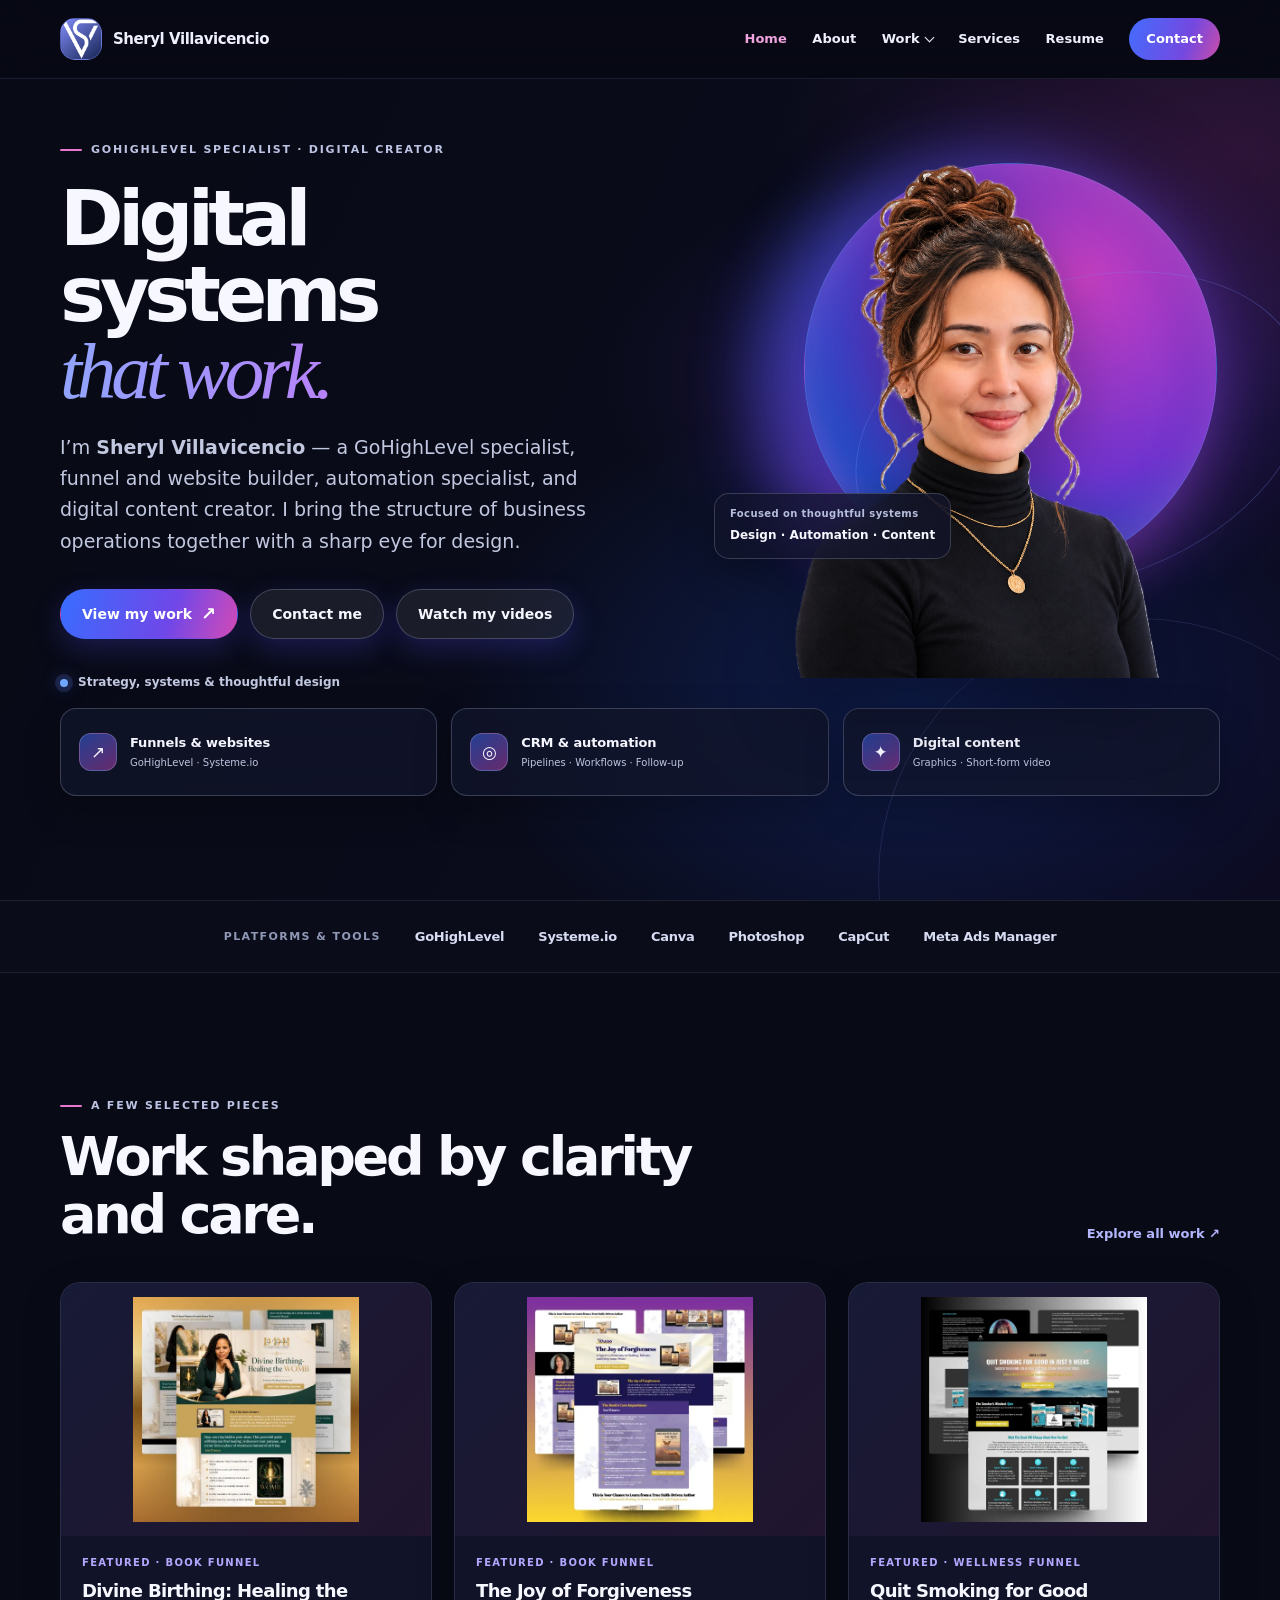
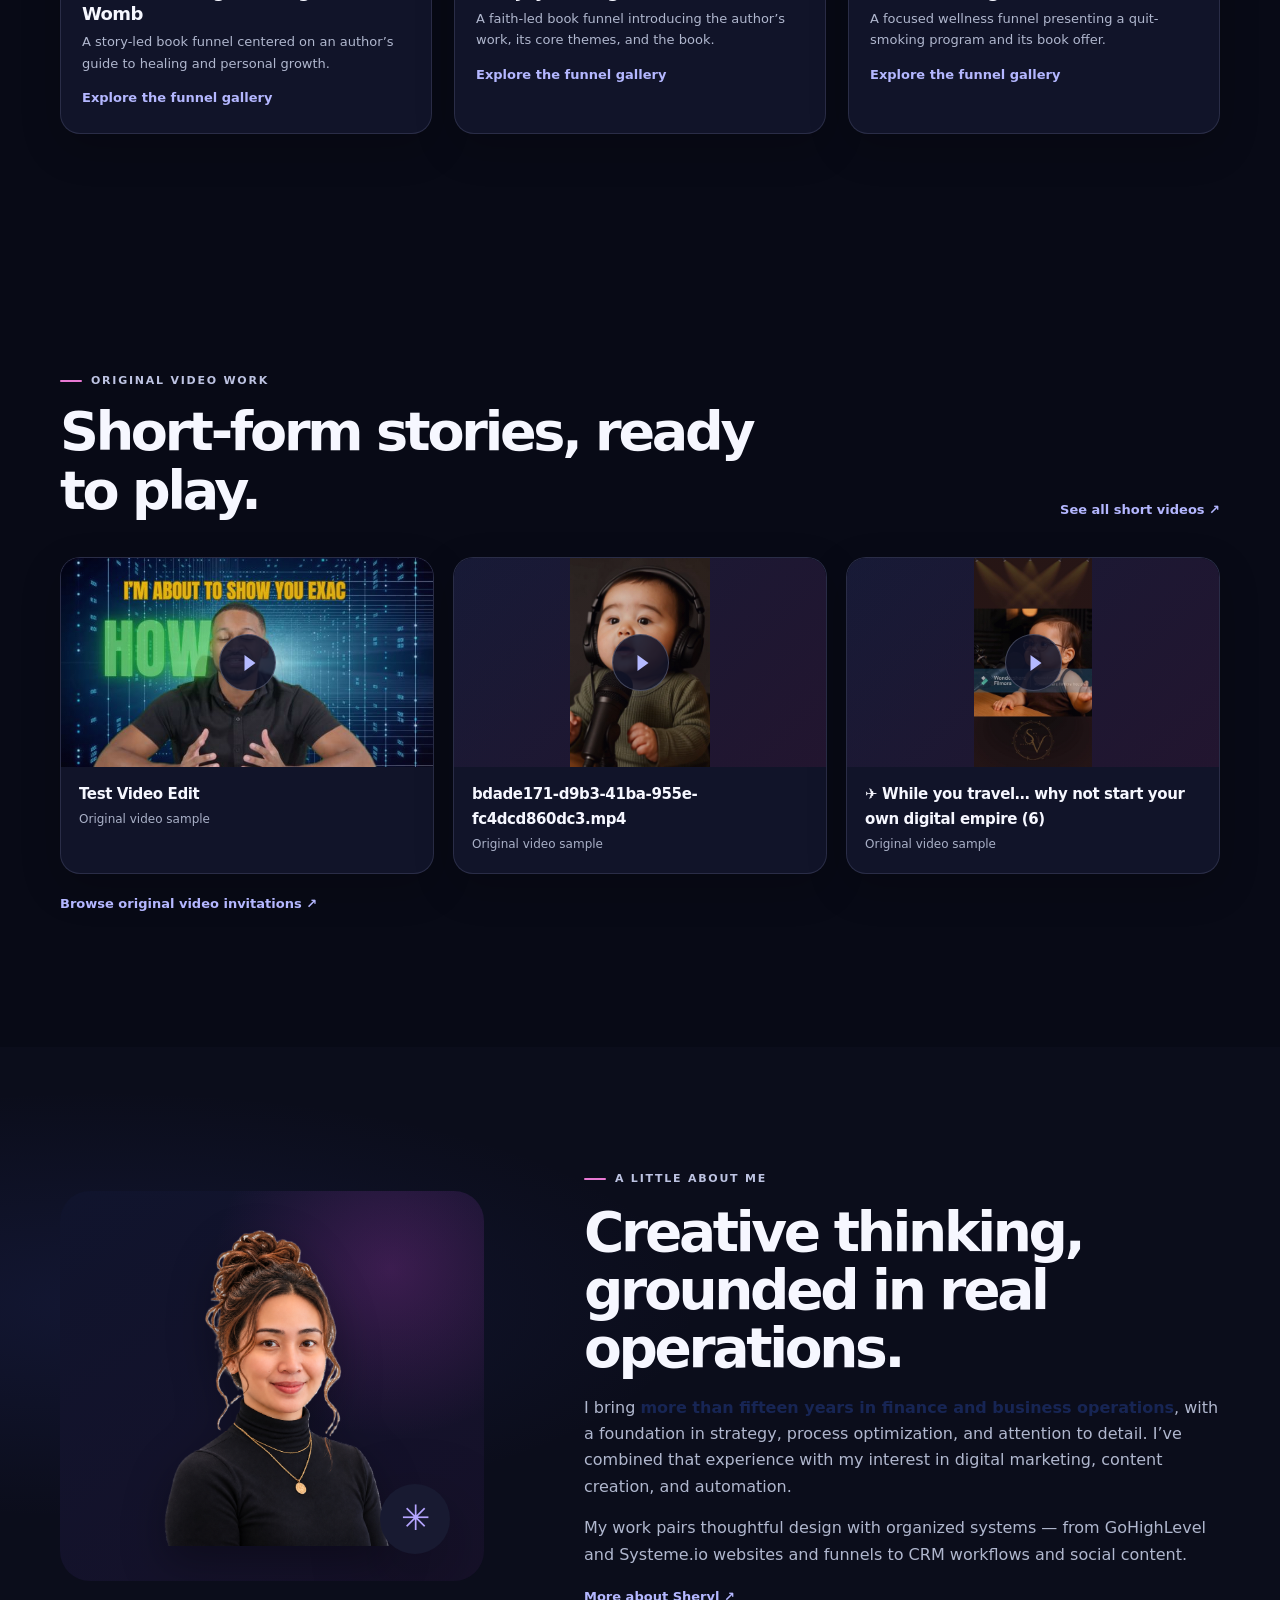
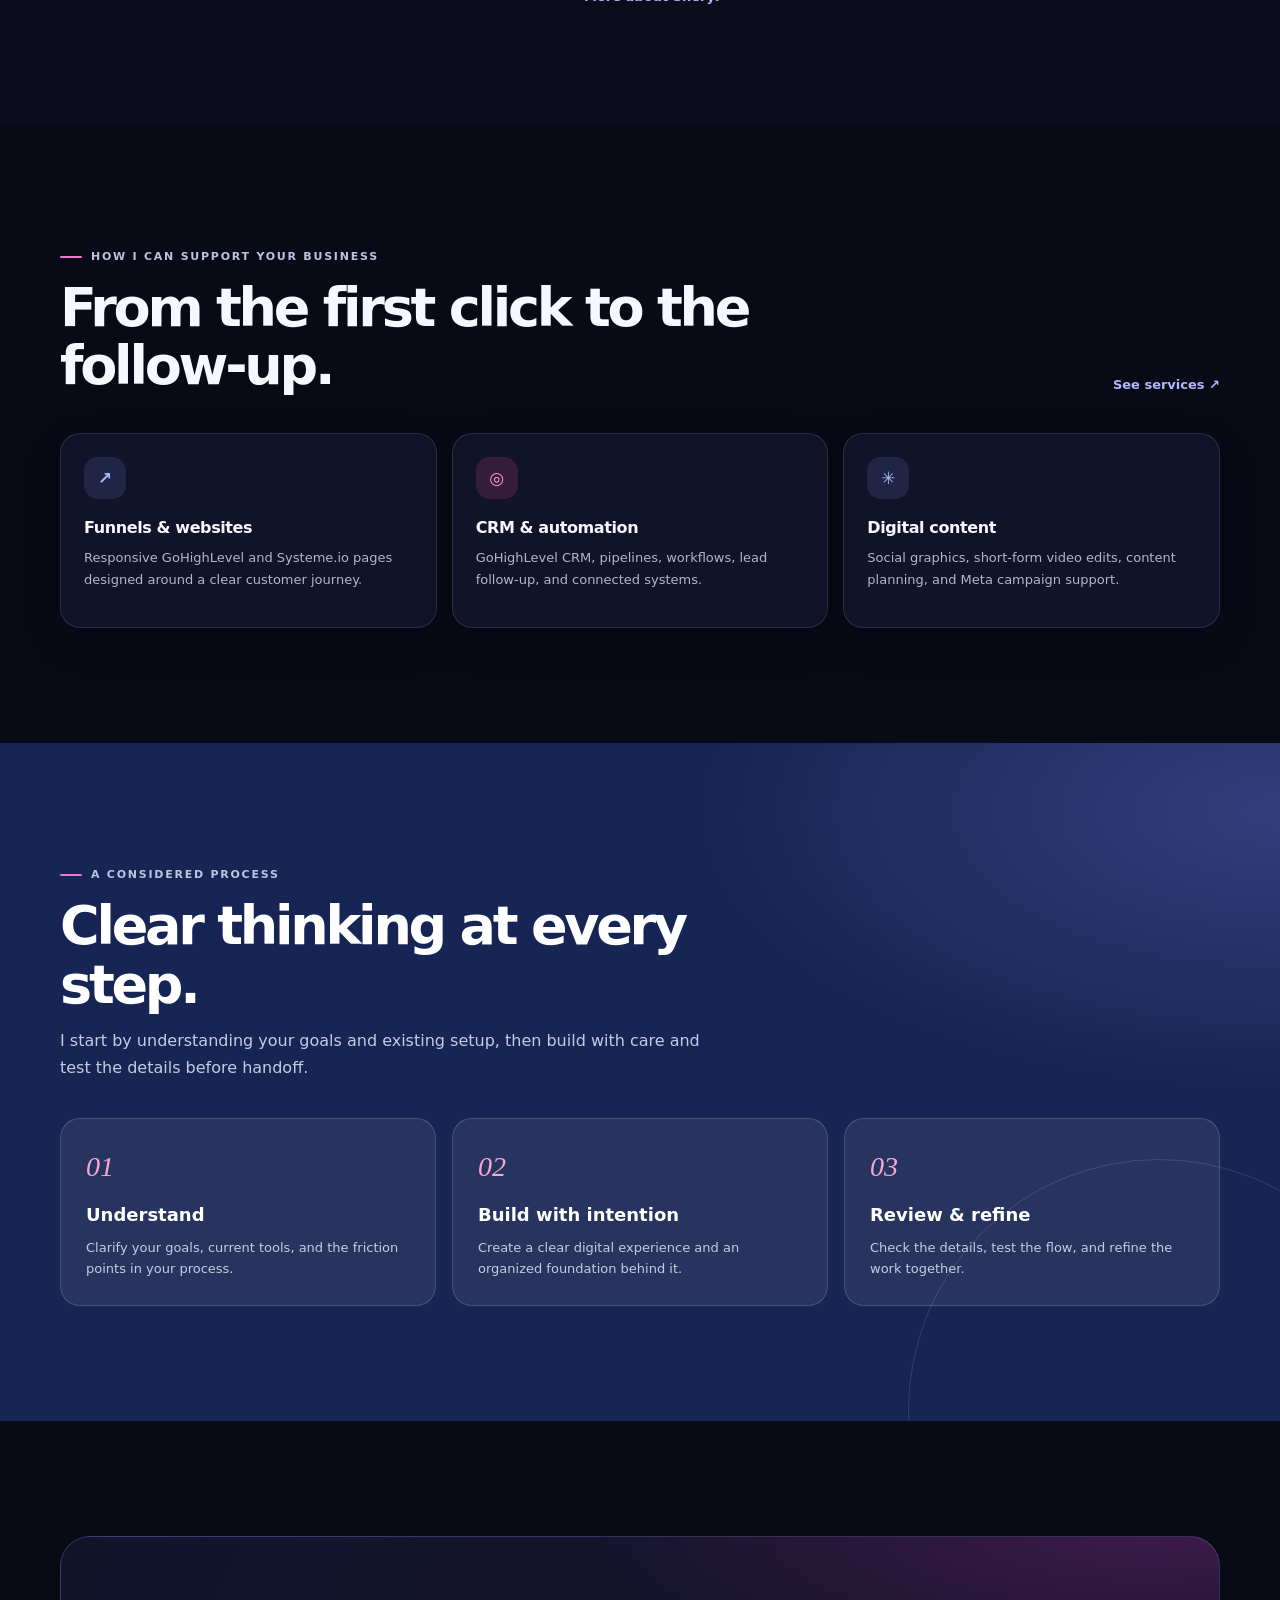
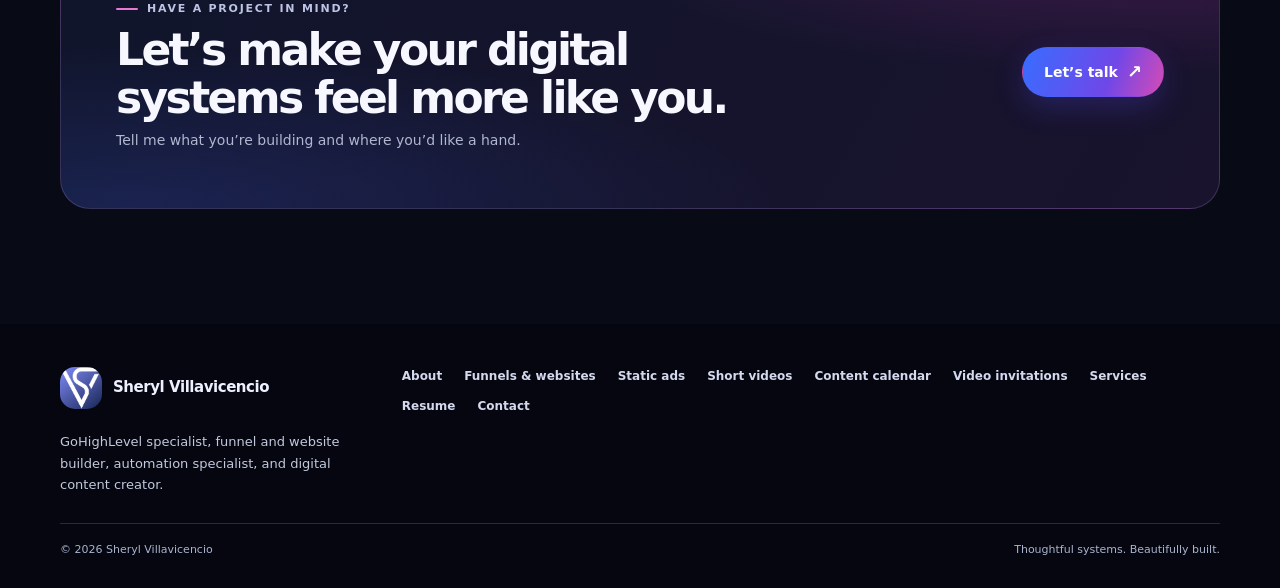
<file: index.html>
<!doctype html>
<html lang="en">
<head>
  <meta charset="utf-8">
  <meta name="viewport" content="width=device-width, initial-scale=1">
  <meta name="description" content="Sheryl Villavicencio is a GoHighLevel specialist, funnel and website builder, automation specialist, and digital content creator. Explore her verified work and services.">
  <meta name="theme-color" content="#080a18">
  <meta property="og:type" content="website">
  <meta property="og:title" content="Sheryl Villavicencio | GoHighLevel Specialist & Digital Creator">
  <meta property="og:description" content="Thoughtful GoHighLevel systems, websites, funnels, automation, and digital content.">
  <meta property="og:image" content="assets/images/profile/sheryl-avatar-uploaded.png">
  <meta name="twitter:card" content="summary_large_image">
  <meta name="twitter:title" content="Sheryl Villavicencio | GoHighLevel Specialist">
  <meta name="twitter:description" content="Explore Sheryl's websites, funnels, automation, design, and content portfolio.">
  <title>Sheryl Villavicencio | GoHighLevel Specialist & Digital Creator</title>
  <link rel="stylesheet" href="assets/css/site.css">
  <script type="application/ld+json">
  {
    "@context": "https://schema.org",
    "@type": "Person",
    "name": "Sheryl Villavicencio",
    "jobTitle": "GoHighLevel Specialist, Funnel and Website Builder, Digital Content Creator",
    "description": "Website and funnel strategist specializing in GoHighLevel and Systeme.io, CRM, automation, and digital content.",
    "email": "sherylvillavicencio16@gmail.com",
    "knowsAbout": ["GoHighLevel", "Systeme.io", "Website design", "Funnel strategy", "CRM systems", "Automation", "Social media content"]
  }
  </script>
  <script src="assets/data/portfolio-media.js"></script>
  <script defer src="assets/js/site.js"></script>
</head>
<body>
  <a class="skip-link" href="#main">Skip to content</a>
  <header class="site-header">
    <div class="container nav-shell">
      <a class="brand" href="index.html" aria-label="Sheryl Villavicencio home">
        <span class="brand-mark"><img src="assets/images/brand/sheryl-logo.webp" alt=""></span>
        <span>Sheryl Villavicencio</span>
      </a>
      <button class="menu-toggle" type="button" aria-expanded="false" aria-controls="primary-nav" aria-label="Open navigation"><span></span></button>
      <nav class="primary-nav" id="primary-nav" aria-label="Main navigation">
        <a href="index.html">Home</a><a href="about.html">About</a>
        <details class="nav-dropdown"><summary>Work</summary><div class="nav-dropdown-menu"><a href="funnels-websites.html">Funnels &amp; websites</a><a href="static-ads.html">Static ads &amp; graphic design</a><a href="short-videos.html">Short videos &amp; reels</a><a href="content-calendar.html">Content calendar</a><a href="video-invitations.html">Video invitations</a></div></details>
        <a href="services.html">Services</a><a href="resume.html">Resume</a><a class="nav-contact" href="contact.html">Contact</a>
      </nav>
    </div>
  </header>

  <main id="main">
    <section class="hero">
      <div class="container hero-grid">
        <div class="hero-copy">
          <span class="eyebrow">GoHighLevel specialist · Digital creator</span>
          <h1>Digital systems <span>that work.</span></h1>
          <p class="hero-lede">I’m <strong>Sheryl Villavicencio</strong> — a GoHighLevel specialist, funnel and website builder, automation specialist, and digital content creator. I bring the structure of business operations together with a sharp eye for design.</p>
          <div class="button-row">
            <a class="button" href="funnels-websites.html">View my work <span class="button-arrow" aria-hidden="true">↗</span></a>
            <a class="button button-secondary" href="contact.html">Contact me</a>
            <a class="button button-secondary" href="#video-work">Watch my videos</a>
          </div>
          <div class="hero-note"><span class="status-dot" aria-hidden="true"></span> Strategy, systems &amp; thoughtful design</div>
        </div>
        <div class="hero-art hero-profile-art" aria-label="Sheryl's professional profile">
          <div class="profile-orb" aria-hidden="true"></div>
          <div class="avatar-figure avatar-main">
            <img src="assets/images/profile/sheryl-avatar-uploaded.png" alt="Sheryl Villavicencio wearing a black turtleneck and gold necklace" fetchpriority="high">
          </div>
          <div class="profile-card profile-card-bottom"><span>Focused on thoughtful systems</span><strong>Design · Automation · Content</strong></div>
        </div>
      </div>
      <div class="hero-highlights" aria-label="Featured services">
        <article class="hero-highlight"><span class="highlight-icon" aria-hidden="true">↗</span><div><strong>Funnels &amp; websites</strong><span>GoHighLevel · Systeme.io</span></div></article>
        <article class="hero-highlight"><span class="highlight-icon" aria-hidden="true">◎</span><div><strong>CRM &amp; automation</strong><span>Pipelines · Workflows · Follow-up</span></div></article>
        <article class="hero-highlight"><span class="highlight-icon" aria-hidden="true">✦</span><div><strong>Digital content</strong><span>Graphics · Short-form video</span></div></article>
      </div>
    </section>

    <section class="trust-strip" aria-label="Platforms and tools">
      <div class="container trust-row">
        <span class="trust-label">Platforms &amp; tools</span>
        <span class="tool-chip">GoHighLevel</span><span class="tool-chip">Systeme.io</span><span class="tool-chip">Canva</span><span class="tool-chip">Photoshop</span><span class="tool-chip">CapCut</span><span class="tool-chip">Meta Ads Manager</span>
      </div>
    </section>

    <section class="section" id="work">
      <div class="container">
        <div class="section-heading" data-reveal>
          <div><span class="eyebrow">A few selected pieces</span><h2>Work shaped by clarity and care.</h2></div>
          <a class="section-link" href="funnels-websites.html">Explore all work <span aria-hidden="true">↗</span></a>
        </div>
        <div class="work-grid" data-featured-work></div>
      </div>
    </section>

    <section class="section" id="video-work">
      <div class="container">
        <div class="section-heading" data-reveal>
          <div><span class="eyebrow">Original video work</span><h2>Short-form stories, ready to play.</h2></div>
          <a class="section-link" href="short-videos.html">See all short videos <span aria-hidden="true">↗</span></a>
        </div>
        <div class="video-grid" data-video-gallery="reels" data-video-limit="3" aria-label="Featured original reels"></div>
        <p><a class="text-link" href="video-invitations.html">Browse original video invitations <span aria-hidden="true">↗</span></a></p>
      </div>
    </section>

    <section class="section section-soft">
      <div class="container about-grid">
        <div class="about-art profile-about-art" data-reveal>
          <img src="assets/images/profile/sheryl-avatar-uploaded.png" alt="Sheryl Villavicencio wearing a black turtleneck and gold necklace" loading="lazy">
          <span class="sparkle" aria-hidden="true">✳</span>
        </div>
        <div class="about-copy" data-reveal>
          <span class="eyebrow">A little about me</span>
          <h2>Creative thinking, grounded in real operations.</h2>
          <p>I bring <strong>more than fifteen years in finance and business operations</strong>, with a foundation in strategy, process optimization, and attention to detail. I’ve combined that experience with my interest in digital marketing, content creation, and automation.</p>
          <p>My work pairs thoughtful design with organized systems — from GoHighLevel and Systeme.io websites and funnels to CRM workflows and social content.</p>
          <a class="text-link" href="about.html">More about Sheryl <span aria-hidden="true">↗</span></a>
        </div>
      </div>
    </section>

    <section class="section">
      <div class="container">
        <div class="section-heading" data-reveal>
          <div><span class="eyebrow">How I can support your business</span><h2>From the first click to the follow-up.</h2></div>
          <a class="section-link" href="services.html">See services <span aria-hidden="true">↗</span></a>
        </div>
        <div class="services-grid">
          <article class="service-card" data-reveal><span class="service-icon" aria-hidden="true">↗</span><h3>Funnels &amp; websites</h3><p>Responsive GoHighLevel and Systeme.io pages designed around a clear customer journey.</p></article>
          <article class="service-card" data-reveal><span class="service-icon" aria-hidden="true">◎</span><h3>CRM &amp; automation</h3><p>GoHighLevel CRM, pipelines, workflows, lead follow-up, and connected systems.</p></article>
          <article class="service-card" data-reveal><span class="service-icon" aria-hidden="true">✳</span><h3>Digital content</h3><p>Social graphics, short-form video edits, content planning, and Meta campaign support.</p></article>
        </div>
      </div>
    </section>

    <section class="section section-navy">
      <div class="container">
        <div data-reveal>
          <span class="eyebrow">A considered process</span>
          <h2 class="section-title">Clear thinking at every step.</h2>
          <p style="max-width:650px;color:#c4cce1;margin:14px 0 0">I start by understanding your goals and existing setup, then build with care and test the details before handoff.</p>
        </div>
        <div class="process-grid">
          <article class="process-card" data-reveal><span class="process-number">01</span><h3>Understand</h3><p>Clarify your goals, current tools, and the friction points in your process.</p></article>
          <article class="process-card" data-reveal><span class="process-number">02</span><h3>Build with intention</h3><p>Create a clear digital experience and an organized foundation behind it.</p></article>
          <article class="process-card" data-reveal><span class="process-number">03</span><h3>Review &amp; refine</h3><p>Check the details, test the flow, and refine the work together.</p></article>
        </div>
      </div>
    </section>

    <section class="section">
      <div class="container">
        <div class="cta-panel" data-reveal>
          <div><span class="eyebrow">Have a project in mind?</span><h2>Let’s make your digital systems feel more like you.</h2><p>Tell me what you’re building and where you’d like a hand.</p></div>
          <a class="button" href="contact.html">Let’s talk <span class="button-arrow" aria-hidden="true">↗</span></a>
        </div>
      </div>
    </section>
  </main>

  <footer class="site-footer">
    <div class="container">
      <div class="footer-top">
        <div><a class="brand footer-brand" href="index.html"><span class="brand-mark"><img src="assets/images/brand/sheryl-logo.webp" alt=""></span><span>Sheryl Villavicencio</span></a><p class="footer-intro">GoHighLevel specialist, funnel and website builder, automation specialist, and digital content creator.</p></div>
        <nav class="footer-links" aria-label="Footer navigation"><a href="about.html">About</a><a href="funnels-websites.html">Funnels &amp; websites</a><a href="static-ads.html">Static ads</a><a href="short-videos.html">Short videos</a><a href="content-calendar.html">Content calendar</a><a href="video-invitations.html">Video invitations</a><a href="services.html">Services</a><a href="resume.html">Resume</a><a href="contact.html">Contact</a></nav>
      </div>
      <div class="footer-bottom"><p>© <span data-year>2026</span> Sheryl Villavicencio</p><p>Thoughtful systems. Beautifully built.</p></div>
    </div>
  </footer>
</body>
</html>
</file>
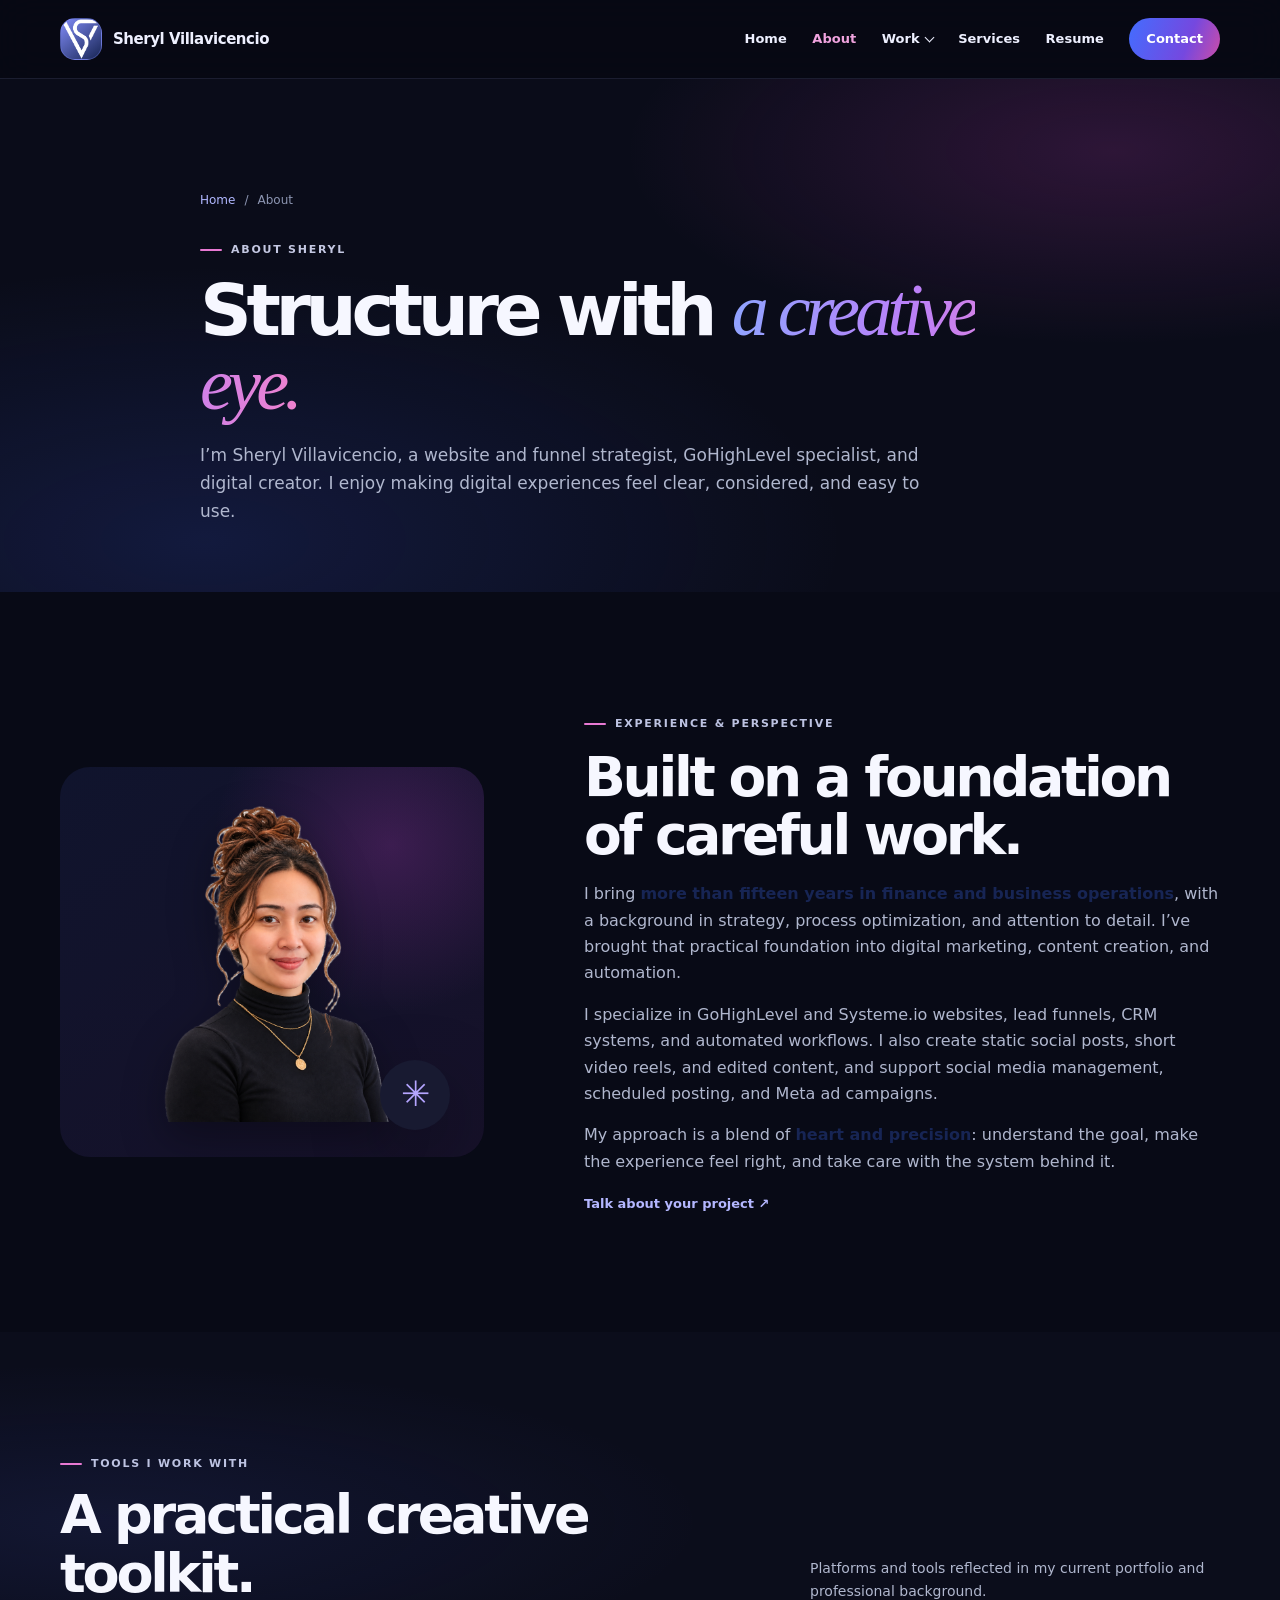
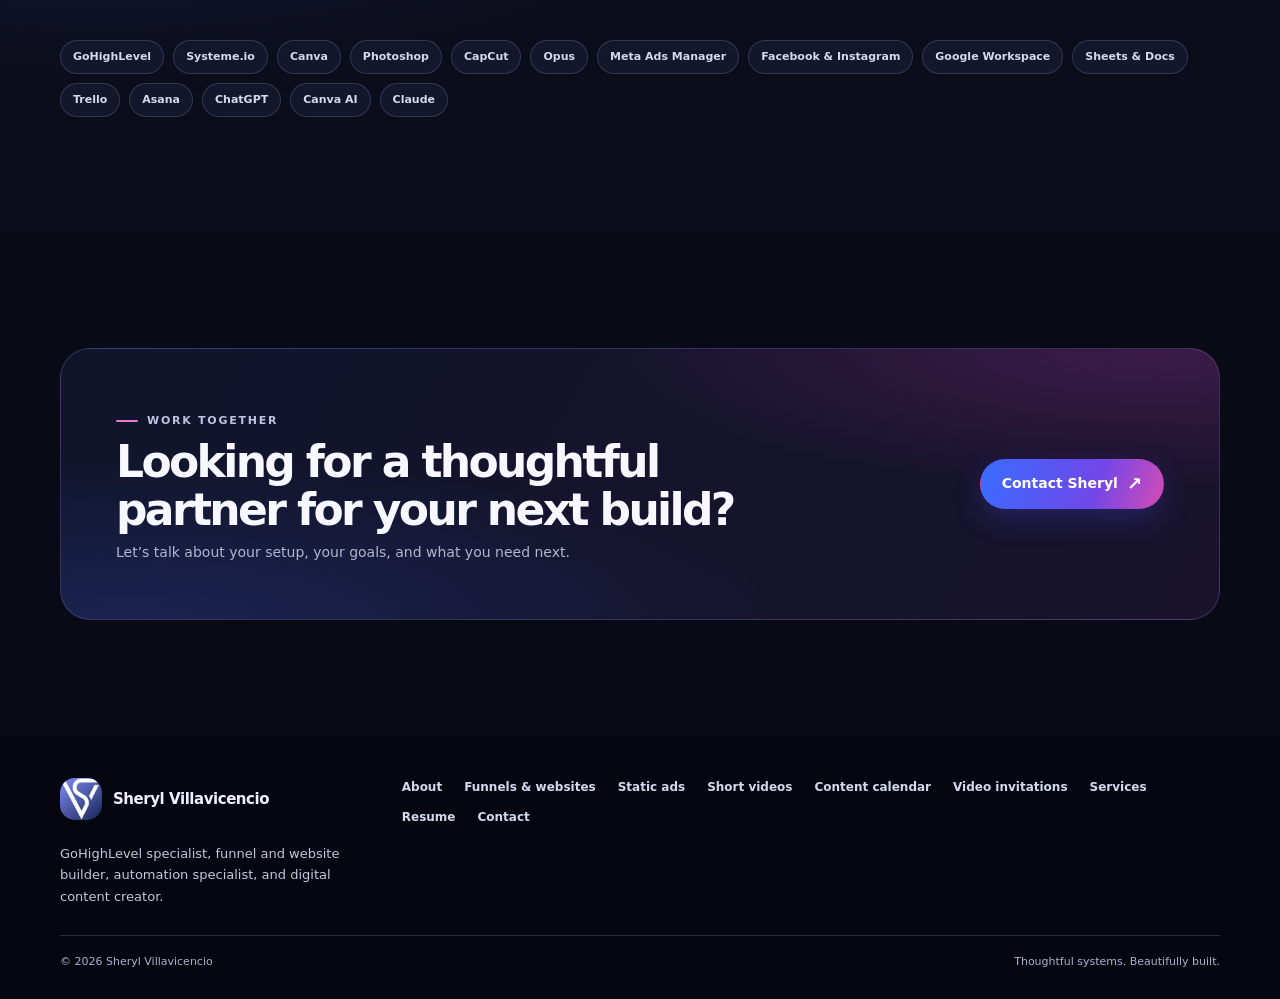
<file: about.html>
<!doctype html>
<html lang="en">
<head>
  <meta charset="utf-8">
  <meta name="viewport" content="width=device-width, initial-scale=1">
  <meta name="description" content="Meet Sheryl Villavicencio: a website and funnel strategist with more than fifteen years in finance and business operations, specializing in GoHighLevel, automation, and digital content.">
  <meta name="theme-color" content="#080a18">
  <meta property="og:type" content="website">
  <meta property="og:title" content="About Sheryl Villavicencio | GoHighLevel Specialist">
  <meta property="og:description" content="A practical, thoughtful approach to websites, funnels, automation, and creative work.">
  <meta property="og:image" content="assets/images/profile/sheryl-avatar-uploaded.png">
  <meta name="twitter:card" content="summary_large_image">
  <meta name="twitter:title" content="About Sheryl Villavicencio">
  <meta name="twitter:description" content="Learn about Sheryl's experience, tools, and approach.">
  <title>About Sheryl Villavicencio | GoHighLevel Specialist</title>
  <link rel="stylesheet" href="assets/css/site.css">
  <script src="assets/data/portfolio-media.js"></script>
  <script defer src="assets/js/site.js"></script>
</head>
<body>
  <a class="skip-link" href="#main">Skip to content</a>
  <header class="site-header"><div class="container nav-shell">
    <a class="brand" href="index.html" aria-label="Sheryl Villavicencio home"><span class="brand-mark"><img src="assets/images/brand/sheryl-logo.webp" alt=""></span><span>Sheryl Villavicencio</span></a>
    <button class="menu-toggle" type="button" aria-expanded="false" aria-controls="primary-nav" aria-label="Open navigation"><span></span></button>
    <nav class="primary-nav" id="primary-nav" aria-label="Main navigation"><a href="index.html">Home</a><a href="about.html">About</a><details class="nav-dropdown"><summary>Work</summary><div class="nav-dropdown-menu"><a href="funnels-websites.html">Funnels &amp; websites</a><a href="static-ads.html">Static ads &amp; graphic design</a><a href="short-videos.html">Short videos &amp; reels</a><a href="content-calendar.html">Content calendar</a><a href="video-invitations.html">Video invitations</a></div></details><a href="services.html">Services</a><a href="resume.html">Resume</a><a class="nav-contact" href="contact.html">Contact</a></nav>
  </div></header>
  <main id="main">
    <section class="page-hero"><div class="container">
      <nav class="breadcrumb" aria-label="Breadcrumb"><a href="index.html">Home</a><span aria-hidden="true">/</span><span>About</span></nav>
      <span class="eyebrow">About Sheryl</span>
      <h1>Structure with <span>a creative eye.</span></h1>
      <p>I’m Sheryl Villavicencio, a website and funnel strategist, GoHighLevel specialist, and digital creator. I enjoy making digital experiences feel clear, considered, and easy to use.</p>
    </div></section>
    <section class="section"><div class="container about-grid">
      <div class="about-art profile-about-art" data-reveal><img src="assets/images/profile/sheryl-avatar-uploaded.png" alt="Sheryl Villavicencio wearing a black turtleneck and gold necklace" loading="lazy"><span class="sparkle" aria-hidden="true">✳</span></div>
      <div class="about-copy" data-reveal>
        <span class="eyebrow">Experience &amp; perspective</span>
        <h2>Built on a foundation of careful work.</h2>
        <p>I bring <strong>more than fifteen years in finance and business operations</strong>, with a background in strategy, process optimization, and attention to detail. I’ve brought that practical foundation into digital marketing, content creation, and automation.</p>
        <p>I specialize in GoHighLevel and Systeme.io websites, lead funnels, CRM systems, and automated workflows. I also create static social posts, short video reels, and edited content, and support social media management, scheduled posting, and Meta ad campaigns.</p>
        <p>My approach is a blend of <strong>heart and precision</strong>: understand the goal, make the experience feel right, and take care with the system behind it.</p>
        <a class="text-link" href="contact.html">Talk about your project <span aria-hidden="true">↗</span></a>
      </div>
    </div></section>
    <section class="section section-soft"><div class="container">
      <div class="section-heading" data-reveal><div><span class="eyebrow">Tools I work with</span><h2>A practical creative toolkit.</h2></div><p>Platforms and tools reflected in my current portfolio and professional background.</p></div>
      <ul class="expertise-list" aria-label="Platforms and tools">
        <li>GoHighLevel</li><li>Systeme.io</li><li>Canva</li><li>Photoshop</li><li>CapCut</li><li>Opus</li><li>Meta Ads Manager</li><li>Facebook &amp; Instagram</li><li>Google Workspace</li><li>Sheets &amp; Docs</li><li>Trello</li><li>Asana</li><li>ChatGPT</li><li>Canva AI</li><li>Claude</li>
      </ul>
    </div></section>
    <section class="section"><div class="container"><div class="cta-panel" data-reveal><div><span class="eyebrow">Work together</span><h2>Looking for a thoughtful partner for your next build?</h2><p>Let’s talk about your setup, your goals, and what you need next.</p></div><a class="button" href="contact.html">Contact Sheryl <span class="button-arrow" aria-hidden="true">↗</span></a></div></div></section>
  </main>
  <footer class="site-footer"><div class="container"><div class="footer-top"><div><a class="brand footer-brand" href="index.html"><span class="brand-mark"><img src="assets/images/brand/sheryl-logo.webp" alt=""></span><span>Sheryl Villavicencio</span></a><p class="footer-intro">GoHighLevel specialist, funnel and website builder, automation specialist, and digital content creator.</p></div><nav class="footer-links" aria-label="Footer navigation"><a href="about.html">About</a><a href="funnels-websites.html">Funnels &amp; websites</a><a href="static-ads.html">Static ads</a><a href="short-videos.html">Short videos</a><a href="content-calendar.html">Content calendar</a><a href="video-invitations.html">Video invitations</a><a href="services.html">Services</a><a href="resume.html">Resume</a><a href="contact.html">Contact</a></nav></div><div class="footer-bottom"><p>© <span data-year>2026</span> Sheryl Villavicencio</p><p>Thoughtful systems. Beautifully built.</p></div></div></footer>
</body>
</html>
</file>
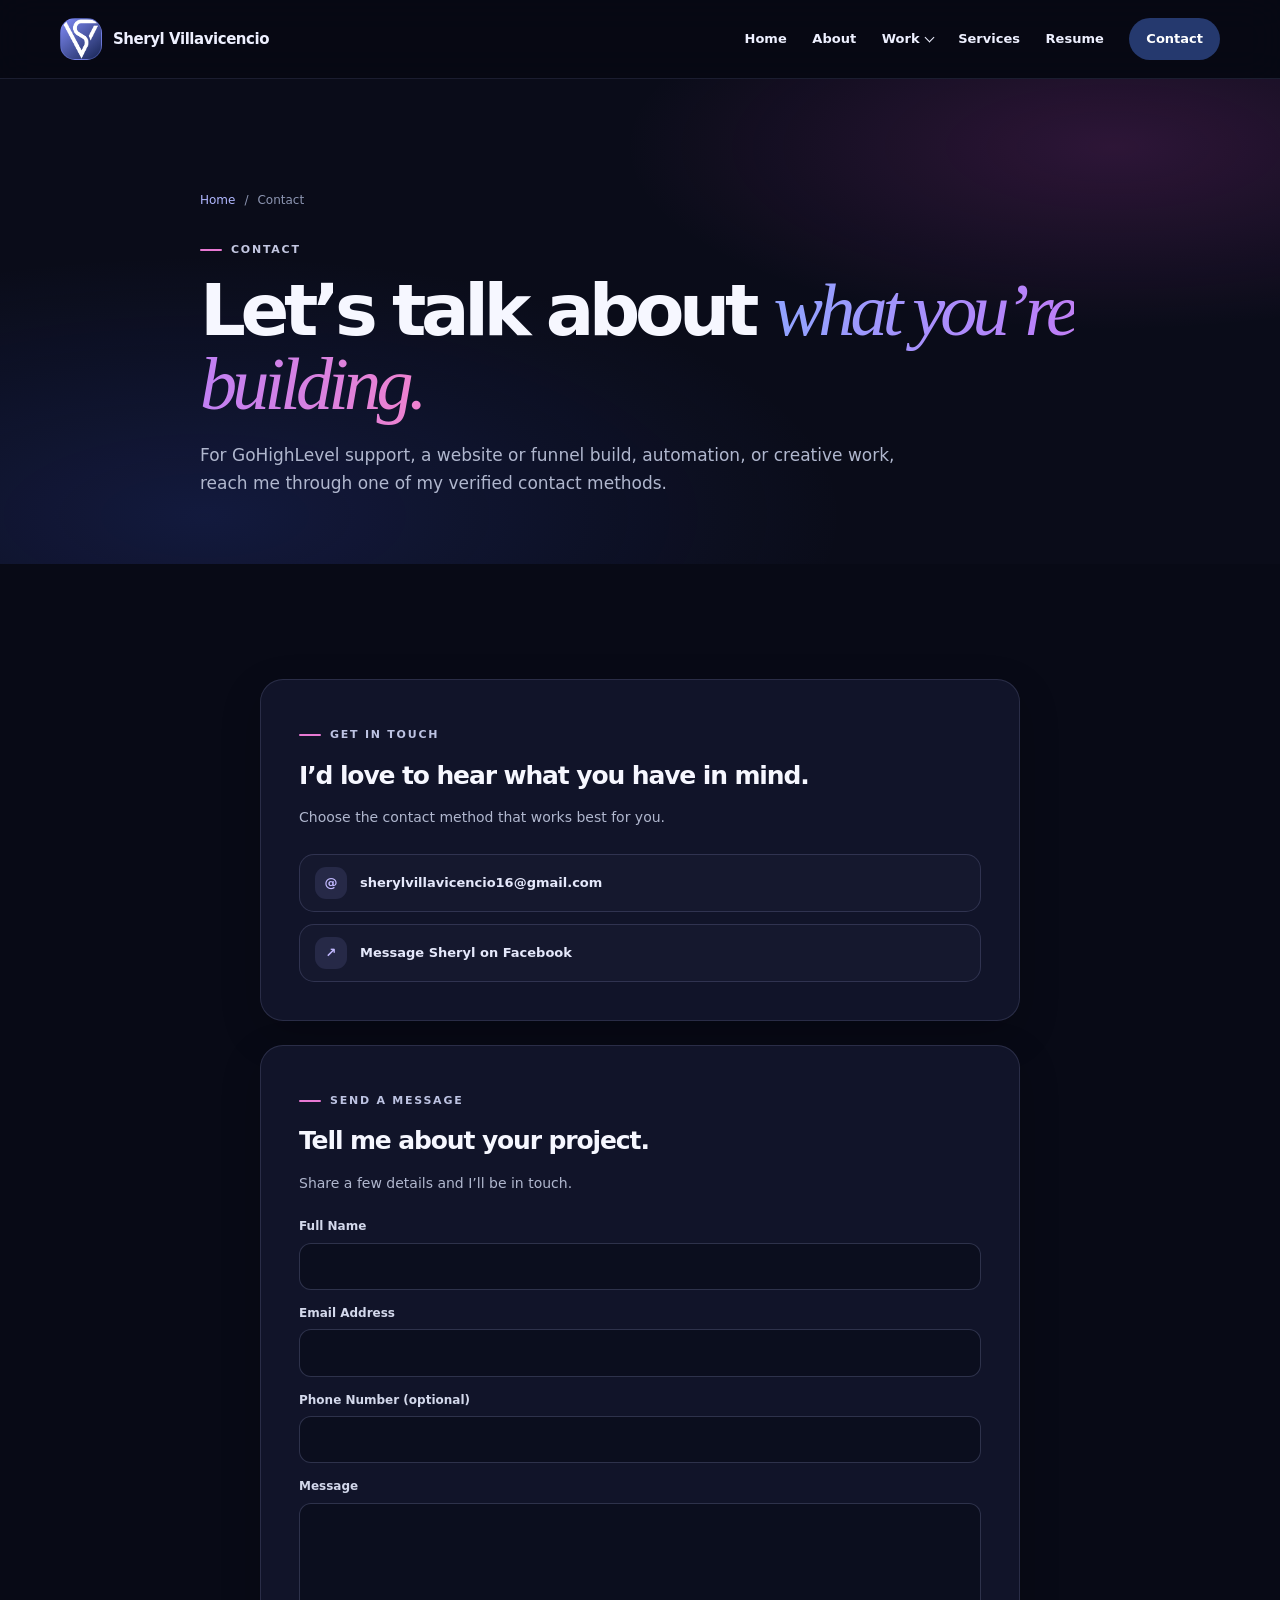
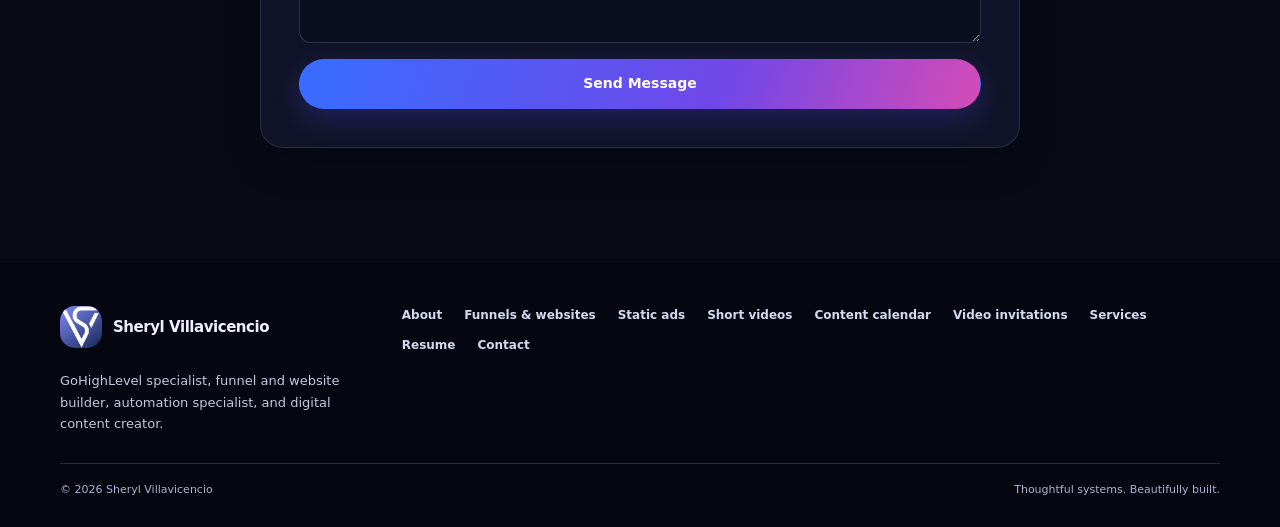
<file: contact.html>
<!doctype html>
<html lang="en">
<head>
  <meta charset="utf-8">
  <meta name="viewport" content="width=device-width, initial-scale=1">
  <meta name="description" content="Contact GoHighLevel specialist and digital creator Sheryl Villavicencio by email or Facebook Messenger about websites, funnels, automation, and content.">
  <meta name="theme-color" content="#172554">
  <meta property="og:type" content="website">
  <meta property="og:title" content="Contact Sheryl Villavicencio">
  <meta property="og:description" content="Get in touch with Sheryl about GoHighLevel, websites, funnels, automation, or digital content.">
  <meta property="og:image" content="assets/images/brand/sheryl-logo.webp">
  <meta name="twitter:card" content="summary_large_image">
  <meta name="twitter:title" content="Contact Sheryl Villavicencio">
  <meta name="twitter:description" content="Use Sheryl's verified email or Messenger contact.">
  <title>Contact Sheryl Villavicencio | GoHighLevel Specialist</title>
  <link rel="stylesheet" href="assets/css/site.css">
  <script src="assets/data/portfolio-media.js"></script>
  <script defer src="assets/js/site.js"></script>
</head>
<body>
  <a class="skip-link" href="#main">Skip to content</a>
  <header class="site-header"><div class="container nav-shell">
    <a class="brand" href="index.html" aria-label="Sheryl Villavicencio home"><span class="brand-mark"><img src="assets/images/brand/sheryl-logo.webp" alt=""></span><span>Sheryl Villavicencio</span></a>
    <button class="menu-toggle" type="button" aria-expanded="false" aria-controls="primary-nav" aria-label="Open navigation"><span></span></button>
    <nav class="primary-nav" id="primary-nav" aria-label="Main navigation"><a href="index.html">Home</a><a href="about.html">About</a><details class="nav-dropdown"><summary>Work</summary><div class="nav-dropdown-menu"><a href="funnels-websites.html">Funnels &amp; websites</a><a href="static-ads.html">Static ads &amp; graphic design</a><a href="short-videos.html">Short videos &amp; reels</a><a href="content-calendar.html">Content calendar</a><a href="video-invitations.html">Video invitations</a></div></details><a href="services.html">Services</a><a href="resume.html">Resume</a><a class="nav-contact" href="contact.html">Contact</a></nav>
  </div></header>
  <main id="main">
    <section class="page-hero"><div class="container">
      <nav class="breadcrumb" aria-label="Breadcrumb"><a href="index.html">Home</a><span aria-hidden="true">/</span><span>Contact</span></nav>
      <span class="eyebrow">Contact</span>
      <h1>Let’s talk about <span>what you’re building.</span></h1>
      <p>For GoHighLevel support, a website or funnel build, automation, or creative work, reach me through one of my verified contact methods.</p>
    </div></section>
    <section class="section"><div class="container contact-grid">
      <section class="contact-card" aria-labelledby="contact-direct-title" data-reveal>
        <span class="eyebrow">Get in touch</span>
        <h2 id="contact-direct-title">I’d love to hear what you have in mind.</h2>
        <p>Choose the contact method that works best for you.</p>
        <div class="contact-methods">
          <a class="contact-method" href="mailto:sherylvillavicencio16@gmail.com"><span aria-hidden="true">@</span><span>sherylvillavicencio16@gmail.com</span></a>
          <a class="contact-method" href="https://m.me/SherylVGHLSpecialistSMM" target="_blank" rel="noopener noreferrer"><span aria-hidden="true">↗</span><span>Message Sheryl on Facebook</span></a>
        </div>
      </section>
      <form
  class="form-card"
  action="https://script.google.com/macros/s/AKfycbzs72ni4lg0A4I27q4oU_RZDPyYgYDcD5Ynh2UKljcgV4MfZ8lju-qWUzyaFyC1rwuEFQ/exec"
  method="POST"
  target="submission-frame"
  aria-labelledby="contact-form-title"
  data-reveal
>
<input type="hidden" name="submissionId" id="submissionId">
<span class="eyebrow">Send a message</span>
        <h2 id="contact-form-title">Tell me about your project.</h2>
        <p>Share a few details and I’ll be in touch.</p>
        <div class="form-fields">
          <div class="field">
            <label for="contact-name">Full Name</label>
            <input id="contact-name" name="name" type="text" autocomplete="name" required>
          </div>
          <div class="field">
            <label for="contact-email">Email Address</label>
            <input id="contact-email" name="email" type="email" autocomplete="email" required>
          </div>
          <div class="field">
            <label for="contact-phone">Phone Number <span>(optional)</span></label>
            <input id="contact-phone" name="phone" type="tel" autocomplete="tel">
          </div>
          <div class="field">
            <label for="contact-message">Message</label>
            <textarea id="contact-message" name="message" rows="5" required></textarea>
          </div>
          <input
  type="text"
  name="website"
  value=""
  hidden
  tabindex="-1"
  autocomplete="off"
  aria-hidden="true"
>
          <button class="button" type="submit">Send Message</button>
        </div>
      </form>
      <iframe
  name="submission-frame"
  id="submission-frame"
  style="display: none;"
  title="Form submission"
></iframe>
<script>
  const form = document.querySelector(".form-card");
  const submissionFrame = document.getElementById("submission-frame");

  let formSubmitted = false;

form.addEventListener("submit", () => {
  document.getElementById("submissionId").value =
    crypto.randomUUID();

  formSubmitted = true;
});

  submissionFrame.addEventListener("load", function () {
    if (formSubmitted) {
      window.location.href = "thank-you.html";
    }
  });
</script>
    </div></section>
  </main>
  <footer class="site-footer"><div class="container"><div class="footer-top"><div><a class="brand footer-brand" href="index.html"><span class="brand-mark"><img src="assets/images/brand/sheryl-logo.webp" alt=""></span><span>Sheryl Villavicencio</span></a><p class="footer-intro">GoHighLevel specialist, funnel and website builder, automation specialist, and digital content creator.</p></div><nav class="footer-links" aria-label="Footer navigation"><a href="about.html">About</a><a href="funnels-websites.html">Funnels &amp; websites</a><a href="static-ads.html">Static ads</a><a href="short-videos.html">Short videos</a><a href="content-calendar.html">Content calendar</a><a href="video-invitations.html">Video invitations</a><a href="services.html">Services</a><a href="resume.html">Resume</a><a href="contact.html">Contact</a></nav></div><div class="footer-bottom"><p>© <span data-year>2026</span> Sheryl Villavicencio</p><p>Thoughtful systems. Beautifully built.</p></div></div></footer>
</body>
</html>
</file>
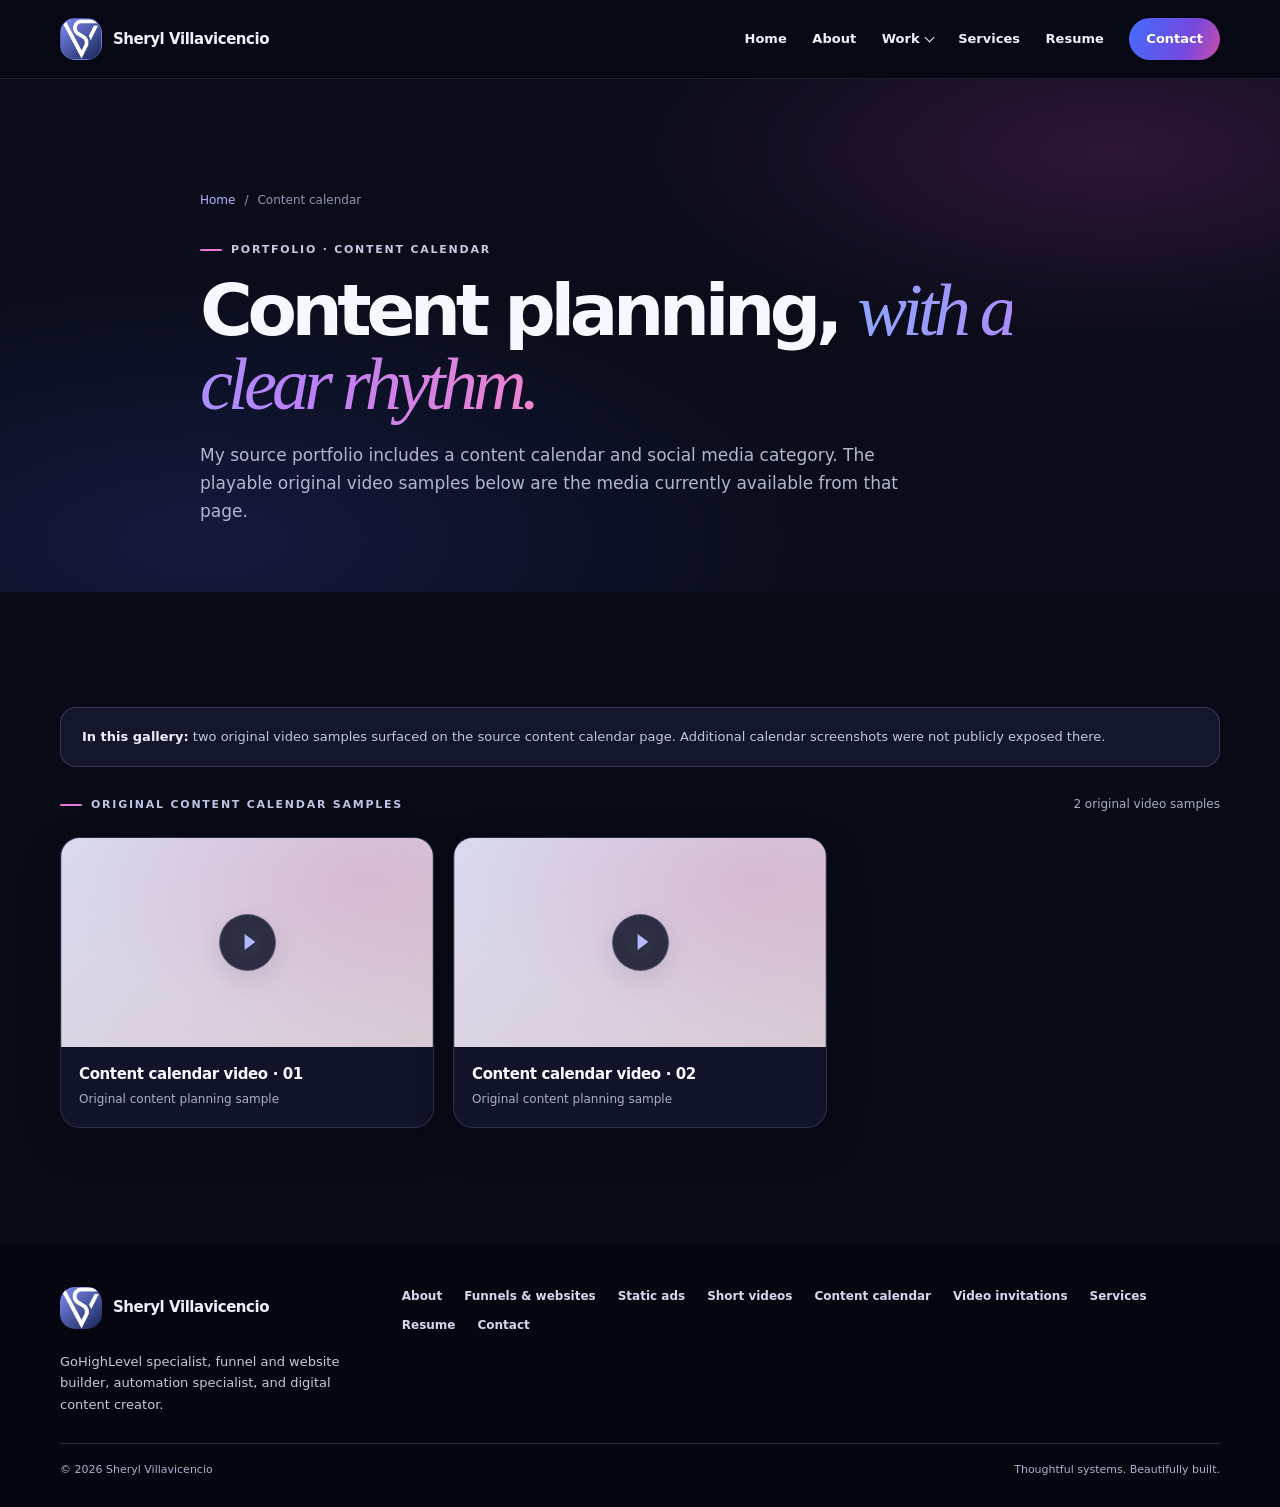
<file: content-calendar.html>
<!doctype html>
<html lang="en">
<head>
  <meta charset="utf-8">
  <meta name="viewport" content="width=device-width, initial-scale=1">
  <meta name="description" content="Explore original content planning and social media work in Sheryl Villavicencio's content calendar portfolio, with playable source samples.">
  <meta name="theme-color" content="#172554">
  <meta property="og:type" content="website">
  <meta property="og:title" content="Content Calendar & Social Media | Sheryl Villavicencio">
  <meta property="og:description" content="Content planning and social media samples from Sheryl's portfolio.">
  <meta property="og:image" content="assets/images/brand/sheryl-logo.webp">
  <meta name="twitter:card" content="summary_large_image">
  <meta name="twitter:title" content="Content Calendar & Social Media | Sheryl Villavicencio">
  <meta name="twitter:description" content="Explore content planning work and original video samples.">
  <title>Content Calendar &amp; Social Media | Sheryl Villavicencio</title>
  <link rel="stylesheet" href="assets/css/site.css">
  <script src="assets/data/portfolio-media.js"></script>
  <script defer src="assets/js/site.js"></script>
</head>
<body>
  <a class="skip-link" href="#main">Skip to content</a>
  <header class="site-header"><div class="container nav-shell">
    <a class="brand" href="index.html" aria-label="Sheryl Villavicencio home"><span class="brand-mark"><img src="assets/images/brand/sheryl-logo.webp" alt=""></span><span>Sheryl Villavicencio</span></a>
    <button class="menu-toggle" type="button" aria-expanded="false" aria-controls="primary-nav" aria-label="Open navigation"><span></span></button>
    <nav class="primary-nav" id="primary-nav" aria-label="Main navigation"><a href="index.html">Home</a><a href="about.html">About</a><details class="nav-dropdown"><summary>Work</summary><div class="nav-dropdown-menu"><a href="funnels-websites.html">Funnels &amp; websites</a><a href="static-ads.html">Static ads &amp; graphic design</a><a href="short-videos.html">Short videos &amp; reels</a><a href="content-calendar.html">Content calendar</a><a href="video-invitations.html">Video invitations</a></div></details><a href="services.html">Services</a><a href="resume.html">Resume</a><a class="nav-contact" href="contact.html">Contact</a></nav>
  </div></header>
  <main id="main">
    <section class="page-hero"><div class="container">
      <nav class="breadcrumb" aria-label="Breadcrumb"><a href="index.html">Home</a><span aria-hidden="true">/</span><span>Content calendar</span></nav>
      <span class="eyebrow">Portfolio · Content calendar</span>
      <h1>Content planning, <span>with a clear rhythm.</span></h1>
      <p>My source portfolio includes a content calendar and social media category. The playable original video samples below are the media currently available from that page.</p>
    </div></section>
    <section class="section"><div class="container">
      <div class="notice" style="margin-bottom:28px"><strong>In this gallery:</strong> two original video samples surfaced on the source content calendar page. Additional calendar screenshots were not publicly exposed there.</div>
      <div class="gallery-toolbar"><span class="eyebrow">Original content calendar samples</span><span class="gallery-count" data-gallery-count>Loading video samples…</span></div>
      <div class="video-grid" data-video-gallery="calendar" aria-label="Content calendar video samples"></div>
    </div></section>
  </main>
  <footer class="site-footer"><div class="container"><div class="footer-top"><div><a class="brand footer-brand" href="index.html"><span class="brand-mark"><img src="assets/images/brand/sheryl-logo.webp" alt=""></span><span>Sheryl Villavicencio</span></a><p class="footer-intro">GoHighLevel specialist, funnel and website builder, automation specialist, and digital content creator.</p></div><nav class="footer-links" aria-label="Footer navigation"><a href="about.html">About</a><a href="funnels-websites.html">Funnels &amp; websites</a><a href="static-ads.html">Static ads</a><a href="short-videos.html">Short videos</a><a href="content-calendar.html">Content calendar</a><a href="video-invitations.html">Video invitations</a><a href="services.html">Services</a><a href="resume.html">Resume</a><a href="contact.html">Contact</a></nav></div><div class="footer-bottom"><p>© <span data-year>2026</span> Sheryl Villavicencio</p><p>Thoughtful systems. Beautifully built.</p></div></div></footer>
</body>
</html>
</file>
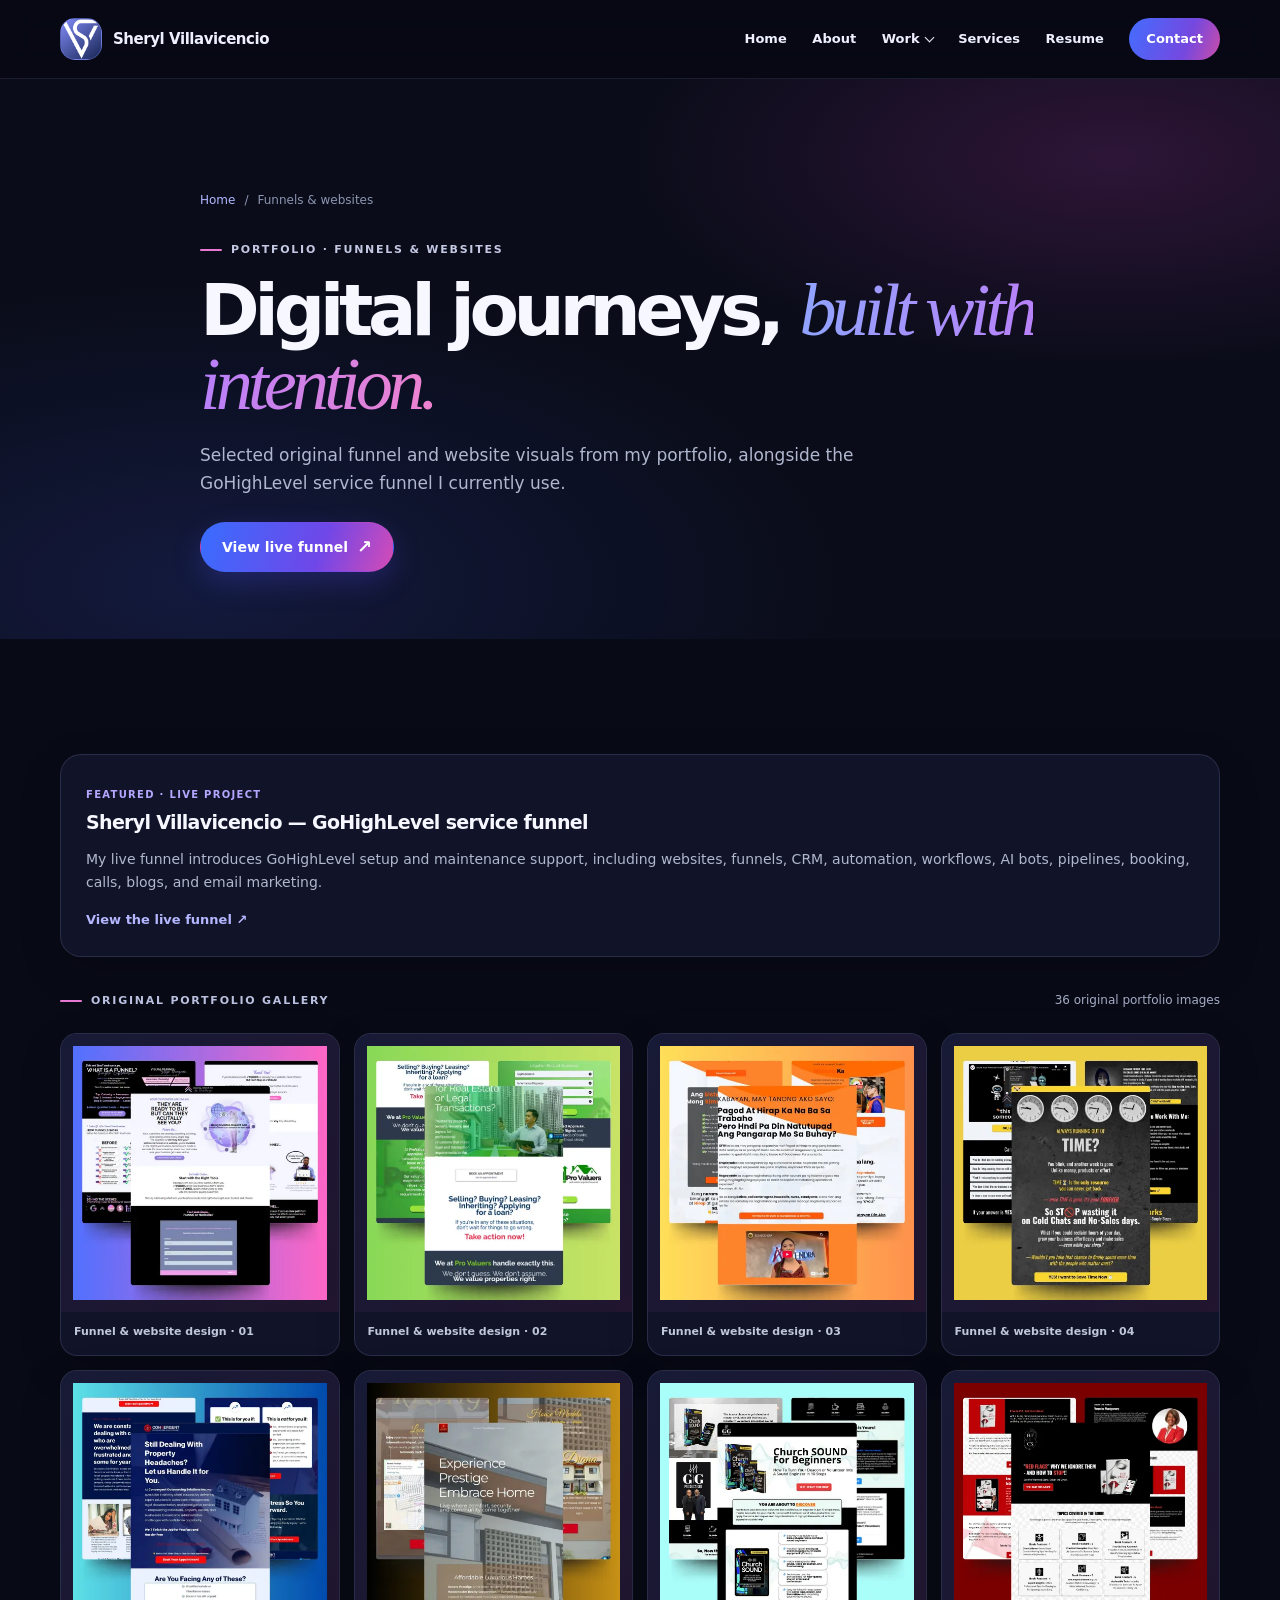
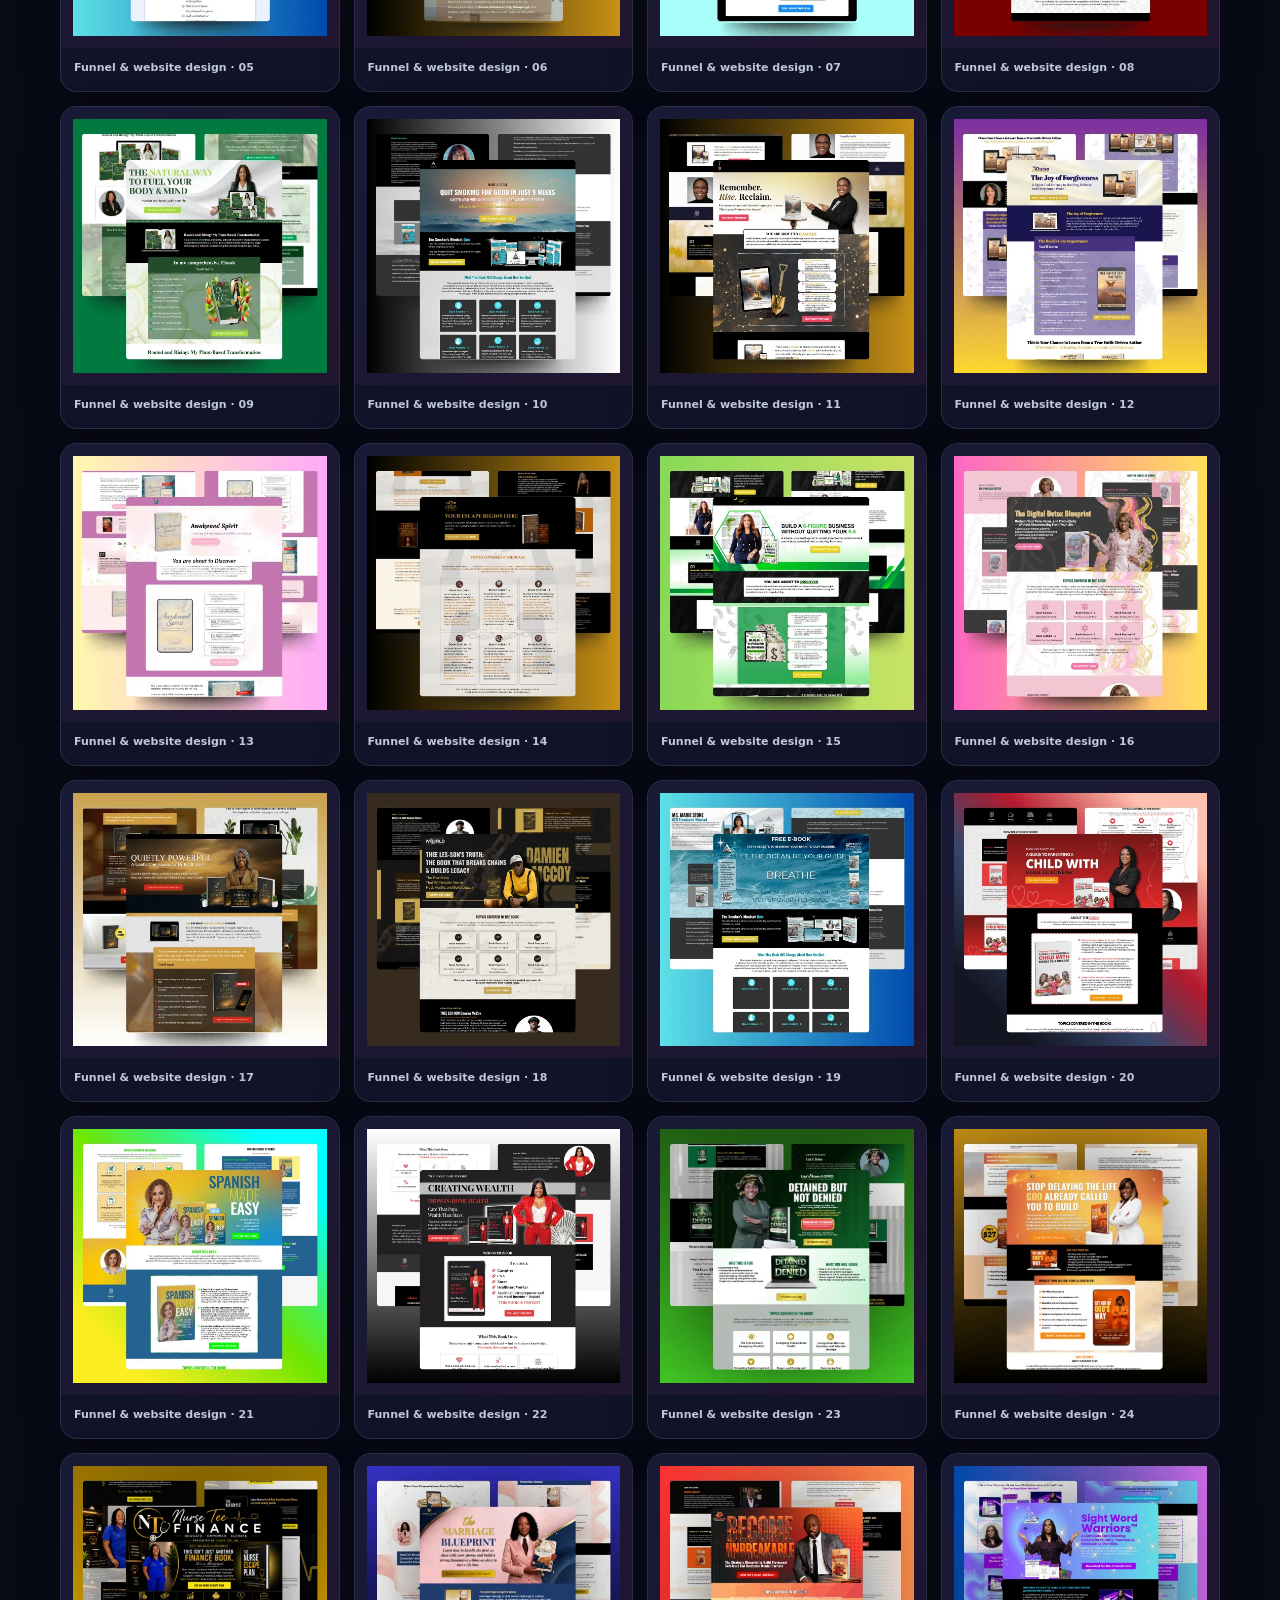
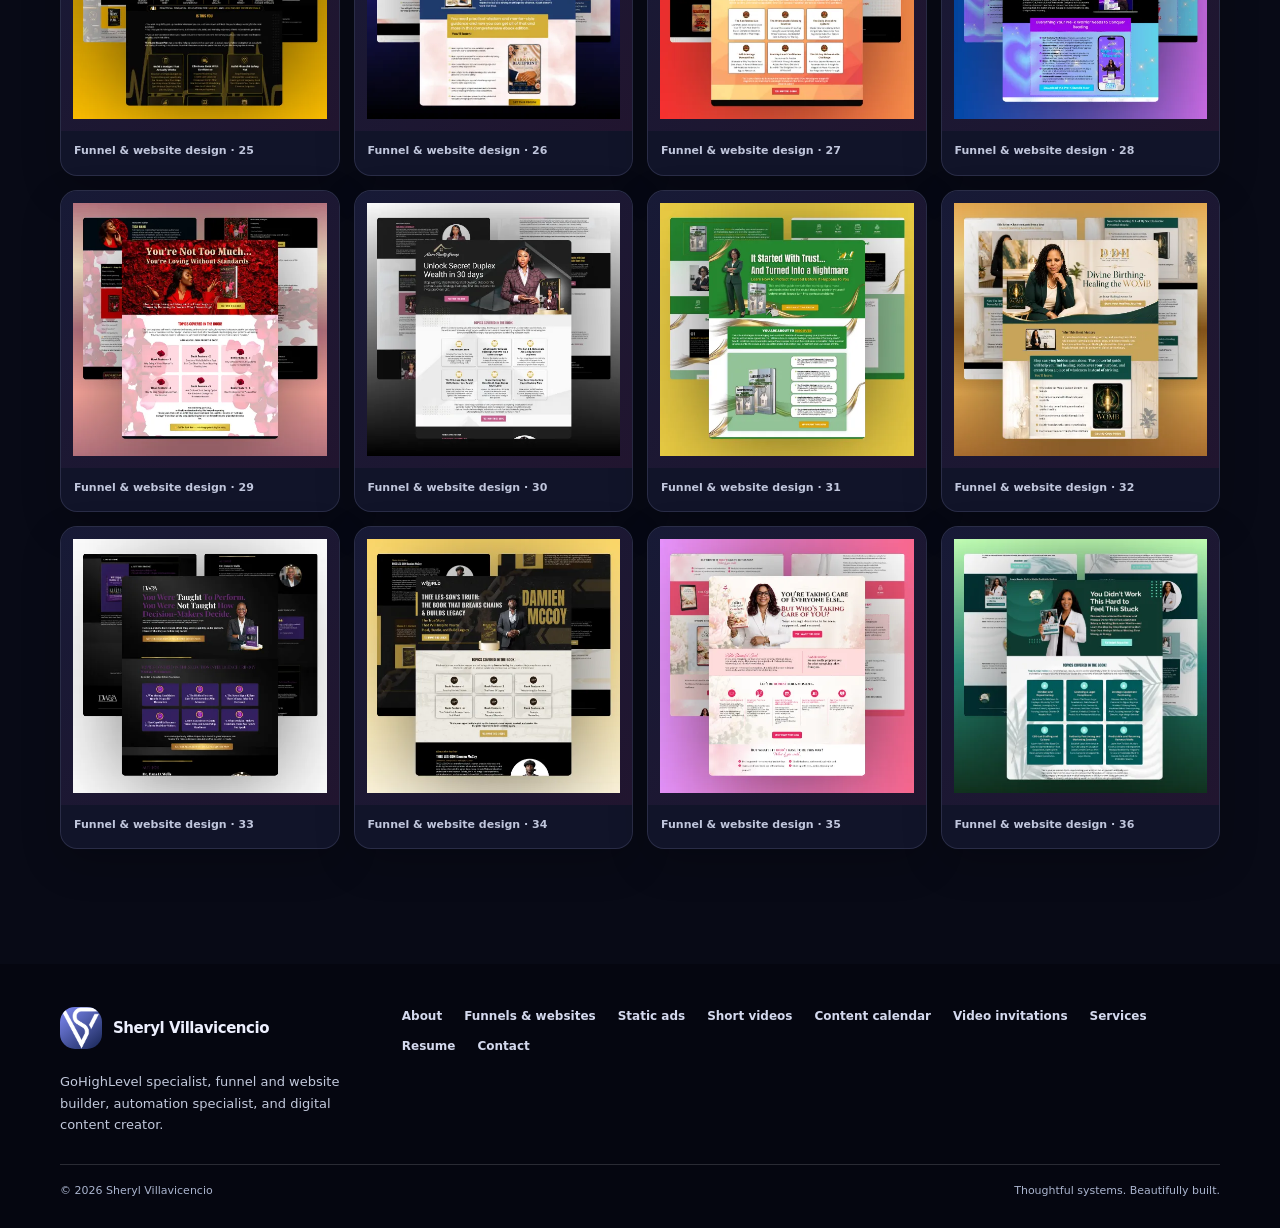
<file: funnels-websites.html>
<!doctype html>
<html lang="en">
<head>
  <meta charset="utf-8">
  <meta name="viewport" content="width=device-width, initial-scale=1">
  <meta name="description" content="Explore Sheryl Villavicencio's original funnel and website portfolio, including her live GoHighLevel service funnel and selected visual work.">
  <meta name="theme-color" content="#172554">
  <meta property="og:type" content="website">
  <meta property="og:title" content="Funnels & Websites | Sheryl Villavicencio">
  <meta property="og:description" content="Original funnel and website portfolio work by GoHighLevel specialist Sheryl Villavicencio.">
  <meta property="og:image" content="assets/images/funnels-websites/6a4921461bf938e547f4114a.webp">
  <meta name="twitter:card" content="summary_large_image">
  <meta name="twitter:title" content="Funnels & Websites | Sheryl Villavicencio">
  <meta name="twitter:description" content="Explore verified funnel and website portfolio work.">
  <title>Funnels &amp; Websites | Sheryl Villavicencio</title>
  <link rel="stylesheet" href="assets/css/site.css">
  <script src="assets/data/portfolio-media.js"></script>
  <script defer src="assets/js/site.js"></script>
</head>
<body>
  <a class="skip-link" href="#main">Skip to content</a>
  <header class="site-header"><div class="container nav-shell">
    <a class="brand" href="index.html" aria-label="Sheryl Villavicencio home"><span class="brand-mark"><img src="assets/images/brand/sheryl-logo.webp" alt=""></span><span>Sheryl Villavicencio</span></a>
    <button class="menu-toggle" type="button" aria-expanded="false" aria-controls="primary-nav" aria-label="Open navigation"><span></span></button>
    <nav class="primary-nav" id="primary-nav" aria-label="Main navigation"><a href="index.html">Home</a><a href="about.html">About</a><details class="nav-dropdown"><summary>Work</summary><div class="nav-dropdown-menu"><a href="funnels-websites.html">Funnels &amp; websites</a><a href="static-ads.html">Static ads &amp; graphic design</a><a href="short-videos.html">Short videos &amp; reels</a><a href="content-calendar.html">Content calendar</a><a href="video-invitations.html">Video invitations</a></div></details><a href="services.html">Services</a><a href="resume.html">Resume</a><a class="nav-contact" href="contact.html">Contact</a></nav>
  </div></header>
  <main id="main">
    <section class="page-hero"><div class="container">
      <nav class="breadcrumb" aria-label="Breadcrumb"><a href="index.html">Home</a><span aria-hidden="true">/</span><span>Funnels &amp; websites</span></nav>
      <span class="eyebrow">Portfolio · Funnels &amp; websites</span>
      <h1>Digital journeys, <span>built with intention.</span></h1>
      <p>Selected original funnel and website visuals from my portfolio, alongside the GoHighLevel service funnel I currently use.</p>
      <div class="button-row"><a class="button" href="https://sherylvillavicencio.com/" target="_blank" rel="noopener noreferrer">View live funnel <span class="button-arrow" aria-hidden="true">↗</span></a></div>
    </div></section>
    <section class="section"><div class="container">
      <article class="detail-card" style="margin-bottom:34px" data-reveal>
        <span class="work-meta">Featured · Live project</span>
        <h2>Sheryl Villavicencio — GoHighLevel service funnel</h2>
        <p>My live funnel introduces GoHighLevel setup and maintenance support, including websites, funnels, CRM, automation, workflows, AI bots, pipelines, booking, calls, blogs, and email marketing.</p>
        <p style="margin-top:14px"><a class="text-link" href="https://sherylvillavicencio.com/" target="_blank" rel="noopener noreferrer">View the live funnel <span aria-hidden="true">↗</span></a></p>
      </article>
      <div class="gallery-toolbar"><span class="eyebrow">Original portfolio gallery</span><span class="gallery-count" data-gallery-count>Loading portfolio images…</span></div>
      <div class="gallery-grid" data-gallery="funnels-websites" aria-label="Funnel and website portfolio images"></div>
    </div></section>
  </main>
  <footer class="site-footer"><div class="container"><div class="footer-top"><div><a class="brand footer-brand" href="index.html"><span class="brand-mark"><img src="assets/images/brand/sheryl-logo.webp" alt=""></span><span>Sheryl Villavicencio</span></a><p class="footer-intro">GoHighLevel specialist, funnel and website builder, automation specialist, and digital content creator.</p></div><nav class="footer-links" aria-label="Footer navigation"><a href="about.html">About</a><a href="funnels-websites.html">Funnels &amp; websites</a><a href="static-ads.html">Static ads</a><a href="short-videos.html">Short videos</a><a href="content-calendar.html">Content calendar</a><a href="video-invitations.html">Video invitations</a><a href="services.html">Services</a><a href="resume.html">Resume</a><a href="contact.html">Contact</a></nav></div><div class="footer-bottom"><p>© <span data-year>2026</span> Sheryl Villavicencio</p><p>Thoughtful systems. Beautifully built.</p></div></div></footer>
</body>
</html>
</file>
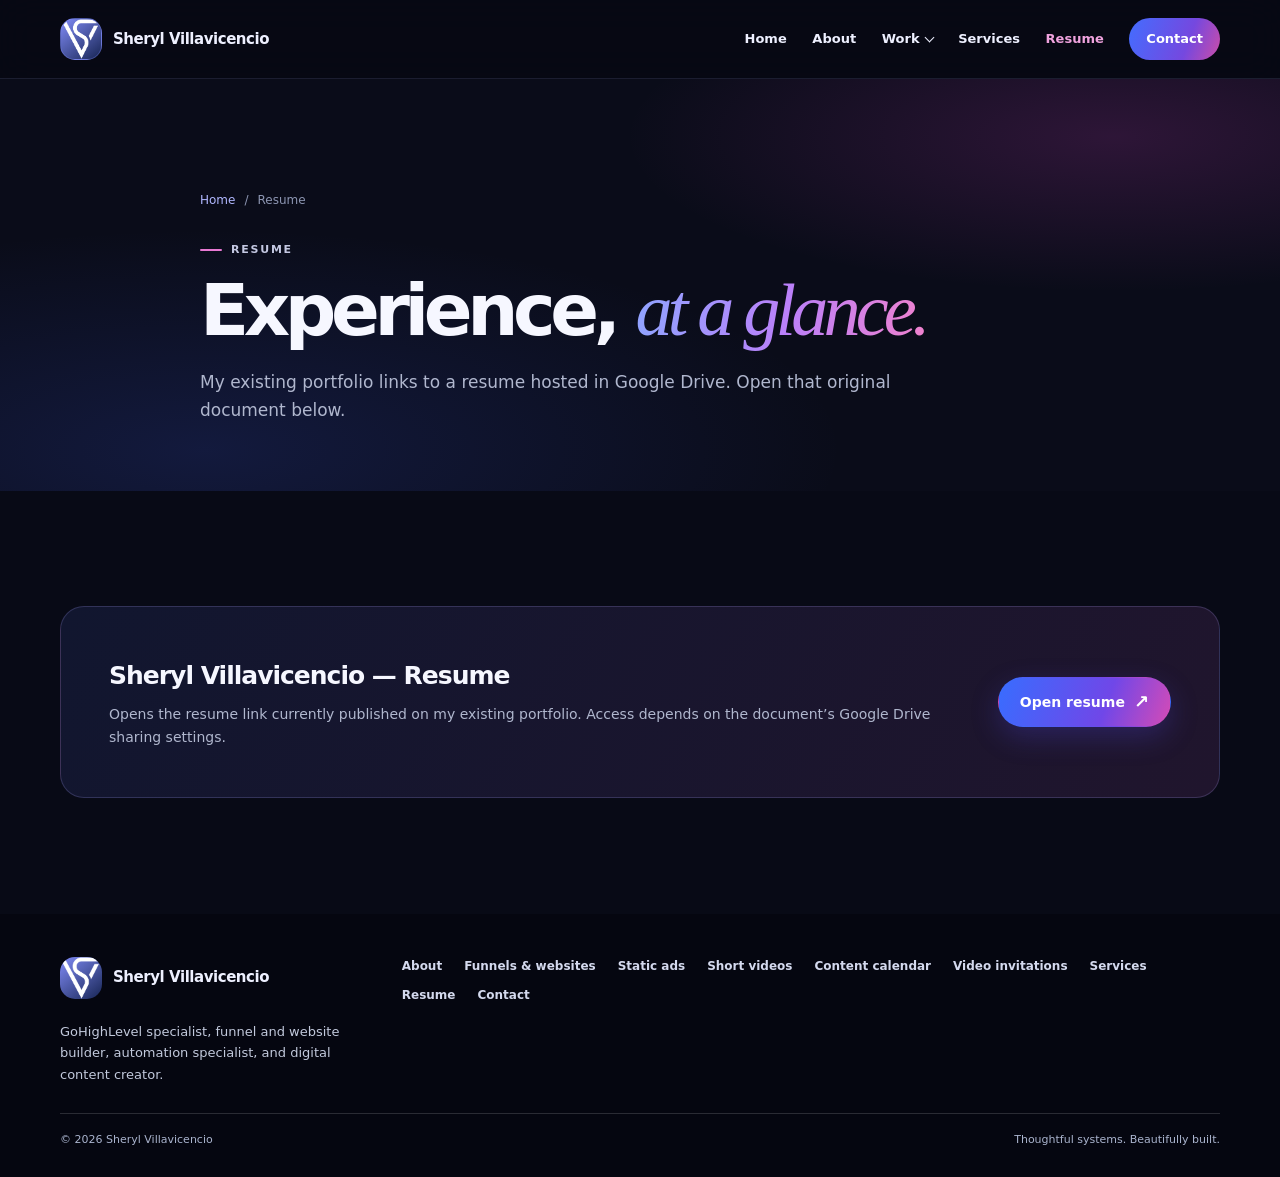
<file: resume.html>
<!doctype html>
<html lang="en">
<head>
  <meta charset="utf-8">
  <meta name="viewport" content="width=device-width, initial-scale=1">
  <meta name="description" content="View Sheryl Villavicencio's resume from the verified Google Drive link on her existing portfolio.">
  <meta name="theme-color" content="#172554">
  <meta property="og:type" content="website">
  <meta property="og:title" content="Resume | Sheryl Villavicencio">
  <meta property="og:description" content="Open Sheryl Villavicencio's existing resume link.">
  <meta property="og:image" content="assets/images/brand/sheryl-logo.webp">
  <meta name="twitter:card" content="summary_large_image">
  <meta name="twitter:title" content="Resume | Sheryl Villavicencio">
  <meta name="twitter:description" content="Open the resume link from Sheryl's portfolio.">
  <title>Resume | Sheryl Villavicencio</title>
  <link rel="stylesheet" href="assets/css/site.css">
  <script src="assets/data/portfolio-media.js"></script>
  <script defer src="assets/js/site.js"></script>
</head>
<body>
  <a class="skip-link" href="#main">Skip to content</a>
  <header class="site-header"><div class="container nav-shell">
    <a class="brand" href="index.html" aria-label="Sheryl Villavicencio home"><span class="brand-mark"><img src="assets/images/brand/sheryl-logo.webp" alt=""></span><span>Sheryl Villavicencio</span></a>
    <button class="menu-toggle" type="button" aria-expanded="false" aria-controls="primary-nav" aria-label="Open navigation"><span></span></button>
    <nav class="primary-nav" id="primary-nav" aria-label="Main navigation"><a href="index.html">Home</a><a href="about.html">About</a><details class="nav-dropdown"><summary>Work</summary><div class="nav-dropdown-menu"><a href="funnels-websites.html">Funnels &amp; websites</a><a href="static-ads.html">Static ads &amp; graphic design</a><a href="short-videos.html">Short videos &amp; reels</a><a href="content-calendar.html">Content calendar</a><a href="video-invitations.html">Video invitations</a></div></details><a href="services.html">Services</a><a href="resume.html">Resume</a><a class="nav-contact" href="contact.html">Contact</a></nav>
  </div></header>
  <main id="main">
    <section class="page-hero"><div class="container">
      <nav class="breadcrumb" aria-label="Breadcrumb"><a href="index.html">Home</a><span aria-hidden="true">/</span><span>Resume</span></nav>
      <span class="eyebrow">Resume</span>
      <h1>Experience, <span>at a glance.</span></h1>
      <p>My existing portfolio links to a resume hosted in Google Drive. Open that original document below.</p>
    </div></section>
    <section class="section"><div class="container">
      <div class="resume-panel" data-reveal>
        <div><h2>Sheryl Villavicencio — Resume</h2><p>Opens the resume link currently published on my existing portfolio. Access depends on the document’s Google Drive sharing settings.</p></div>
        <a class="button" href="https://drive.google.com/file/d/1XAldxq2-2EeH0_oqNN6a2gOGjaa-mdeI/view?usp=sharing" target="_blank" rel="noopener noreferrer">Open resume <span class="button-arrow" aria-hidden="true">↗</span></a>
      </div>
    </div></section>
  </main>
  <footer class="site-footer"><div class="container"><div class="footer-top"><div><a class="brand footer-brand" href="index.html"><span class="brand-mark"><img src="assets/images/brand/sheryl-logo.webp" alt=""></span><span>Sheryl Villavicencio</span></a><p class="footer-intro">GoHighLevel specialist, funnel and website builder, automation specialist, and digital content creator.</p></div><nav class="footer-links" aria-label="Footer navigation"><a href="about.html">About</a><a href="funnels-websites.html">Funnels &amp; websites</a><a href="static-ads.html">Static ads</a><a href="short-videos.html">Short videos</a><a href="content-calendar.html">Content calendar</a><a href="video-invitations.html">Video invitations</a><a href="services.html">Services</a><a href="resume.html">Resume</a><a href="contact.html">Contact</a></nav></div><div class="footer-bottom"><p>© <span data-year>2026</span> Sheryl Villavicencio</p><p>Thoughtful systems. Beautifully built.</p></div></div></footer>
</body>
</html>
</file>
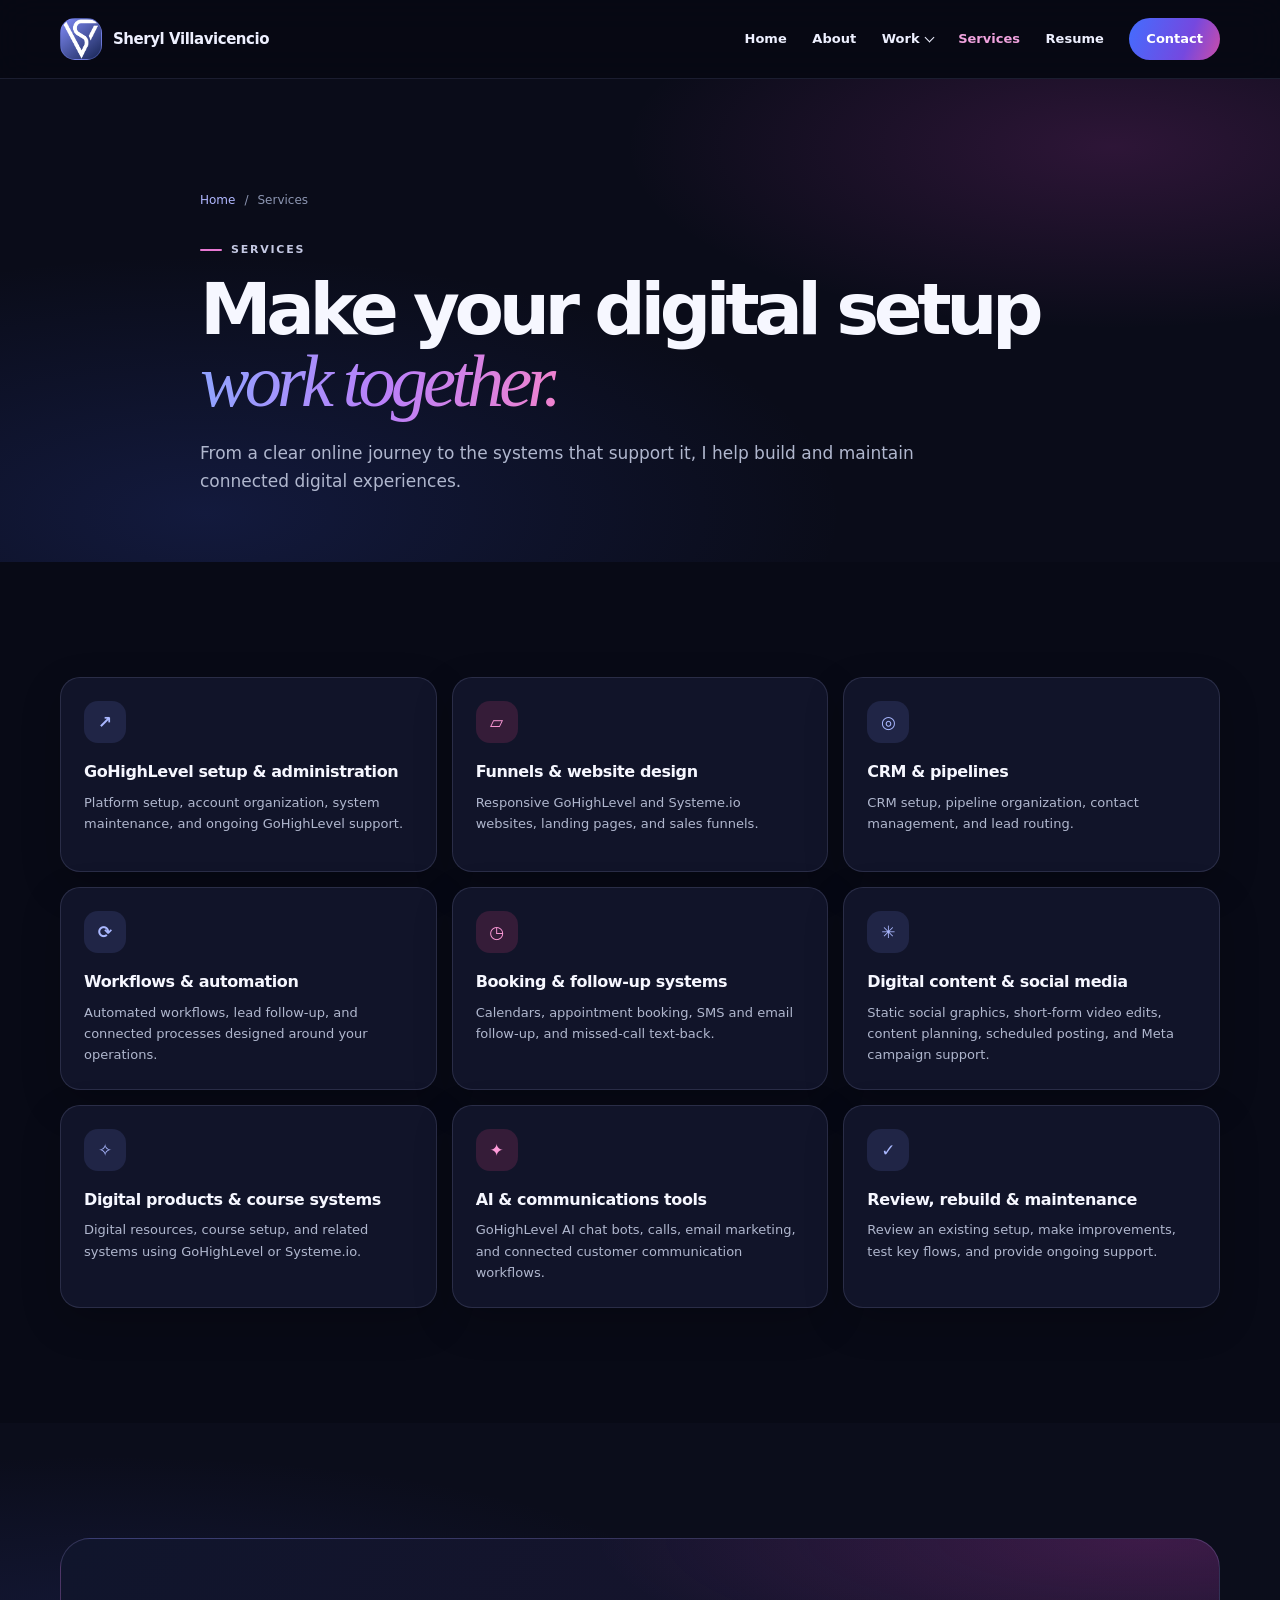
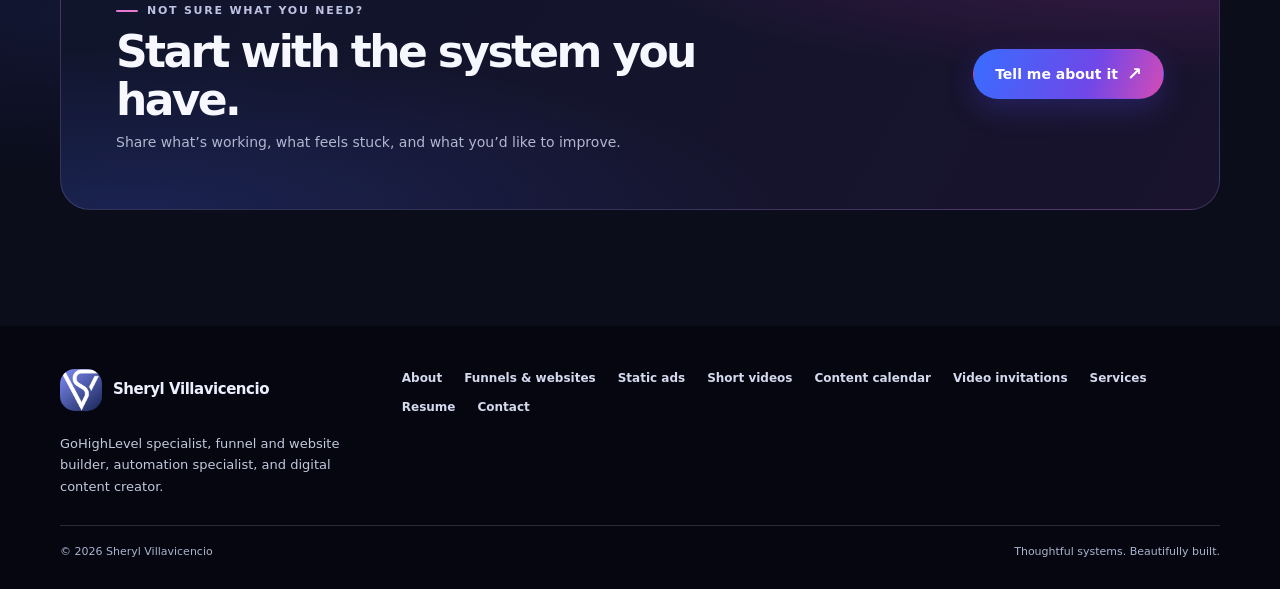
<file: services.html>
<!doctype html>
<html lang="en">
<head>
  <meta charset="utf-8">
  <meta name="viewport" content="width=device-width, initial-scale=1">
  <meta name="description" content="Explore Sheryl Villavicencio's verified services: GoHighLevel setup and administration, websites and funnels, CRM workflows, automation, and digital content.">
  <meta name="theme-color" content="#172554">
  <meta property="og:type" content="website">
  <meta property="og:title" content="GoHighLevel & Digital Services | Sheryl Villavicencio">
  <meta property="og:description" content="Practical GoHighLevel systems, websites, funnels, automation, and creative support.">
  <meta property="og:image" content="assets/images/brand/sheryl-logo.webp">
  <meta name="twitter:card" content="summary_large_image">
  <meta name="twitter:title" content="Services | Sheryl Villavicencio">
  <meta name="twitter:description" content="Ways Sheryl can support your GoHighLevel setup and digital content.">
  <title>GoHighLevel &amp; Digital Services | Sheryl Villavicencio</title>
  <link rel="stylesheet" href="assets/css/site.css">
  <script src="assets/data/portfolio-media.js"></script>
  <script defer src="assets/js/site.js"></script>
</head>
<body>
  <a class="skip-link" href="#main">Skip to content</a>
  <header class="site-header"><div class="container nav-shell">
    <a class="brand" href="index.html" aria-label="Sheryl Villavicencio home"><span class="brand-mark"><img src="assets/images/brand/sheryl-logo.webp" alt=""></span><span>Sheryl Villavicencio</span></a>
    <button class="menu-toggle" type="button" aria-expanded="false" aria-controls="primary-nav" aria-label="Open navigation"><span></span></button>
    <nav class="primary-nav" id="primary-nav" aria-label="Main navigation"><a href="index.html">Home</a><a href="about.html">About</a><details class="nav-dropdown"><summary>Work</summary><div class="nav-dropdown-menu"><a href="funnels-websites.html">Funnels &amp; websites</a><a href="static-ads.html">Static ads &amp; graphic design</a><a href="short-videos.html">Short videos &amp; reels</a><a href="content-calendar.html">Content calendar</a><a href="video-invitations.html">Video invitations</a></div></details><a href="services.html">Services</a><a href="resume.html">Resume</a><a class="nav-contact" href="contact.html">Contact</a></nav>
  </div></header>
  <main id="main">
    <section class="page-hero"><div class="container">
      <nav class="breadcrumb" aria-label="Breadcrumb"><a href="index.html">Home</a><span aria-hidden="true">/</span><span>Services</span></nav>
      <span class="eyebrow">Services</span>
      <h1>Make your digital setup <span>work together.</span></h1>
      <p>From a clear online journey to the systems that support it, I help build and maintain connected digital experiences.</p>
    </div></section>
    <section class="section"><div class="container">
      <div class="services-grid">
        <article class="service-card" data-reveal><span class="service-icon" aria-hidden="true">↗</span><h3>GoHighLevel setup &amp; administration</h3><p>Platform setup, account organization, system maintenance, and ongoing GoHighLevel support.</p></article>
        <article class="service-card" data-reveal><span class="service-icon" aria-hidden="true">▱</span><h3>Funnels &amp; website design</h3><p>Responsive GoHighLevel and Systeme.io websites, landing pages, and sales funnels.</p></article>
        <article class="service-card" data-reveal><span class="service-icon" aria-hidden="true">◎</span><h3>CRM &amp; pipelines</h3><p>CRM setup, pipeline organization, contact management, and lead routing.</p></article>
        <article class="service-card" data-reveal><span class="service-icon" aria-hidden="true">⟳</span><h3>Workflows &amp; automation</h3><p>Automated workflows, lead follow-up, and connected processes designed around your operations.</p></article>
        <article class="service-card" data-reveal><span class="service-icon" aria-hidden="true">◷</span><h3>Booking &amp; follow-up systems</h3><p>Calendars, appointment booking, SMS and email follow-up, and missed-call text-back.</p></article>
        <article class="service-card" data-reveal><span class="service-icon" aria-hidden="true">✳</span><h3>Digital content &amp; social media</h3><p>Static social graphics, short-form video edits, content planning, scheduled posting, and Meta campaign support.</p></article>
        <article class="service-card" data-reveal><span class="service-icon" aria-hidden="true">✧</span><h3>Digital products &amp; course systems</h3><p>Digital resources, course setup, and related systems using GoHighLevel or Systeme.io.</p></article>
        <article class="service-card" data-reveal><span class="service-icon" aria-hidden="true">✦</span><h3>AI &amp; communications tools</h3><p>GoHighLevel AI chat bots, calls, email marketing, and connected customer communication workflows.</p></article>
        <article class="service-card" data-reveal><span class="service-icon" aria-hidden="true">✓</span><h3>Review, rebuild &amp; maintenance</h3><p>Review an existing setup, make improvements, test key flows, and provide ongoing support.</p></article>
      </div>
    </div></section>
    <section class="section section-soft"><div class="container"><div class="cta-panel" data-reveal><div><span class="eyebrow">Not sure what you need?</span><h2>Start with the system you have.</h2><p>Share what’s working, what feels stuck, and what you’d like to improve.</p></div><a class="button" href="contact.html">Tell me about it <span class="button-arrow" aria-hidden="true">↗</span></a></div></div></section>
  </main>
  <footer class="site-footer"><div class="container"><div class="footer-top"><div><a class="brand footer-brand" href="index.html"><span class="brand-mark"><img src="assets/images/brand/sheryl-logo.webp" alt=""></span><span>Sheryl Villavicencio</span></a><p class="footer-intro">GoHighLevel specialist, funnel and website builder, automation specialist, and digital content creator.</p></div><nav class="footer-links" aria-label="Footer navigation"><a href="about.html">About</a><a href="funnels-websites.html">Funnels &amp; websites</a><a href="static-ads.html">Static ads</a><a href="short-videos.html">Short videos</a><a href="content-calendar.html">Content calendar</a><a href="video-invitations.html">Video invitations</a><a href="services.html">Services</a><a href="resume.html">Resume</a><a href="contact.html">Contact</a></nav></div><div class="footer-bottom"><p>© <span data-year>2026</span> Sheryl Villavicencio</p><p>Thoughtful systems. Beautifully built.</p></div></div></footer>
</body>
</html>
</file>
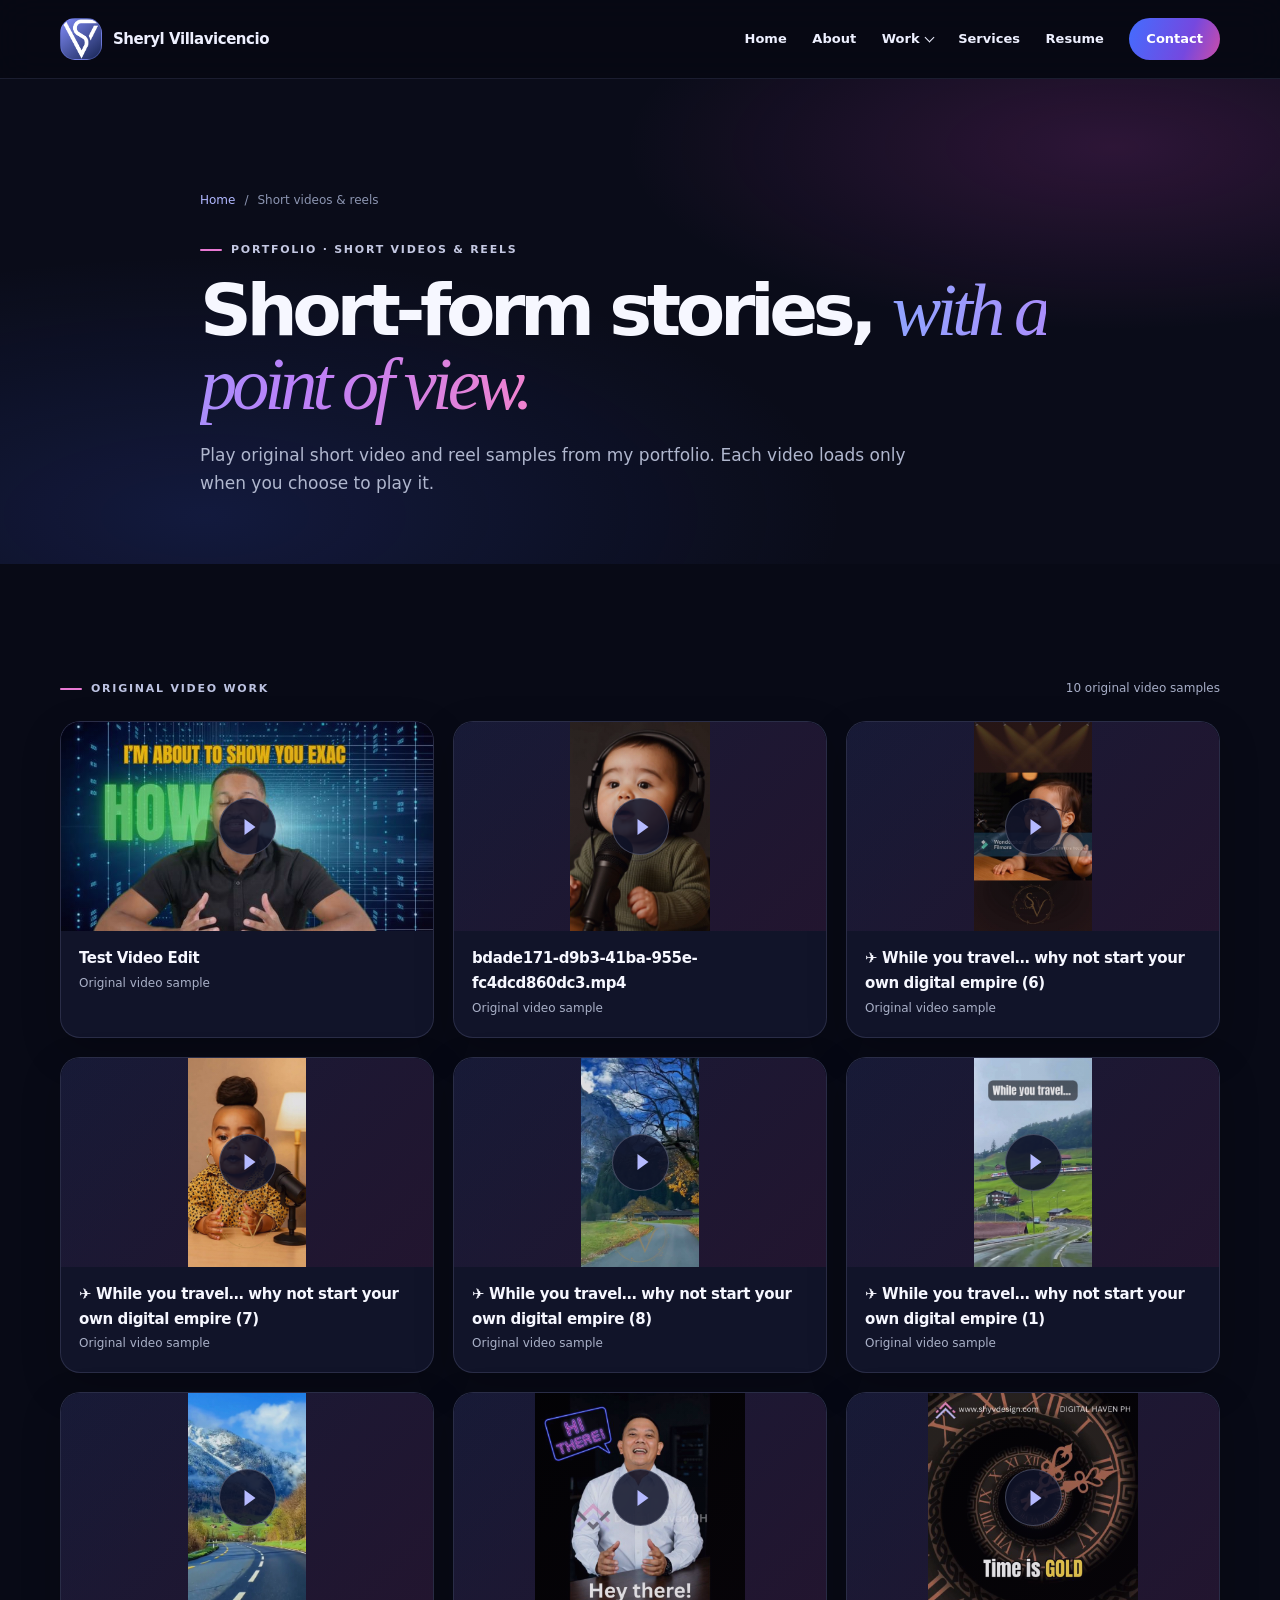
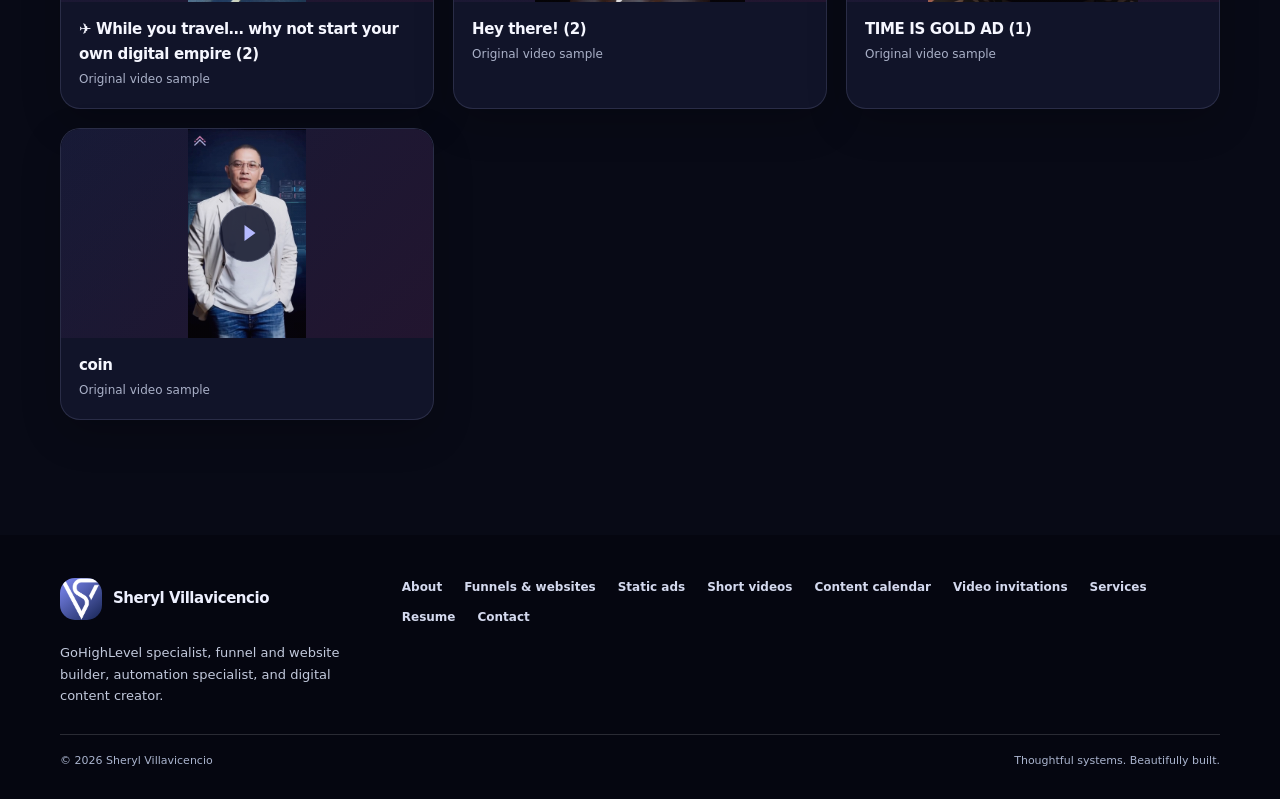
<file: short-videos.html>
<!doctype html>
<html lang="en">
<head>
  <meta charset="utf-8">
  <meta name="viewport" content="width=device-width, initial-scale=1">
  <meta name="description" content="Watch original short-form video edits and reels from digital content creator Sheryl Villavicencio.">
  <meta name="theme-color" content="#172554">
  <meta property="og:type" content="website">
  <meta property="og:title" content="Short Videos & Reels | Sheryl Villavicencio">
  <meta property="og:description" content="Original short video and reel samples from Sheryl's portfolio.">
  <meta property="og:image" content="assets/images/brand/sheryl-logo.webp">
  <meta name="twitter:card" content="summary_large_image">
  <meta name="twitter:title" content="Short Videos & Reels | Sheryl Villavicencio">
  <meta name="twitter:description" content="Play original short-form video work.">
  <title>Short Videos &amp; Reels | Sheryl Villavicencio</title>
  <link rel="stylesheet" href="assets/css/site.css">
  <script src="assets/data/portfolio-media.js"></script>
  <script defer src="assets/js/site.js"></script>
</head>
<body>
  <a class="skip-link" href="#main">Skip to content</a>
  <header class="site-header"><div class="container nav-shell">
    <a class="brand" href="index.html" aria-label="Sheryl Villavicencio home"><span class="brand-mark"><img src="assets/images/brand/sheryl-logo.webp" alt=""></span><span>Sheryl Villavicencio</span></a>
    <button class="menu-toggle" type="button" aria-expanded="false" aria-controls="primary-nav" aria-label="Open navigation"><span></span></button>
    <nav class="primary-nav" id="primary-nav" aria-label="Main navigation"><a href="index.html">Home</a><a href="about.html">About</a><details class="nav-dropdown"><summary>Work</summary><div class="nav-dropdown-menu"><a href="funnels-websites.html">Funnels &amp; websites</a><a href="static-ads.html">Static ads &amp; graphic design</a><a href="short-videos.html">Short videos &amp; reels</a><a href="content-calendar.html">Content calendar</a><a href="video-invitations.html">Video invitations</a></div></details><a href="services.html">Services</a><a href="resume.html">Resume</a><a class="nav-contact" href="contact.html">Contact</a></nav>
  </div></header>
  <main id="main">
    <section class="page-hero"><div class="container">
      <nav class="breadcrumb" aria-label="Breadcrumb"><a href="index.html">Home</a><span aria-hidden="true">/</span><span>Short videos &amp; reels</span></nav>
      <span class="eyebrow">Portfolio · Short videos &amp; reels</span>
      <h1>Short-form stories, <span>with a point of view.</span></h1>
      <p>Play original short video and reel samples from my portfolio. Each video loads only when you choose to play it.</p>
    </div></section>
    <section class="section"><div class="container">
      <div class="gallery-toolbar"><span class="eyebrow">Original video work</span><span class="gallery-count" data-gallery-count>Loading video samples…</span></div>
      <div class="video-grid" data-video-gallery="reels" aria-label="Short video and reel samples"></div>
    </div></section>
  </main>
  <footer class="site-footer"><div class="container"><div class="footer-top"><div><a class="brand footer-brand" href="index.html"><span class="brand-mark"><img src="assets/images/brand/sheryl-logo.webp" alt=""></span><span>Sheryl Villavicencio</span></a><p class="footer-intro">GoHighLevel specialist, funnel and website builder, automation specialist, and digital content creator.</p></div><nav class="footer-links" aria-label="Footer navigation"><a href="about.html">About</a><a href="funnels-websites.html">Funnels &amp; websites</a><a href="static-ads.html">Static ads</a><a href="short-videos.html">Short videos</a><a href="content-calendar.html">Content calendar</a><a href="video-invitations.html">Video invitations</a><a href="services.html">Services</a><a href="resume.html">Resume</a><a href="contact.html">Contact</a></nav></div><div class="footer-bottom"><p>© <span data-year>2026</span> Sheryl Villavicencio</p><p>Thoughtful systems. Beautifully built.</p></div></div></footer>
</body>
</html>
</file>
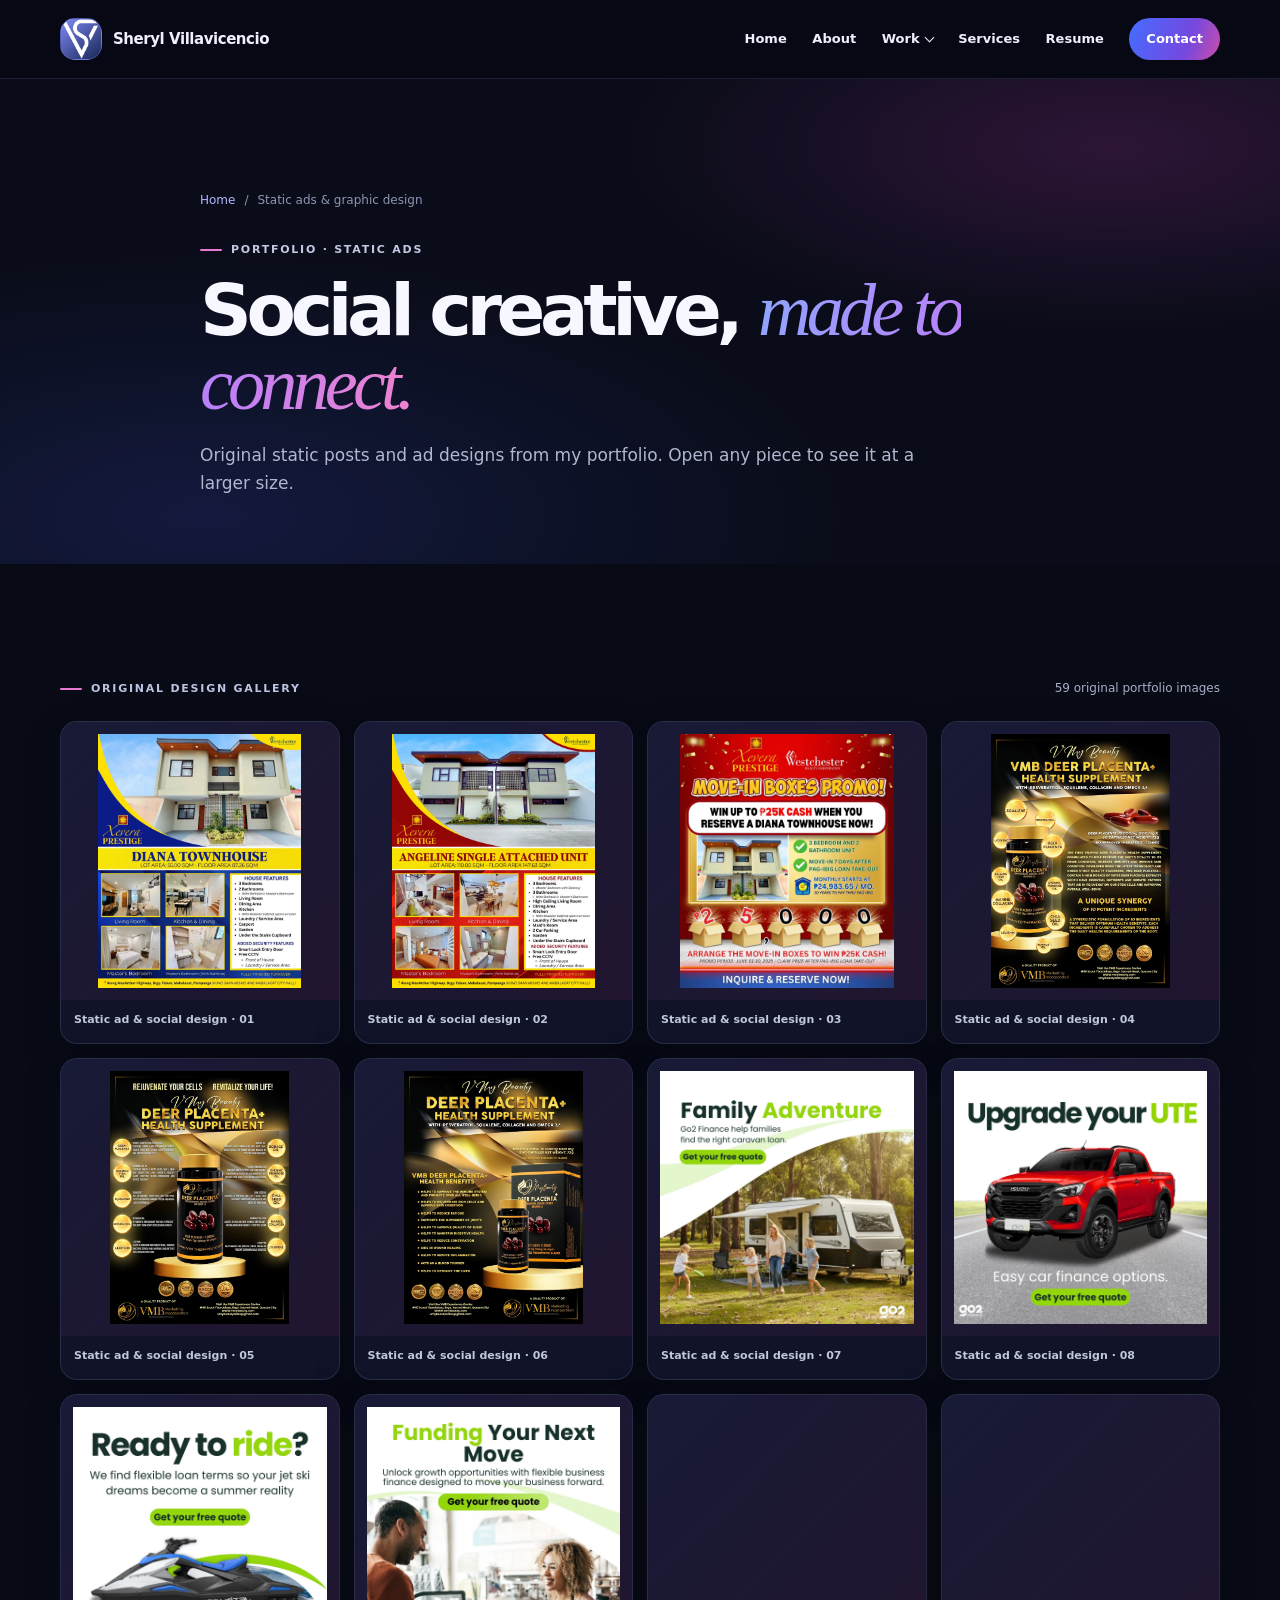
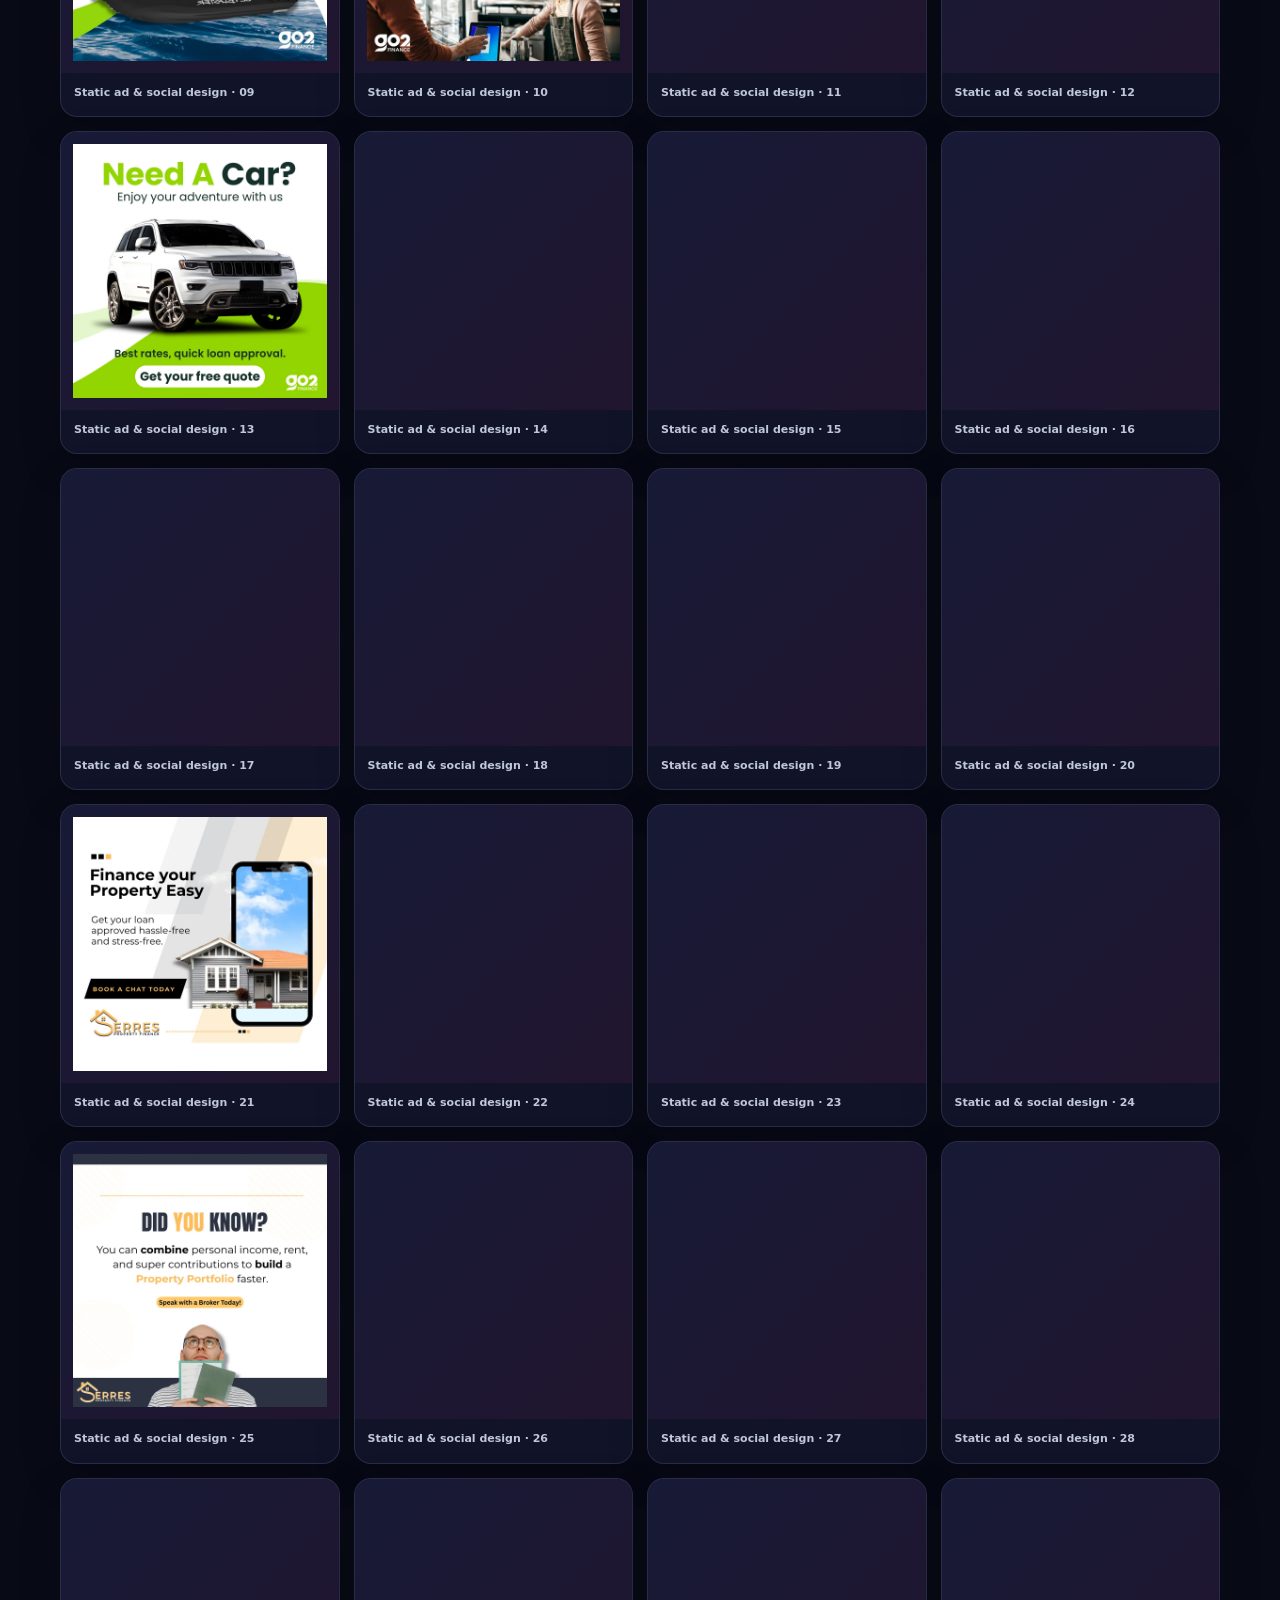
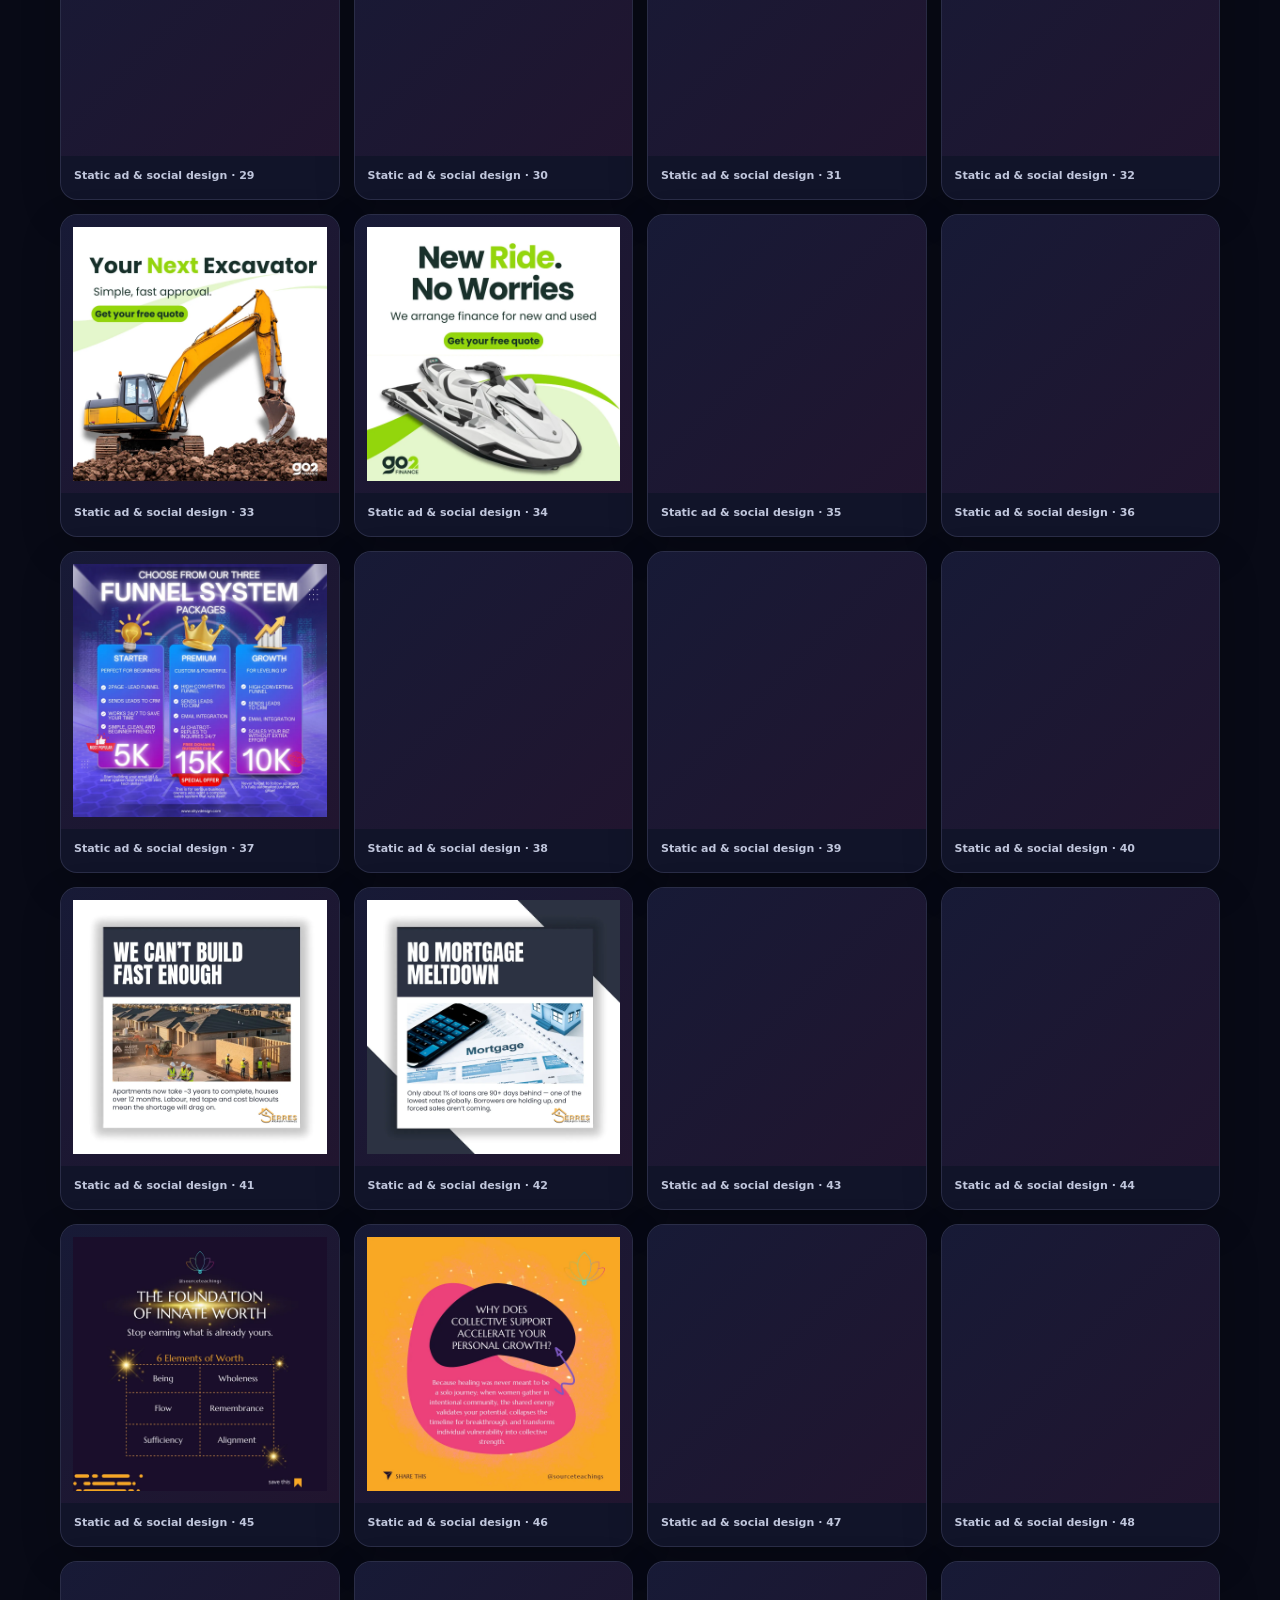
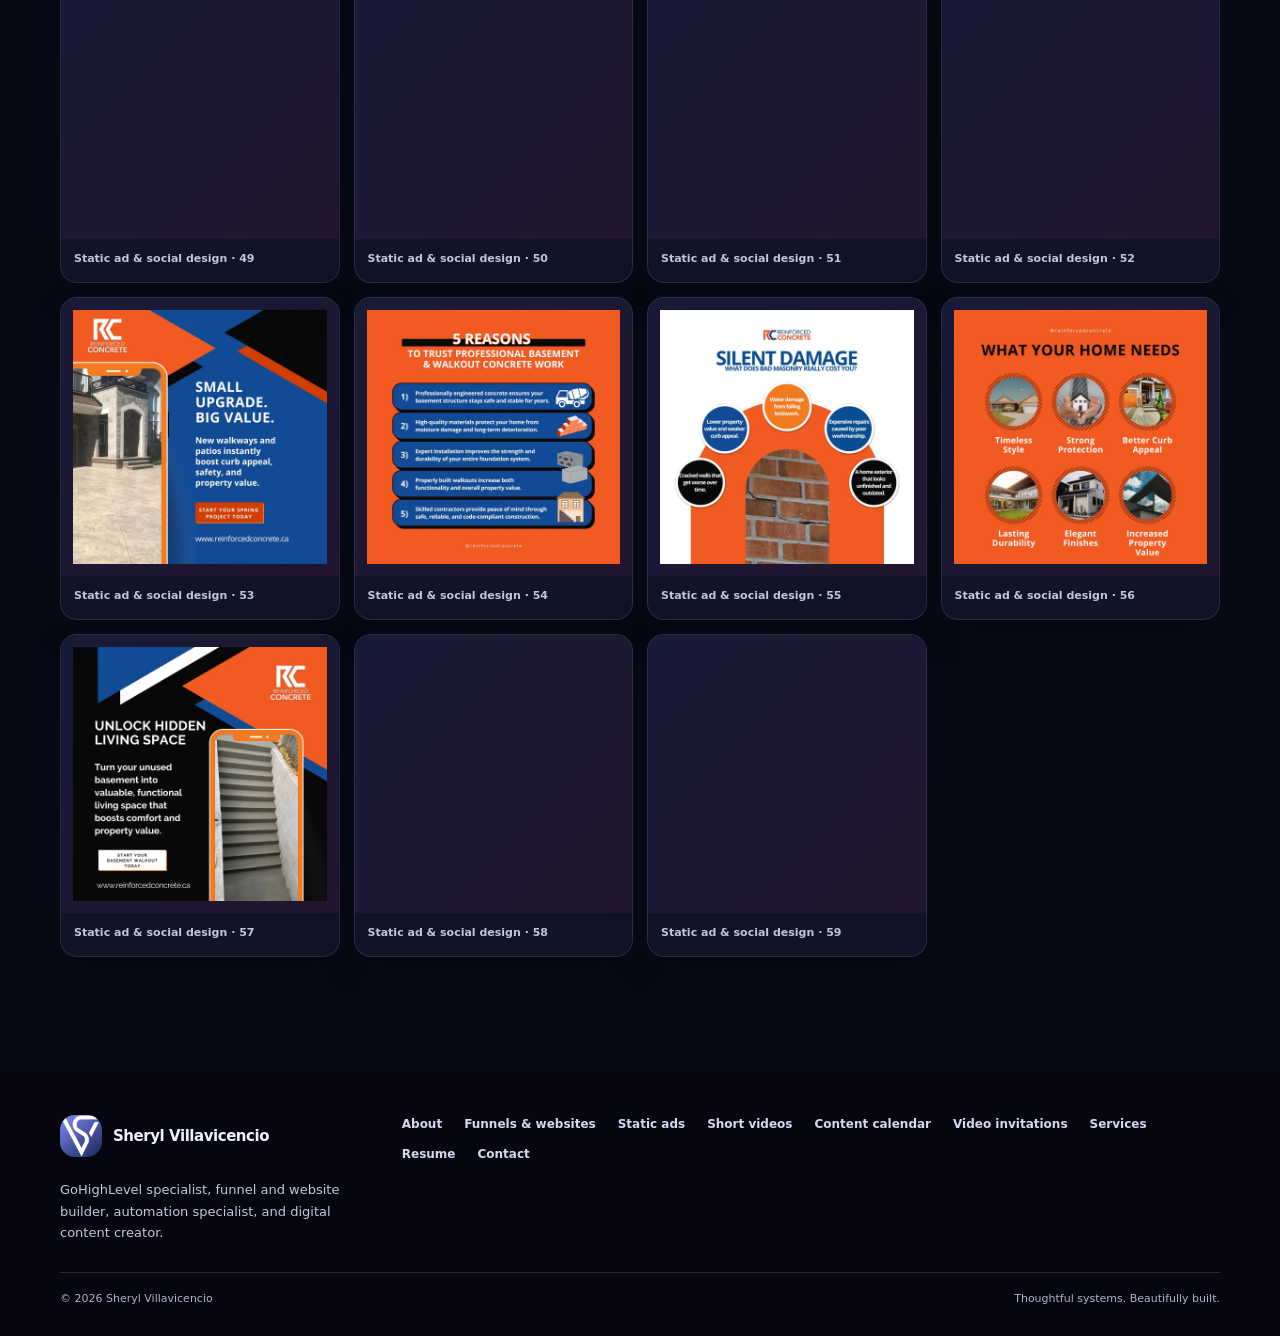
<file: static-ads.html>
<!doctype html>
<html lang="en">
<head>
  <meta charset="utf-8">
  <meta name="viewport" content="width=device-width, initial-scale=1">
  <meta name="description" content="Browse original static social media graphics and ad designs from Sheryl Villavicencio's portfolio.">
  <meta name="theme-color" content="#172554">
  <meta property="og:type" content="website">
  <meta property="og:title" content="Static Ads & Graphic Design | Sheryl Villavicencio">
  <meta property="og:description" content="Original social media graphics and static ad designs from Sheryl's portfolio.">
  <meta property="og:image" content="assets/images/static-ads/6a32aea45408771d163c89c8.webp">
  <meta name="twitter:card" content="summary_large_image">
  <meta name="twitter:title" content="Static Ads & Graphic Design | Sheryl Villavicencio">
  <meta name="twitter:description" content="Explore selected social design work.">
  <title>Static Ads &amp; Graphic Design | Sheryl Villavicencio</title>
  <link rel="stylesheet" href="assets/css/site.css">
  <script src="assets/data/portfolio-media.js"></script>
  <script defer src="assets/js/site.js"></script>
</head>
<body>
  <a class="skip-link" href="#main">Skip to content</a>
  <header class="site-header"><div class="container nav-shell">
    <a class="brand" href="index.html" aria-label="Sheryl Villavicencio home"><span class="brand-mark"><img src="assets/images/brand/sheryl-logo.webp" alt=""></span><span>Sheryl Villavicencio</span></a>
    <button class="menu-toggle" type="button" aria-expanded="false" aria-controls="primary-nav" aria-label="Open navigation"><span></span></button>
    <nav class="primary-nav" id="primary-nav" aria-label="Main navigation"><a href="index.html">Home</a><a href="about.html">About</a><details class="nav-dropdown"><summary>Work</summary><div class="nav-dropdown-menu"><a href="funnels-websites.html">Funnels &amp; websites</a><a href="static-ads.html">Static ads &amp; graphic design</a><a href="short-videos.html">Short videos &amp; reels</a><a href="content-calendar.html">Content calendar</a><a href="video-invitations.html">Video invitations</a></div></details><a href="services.html">Services</a><a href="resume.html">Resume</a><a class="nav-contact" href="contact.html">Contact</a></nav>
  </div></header>
  <main id="main">
    <section class="page-hero"><div class="container">
      <nav class="breadcrumb" aria-label="Breadcrumb"><a href="index.html">Home</a><span aria-hidden="true">/</span><span>Static ads &amp; graphic design</span></nav>
      <span class="eyebrow">Portfolio · Static ads</span>
      <h1>Social creative, <span>made to connect.</span></h1>
      <p>Original static posts and ad designs from my portfolio. Open any piece to see it at a larger size.</p>
    </div></section>
    <section class="section"><div class="container">
      <div class="gallery-toolbar"><span class="eyebrow">Original design gallery</span><span class="gallery-count" data-gallery-count>Loading portfolio images…</span></div>
      <div class="gallery-grid" data-gallery="static-ads" aria-label="Static ad and social graphic portfolio images"></div>
    </div></section>
  </main>
  <footer class="site-footer"><div class="container"><div class="footer-top"><div><a class="brand footer-brand" href="index.html"><span class="brand-mark"><img src="assets/images/brand/sheryl-logo.webp" alt=""></span><span>Sheryl Villavicencio</span></a><p class="footer-intro">GoHighLevel specialist, funnel and website builder, automation specialist, and digital content creator.</p></div><nav class="footer-links" aria-label="Footer navigation"><a href="about.html">About</a><a href="funnels-websites.html">Funnels &amp; websites</a><a href="static-ads.html">Static ads</a><a href="short-videos.html">Short videos</a><a href="content-calendar.html">Content calendar</a><a href="video-invitations.html">Video invitations</a><a href="services.html">Services</a><a href="resume.html">Resume</a><a href="contact.html">Contact</a></nav></div><div class="footer-bottom"><p>© <span data-year>2026</span> Sheryl Villavicencio</p><p>Thoughtful systems. Beautifully built.</p></div></div></footer>
</body>
</html>
</file>
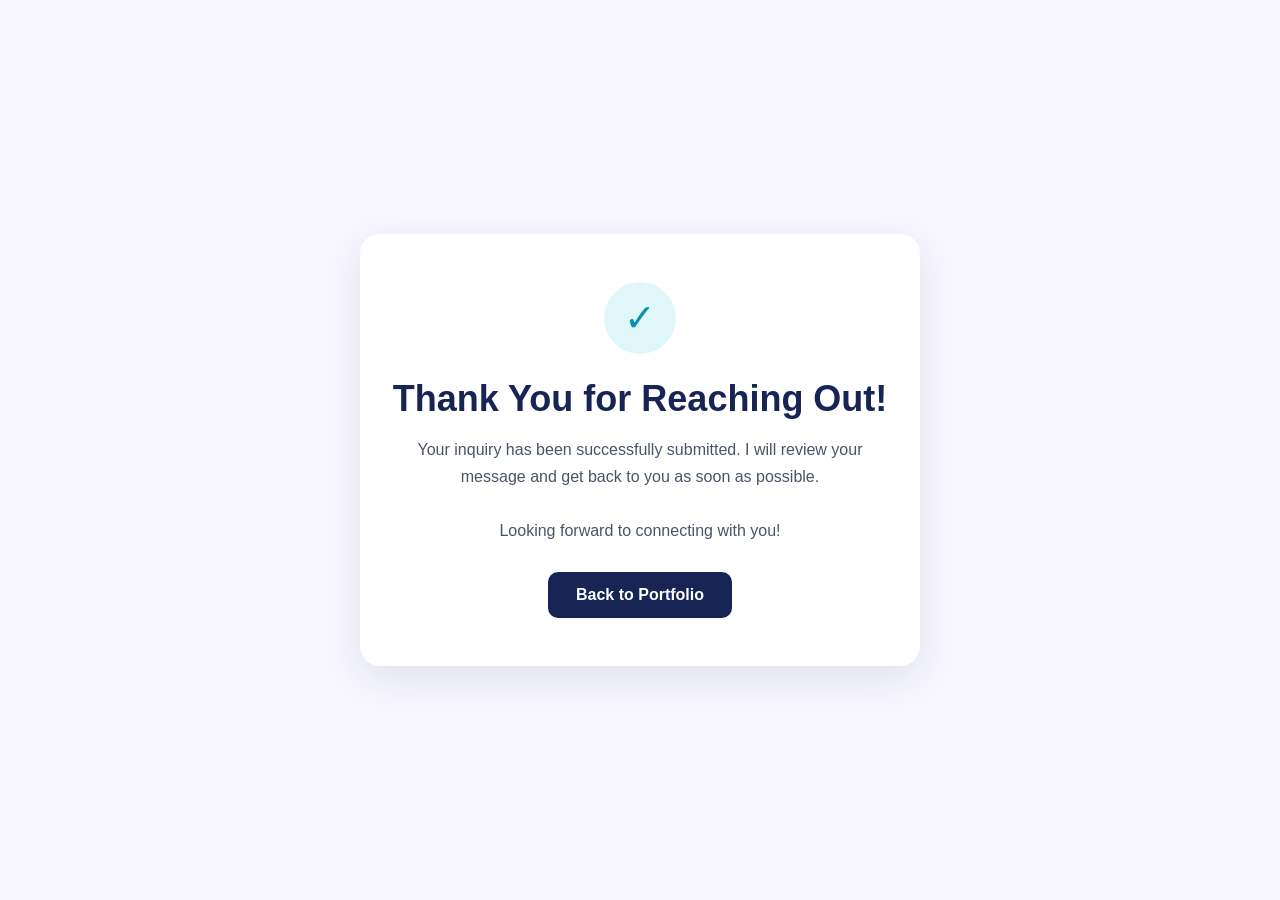
<file: thank-you.html>
<!DOCTYPE html>
<html lang="en">
<head>
  <meta charset="UTF-8">
  <meta name="viewport" content="width=device-width, initial-scale=1.0">
  <meta name="robots" content="noindex">
  <title>Thank You | Sheryl V.</title>

  <style>
    * {
      box-sizing: border-box;
    }

    body {
      margin: 0;
      min-height: 100vh;
      display: flex;
      align-items: center;
      justify-content: center;
      padding: 24px;
      font-family: Arial, sans-serif;
      background: #F8F7FF;
      color: #172554;
    }

    .thank-you-card {
      width: 100%;
      max-width: 560px;
      padding: 48px 32px;
      background: #FFFFFF;
      border-radius: 20px;
      text-align: center;
      box-shadow: 0 12px 40px rgba(23, 37, 84, 0.10);
    }

    .checkmark {
      display: inline-flex;
      align-items: center;
      justify-content: center;
      width: 72px;
      height: 72px;
      border-radius: 50%;
      background: #E0F7FA;
      color: #0891B2;
      font-size: 38px;
      margin-bottom: 24px;
    }

    h1 {
      font-size: clamp(26px, 5vw, 36px);
      margin: 0 0 16px;
    }

    p {
      font-size: 16px;
      line-height: 1.7;
      color: #475569;
      margin-bottom: 28px;
    }

    .back-button {
      display: inline-block;
      padding: 14px 28px;
      border-radius: 10px;
      background: #172554;
      color: #FFFFFF;
      text-decoration: none;
      font-weight: 600;
    }

    .back-button:hover {
      background: #0891B2;
    }
  </style>
</head>

<body>
  <main class="thank-you-card">
    <div class="checkmark" aria-hidden="true">✓</div>

    <h1>Thank You for Reaching Out!</h1>

    <p>
      Your inquiry has been successfully submitted.
      I will review your message and get back
      to you as soon as possible.
      <br><br>
      Looking forward to connecting with you!
    </p>

    <a href="./" class="back-button">
      Back to Portfolio
    </a>
  </main>
</body>
</html>
</file>
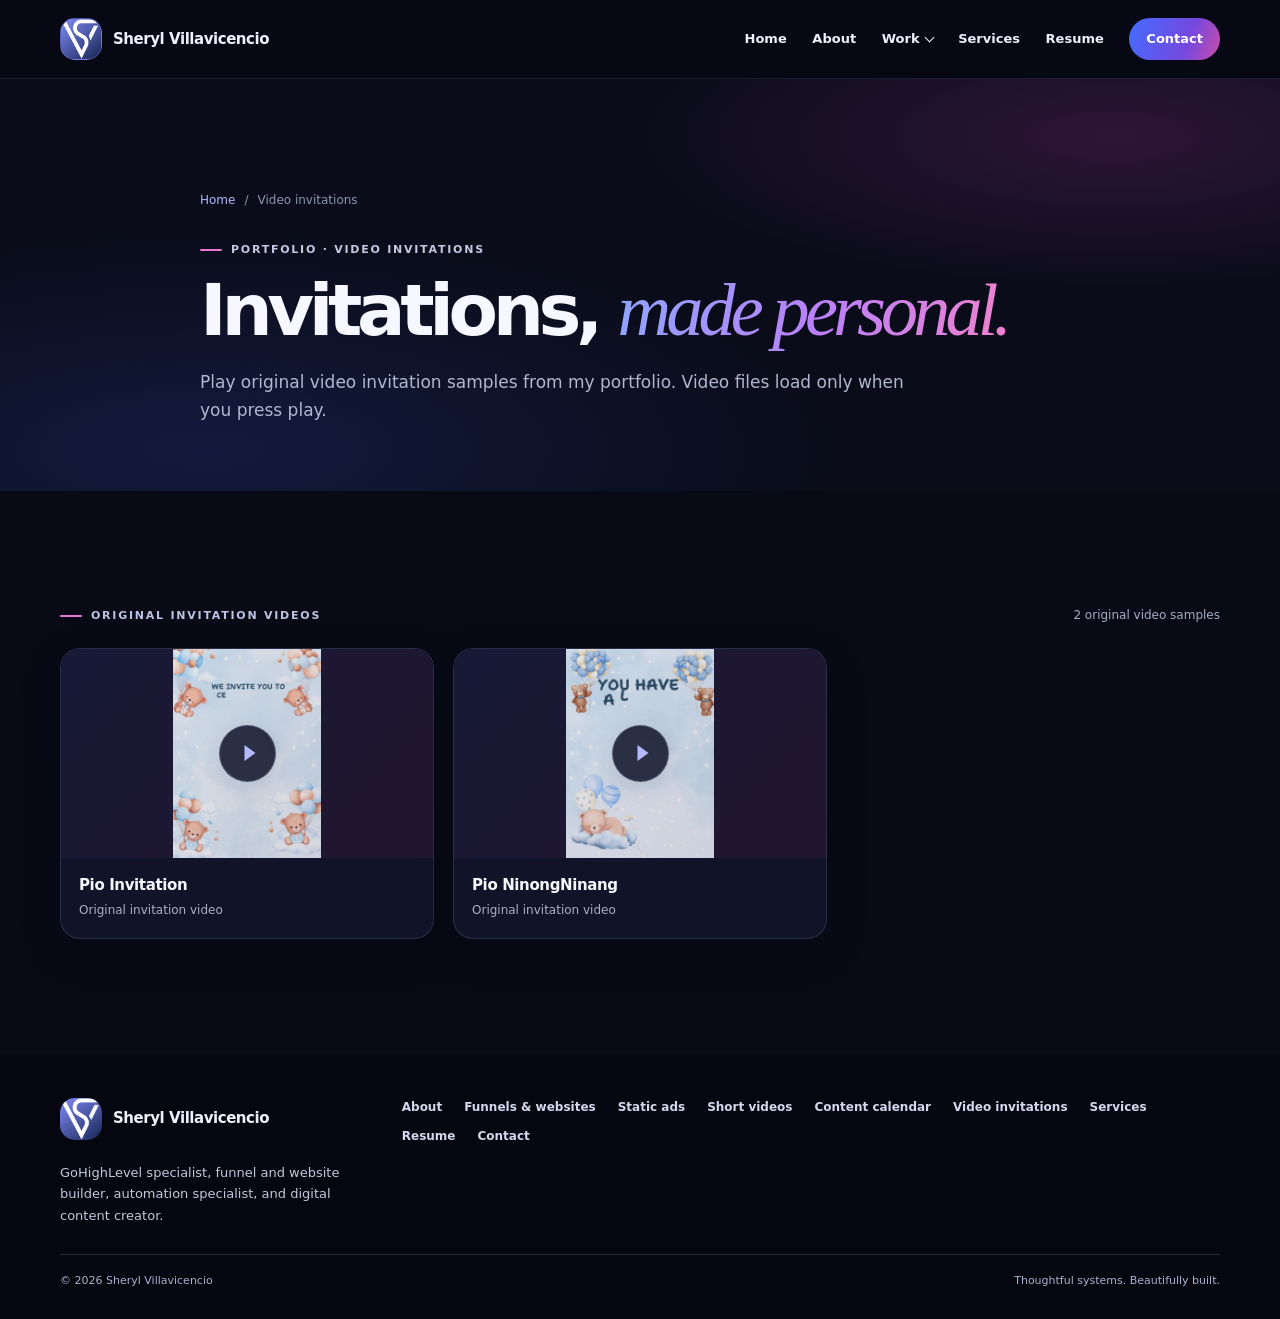
<file: video-invitations.html>
<!doctype html>
<html lang="en">
<head>
  <meta charset="utf-8">
  <meta name="viewport" content="width=device-width, initial-scale=1">
  <meta name="description" content="Watch original video invitation samples from Sheryl Villavicencio's portfolio.">
  <meta name="theme-color" content="#172554">
  <meta property="og:type" content="website">
  <meta property="og:title" content="Video Invitations | Sheryl Villavicencio">
  <meta property="og:description" content="Original video invitation samples from Sheryl's portfolio.">
  <meta property="og:image" content="assets/images/brand/sheryl-logo.webp">
  <meta name="twitter:card" content="summary_large_image">
  <meta name="twitter:title" content="Video Invitations | Sheryl Villavicencio">
  <meta name="twitter:description" content="Play original invitation video work.">
  <title>Video Invitations | Sheryl Villavicencio</title>
  <link rel="stylesheet" href="assets/css/site.css">
  <script src="assets/data/portfolio-media.js"></script>
  <script defer src="assets/js/site.js"></script>
</head>
<body>
  <a class="skip-link" href="#main">Skip to content</a>
  <header class="site-header"><div class="container nav-shell">
    <a class="brand" href="index.html" aria-label="Sheryl Villavicencio home"><span class="brand-mark"><img src="assets/images/brand/sheryl-logo.webp" alt=""></span><span>Sheryl Villavicencio</span></a>
    <button class="menu-toggle" type="button" aria-expanded="false" aria-controls="primary-nav" aria-label="Open navigation"><span></span></button>
    <nav class="primary-nav" id="primary-nav" aria-label="Main navigation"><a href="index.html">Home</a><a href="about.html">About</a><details class="nav-dropdown"><summary>Work</summary><div class="nav-dropdown-menu"><a href="funnels-websites.html">Funnels &amp; websites</a><a href="static-ads.html">Static ads &amp; graphic design</a><a href="short-videos.html">Short videos &amp; reels</a><a href="content-calendar.html">Content calendar</a><a href="video-invitations.html">Video invitations</a></div></details><a href="services.html">Services</a><a href="resume.html">Resume</a><a class="nav-contact" href="contact.html">Contact</a></nav>
  </div></header>
  <main id="main">
    <section class="page-hero"><div class="container">
      <nav class="breadcrumb" aria-label="Breadcrumb"><a href="index.html">Home</a><span aria-hidden="true">/</span><span>Video invitations</span></nav>
      <span class="eyebrow">Portfolio · Video invitations</span>
      <h1>Invitations, <span>made personal.</span></h1>
      <p>Play original video invitation samples from my portfolio. Video files load only when you press play.</p>
    </div></section>
    <section class="section"><div class="container">
      <div class="gallery-toolbar"><span class="eyebrow">Original invitation videos</span><span class="gallery-count" data-gallery-count>Loading video samples…</span></div>
      <div class="video-grid" data-video-gallery="invitations" aria-label="Video invitation samples"></div>
    </div></section>
  </main>
  <footer class="site-footer"><div class="container"><div class="footer-top"><div><a class="brand footer-brand" href="index.html"><span class="brand-mark"><img src="assets/images/brand/sheryl-logo.webp" alt=""></span><span>Sheryl Villavicencio</span></a><p class="footer-intro">GoHighLevel specialist, funnel and website builder, automation specialist, and digital content creator.</p></div><nav class="footer-links" aria-label="Footer navigation"><a href="about.html">About</a><a href="funnels-websites.html">Funnels &amp; websites</a><a href="static-ads.html">Static ads</a><a href="short-videos.html">Short videos</a><a href="content-calendar.html">Content calendar</a><a href="video-invitations.html">Video invitations</a><a href="services.html">Services</a><a href="resume.html">Resume</a><a href="contact.html">Contact</a></nav></div><div class="footer-bottom"><p>© <span data-year>2026</span> Sheryl Villavicencio</p><p>Thoughtful systems. Beautifully built.</p></div></div></footer>
</body>
</html>
</file>
<file: assets/css/site.css>
:root {
  color-scheme: dark;
  --navy: #172554;
  --ink: #f3f5ff;
  --muted: #a9b0c9;
  --periwinkle: #818cf8;
  --pink: #e879d3;
  --lavender: #171b35;
  --blush: #2a1835;
  --paper: #080a16;
  --line: #292d44;
  --white: #fff;
  --shadow: 0 24px 70px rgba(0, 0, 0, .34);
  --radius-lg: 30px;
  --radius-md: 20px;
  --page-width: 1160px;
}

* { box-sizing: border-box; }

html {
  scroll-behavior: smooth;
  scroll-padding-top: 92px;
}

body {
  margin: 0;
  background: var(--paper);
  color: var(--ink);
  font-family: Inter, ui-sans-serif, system-ui, -apple-system, BlinkMacSystemFont, "Segoe UI", sans-serif;
  font-size: 16px;
  line-height: 1.65;
  text-rendering: optimizeLegibility;
}

img, video { display: block; max-width: 100%; }
a { color: inherit; }
button, input, textarea, select { font: inherit; }
button { color: inherit; }

.skip-link {
  position: fixed;
  z-index: 1000;
  top: 12px;
  left: 12px;
  padding: 10px 16px;
  transform: translateY(-160%);
  border-radius: 999px;
  background: var(--navy);
  color: var(--white);
}
.skip-link:focus { transform: translateY(0); }

:focus-visible {
  outline: 3px solid var(--periwinkle);
  outline-offset: 4px;
}

.container {
  width: min(var(--page-width), calc(100% - 48px));
  margin-inline: auto;
}

.site-header {
  position: sticky;
  z-index: 100;
  top: 0;
  border-bottom: 1px solid rgba(232, 232, 242, .8);
  background: rgba(255, 253, 253, .9);
  backdrop-filter: blur(18px);
}

.nav-shell {
  display: flex;
  min-height: 78px;
  align-items: center;
  justify-content: space-between;
  gap: 28px;
}

.brand {
  display: inline-flex;
  align-items: center;
  gap: 11px;
  color: var(--navy);
  font-size: 15px;
  font-weight: 750;
  letter-spacing: -.03em;
  text-decoration: none;
  white-space: nowrap;
}

.brand-mark {
  display: grid;
  width: 42px;
  height: 42px;
  overflow: hidden;
  place-items: center;
  border: 1px solid rgba(129, 140, 248, .35);
  border-radius: 15px;
  background: linear-gradient(140deg, #818cf8, #172554);
}
.brand-mark img { width: 100%; height: 100%; object-fit: contain; }
.brand-mark-fallback {
  color: var(--navy);
  font-family: Georgia, serif;
  font-size: 18px;
  font-weight: 700;
}

.primary-nav {
  display: flex;
  align-items: center;
  gap: clamp(14px, 2vw, 28px);
}

.primary-nav a {
  color: #48536b;
  font-size: 13px;
  font-weight: 650;
  text-decoration: none;
  transition: color .2s ease;
}
.primary-nav a:hover,
.primary-nav a[aria-current="page"] { color: var(--navy); }
.nav-dropdown { position: relative; }
.nav-dropdown summary {
  display: flex;
  align-items: center;
  gap: 6px;
  color: #48536b;
  font-size: 13px;
  font-weight: 650;
  cursor: pointer;
  list-style: none;
}
.nav-dropdown summary::-webkit-details-marker { display: none; }
.nav-dropdown summary::after { width: 6px; height: 6px; border-right: 1.5px solid currentColor; border-bottom: 1.5px solid currentColor; content: ""; transform: translateY(-2px) rotate(45deg); }
.nav-dropdown[open] summary::after { transform: translateY(2px) rotate(225deg); }
.nav-dropdown summary:hover,
.nav-dropdown.is-current summary { color: var(--navy); }
.nav-dropdown-menu {
  position: absolute;
  z-index: 20;
  top: calc(100% + 17px);
  left: -18px;
  display: grid;
  min-width: 220px;
  gap: 2px;
  padding: 9px;
  border: 1px solid var(--line);
  border-radius: 16px;
  background: var(--white);
  box-shadow: 0 18px 45px rgba(23, 37, 84, .13);
}
.primary-nav .nav-dropdown-menu a { padding: 10px 12px; border-radius: 10px; font-size: 12px; }
.primary-nav .nav-dropdown-menu a:hover,
.primary-nav .nav-dropdown-menu a[aria-current="page"] { background: #f5f4ff; color: var(--navy); }
.primary-nav .nav-contact {
  padding: 10px 17px;
  border-radius: 999px;
  background: var(--navy);
  color: var(--white);
}
.primary-nav .nav-contact:hover,
.primary-nav .nav-contact[aria-current="page"] { background: #25396e; color: var(--white); }

.menu-toggle {
  display: none;
  width: 44px;
  height: 44px;
  align-items: center;
  justify-content: center;
  border: 1px solid var(--line);
  border-radius: 14px;
  background: var(--white);
  cursor: pointer;
}
.menu-toggle span,
.menu-toggle::before,
.menu-toggle::after {
  display: block;
  width: 18px;
  height: 2px;
  border-radius: 2px;
  background: var(--navy);
  content: "";
  transition: transform .2s ease, opacity .2s ease;
}
.menu-toggle { gap: 4px; flex-direction: column; }
.menu-toggle[aria-expanded="true"] span { opacity: 0; }
.menu-toggle[aria-expanded="true"]::before { transform: translateY(6px) rotate(45deg); }
.menu-toggle[aria-expanded="true"]::after { transform: translateY(-6px) rotate(-45deg); }

.eyebrow {
  display: inline-flex;
  align-items: center;
  gap: 9px;
  color: #535f7e;
  font-size: 11px;
  font-weight: 800;
  letter-spacing: .16em;
  text-transform: uppercase;
}
.eyebrow::before {
  width: 22px;
  height: 2px;
  border-radius: 2px;
  background: var(--pink);
  content: "";
}

.hero {
  position: relative;
  overflow: hidden;
  padding: clamp(72px, 10vw, 132px) 0 96px;
  background:
    radial-gradient(ellipse at 87% 23%, rgba(244, 114, 182, .12), transparent 25%),
    radial-gradient(ellipse at 70% 76%, rgba(129, 140, 248, .17), transparent 31%),
    linear-gradient(115deg, #fff 24%, #fbfaff 70%, #fff8fc);
}
.hero::after {
  position: absolute;
  right: -120px;
  bottom: -240px;
  width: 520px;
  height: 520px;
  border: 1px solid rgba(129, 140, 248, .18);
  border-radius: 50%;
  content: "";
  pointer-events: none;
}
.hero-grid {
  position: relative;
  z-index: 1;
  display: grid;
  align-items: center;
  gap: clamp(44px, 8vw, 110px);
  grid-template-columns: minmax(0, 1.05fr) minmax(300px, .95fr);
}
.hero-copy { max-width: 650px; }
.hero h1,
.page-hero h1 {
  margin: 22px 0 20px;
  color: var(--navy);
  font-size: clamp(48px, 7vw, 88px);
  font-weight: 720;
  letter-spacing: -.075em;
  line-height: .99;
}
.hero h1 span,
.page-hero h1 span {
  display: block;
  color: #707ae5;
  font-family: Georgia, "Times New Roman", serif;
  font-size: 1.03em;
  font-style: italic;
  font-weight: 500;
  letter-spacing: -.065em;
}
.hero-lede {
  max-width: 590px;
  margin: 0;
  color: #556078;
  font-size: clamp(16px, 1.7vw, 19px);
}
.hero-lede strong { color: var(--navy); font-weight: 700; }
.button-row { display: flex; flex-wrap: wrap; gap: 12px; margin-top: 32px; }
.button {
  display: inline-flex;
  min-height: 50px;
  align-items: center;
  justify-content: center;
  gap: 9px;
  padding: 12px 21px;
  border: 1px solid transparent;
  border-radius: 999px;
  background: var(--navy);
  box-shadow: 0 8px 20px rgba(23, 37, 84, .12);
  color: var(--white);
  font-size: 14px;
  font-weight: 750;
  text-decoration: none;
  transition: transform .2s ease, box-shadow .2s ease, background .2s ease;
}
.button:hover { transform: translateY(-2px); background: #22366c; box-shadow: 0 12px 25px rgba(23, 37, 84, .17); }
.button-secondary {
  border-color: #dcdff0;
  background: rgba(255, 255, 255, .76);
  box-shadow: none;
  color: var(--navy);
}
.button-secondary:hover { background: var(--white); }
.button-light {
  background: var(--white);
  color: var(--navy);
}
.button-light:hover { background: #f4f3ff; }
.button-arrow { font-size: 18px; line-height: 1; }
.hero-note {
  display: flex;
  align-items: center;
  gap: 10px;
  margin-top: 34px;
  color: #6d7690;
  font-size: 12px;
  font-weight: 650;
}
.status-dot {
  width: 8px;
  height: 8px;
  border-radius: 50%;
  background: #8c8fe9;
  box-shadow: 0 0 0 5px rgba(129, 140, 248, .12);
}

.hero-art {
  position: relative;
  min-height: 440px;
}
.hero-art::before {
  position: absolute;
  top: 30px;
  left: 17%;
  width: min(390px, 78%);
  aspect-ratio: 1;
  border: 1px solid rgba(129, 140, 248, .3);
  border-radius: 50%;
  content: "";
}
.hero-art::after {
  position: absolute;
  top: 0;
  left: 26%;
  width: min(310px, 61%);
  aspect-ratio: 1;
  border: 1px solid rgba(244, 114, 182, .25);
  border-radius: 50%;
  content: "";
}
.art-card {
  position: absolute;
  z-index: 1;
  overflow: hidden;
  border: 8px solid rgba(255, 255, 255, .92);
  border-radius: 23px;
  background: var(--white);
  box-shadow: var(--shadow);
}
.art-card img { width: 100%; height: 100%; object-fit: cover; }
.art-card-main {
  top: 62px;
  left: 16%;
  width: 65%;
  height: 295px;
  transform: rotate(-4deg);
  animation: card-float 7s ease-in-out infinite;
}
.art-card-secondary {
  right: 0;
  bottom: 8px;
  width: 43%;
  height: 194px;
  transform: rotate(6deg);
  animation: card-float 8s ease-in-out -2s infinite;
}
.art-label {
  position: absolute;
  z-index: 2;
  top: 20px;
  right: 0;
  padding: 14px 17px;
  border: 1px solid rgba(255, 255, 255, .7);
  border-radius: 17px;
  background: rgba(255, 255, 255, .82);
  box-shadow: 0 14px 40px rgba(23, 37, 84, .1);
  color: var(--navy);
  font-size: 12px;
  font-weight: 750;
  backdrop-filter: blur(14px);
}
.art-label span { display: block; color: #78829b; font-size: 10px; font-weight: 600; }
.art-orb {
  position: absolute;
  z-index: 0;
  bottom: 61px;
  left: 0;
  width: 95px;
  height: 95px;
  border-radius: 50%;
  background: linear-gradient(145deg, #ffd8e9, #f8b8d7);
  box-shadow: 0 12px 30px rgba(244, 114, 182, .18);
}
@keyframes card-float {
  0%, 100% { translate: 0 0; }
  50% { translate: 0 -9px; }
}

.trust-strip {
  padding: 25px 0;
  border-block: 1px solid var(--line);
  background: rgba(255, 255, 255, .8);
}
.trust-row { display: flex; flex-wrap: wrap; align-items: center; justify-content: center; gap: 12px 34px; }
.trust-label { color: #8991a5; font-size: 11px; font-weight: 800; letter-spacing: .13em; text-transform: uppercase; }
.tool-chip {
  color: #5b6681;
  font-size: 13px;
  font-weight: 700;
  letter-spacing: -.02em;
}

.section { padding: clamp(74px, 9vw, 120px) 0; }
.section-soft { background: linear-gradient(135deg, #f7f6ff, #fff6fb 88%); }
.section-navy {
  position: relative;
  overflow: hidden;
  background:
    radial-gradient(ellipse at 100% 10%, rgba(129, 140, 248, .25), transparent 32%),
    var(--navy);
  color: var(--white);
}
.section-navy::after {
  position: absolute;
  right: -130px;
  bottom: -240px;
  width: 500px;
  height: 500px;
  border: 1px solid rgba(255, 255, 255, .12);
  border-radius: 50%;
  content: "";
  pointer-events: none;
}
.section-heading {
  display: flex;
  align-items: end;
  justify-content: space-between;
  gap: 32px;
  margin-bottom: 37px;
}
.section-heading h2,
.section-title {
  max-width: 700px;
  margin: 13px 0 0;
  color: var(--navy);
  font-size: clamp(34px, 5vw, 54px);
  font-weight: 690;
  letter-spacing: -.06em;
  line-height: 1.08;
}
.section-navy .section-heading h2,
.section-navy .section-title { color: var(--white); }
.section-heading p {
  max-width: 410px;
  margin: 0;
  color: var(--muted);
  font-size: 14px;
}
.section-navy .section-heading p { color: #c4cce1; }
.section-link {
  color: #5e67d9;
  font-size: 13px;
  font-weight: 750;
  text-decoration: none;
  white-space: nowrap;
}
.section-link:hover { text-decoration: underline; text-underline-offset: 4px; }
.section-navy .section-link { color: #d7d9ff; }

.work-grid {
  display: grid;
  gap: 22px;
  grid-template-columns: repeat(3, minmax(0, 1fr));
}
.work-card {
  overflow: hidden;
  border: 1px solid rgba(222, 222, 239, .8);
  border-radius: var(--radius-md);
  background: var(--white);
  box-shadow: 0 14px 40px rgba(23, 37, 84, .055);
  transition: transform .25s ease, box-shadow .25s ease;
}
.work-card:hover { transform: translateY(-5px); box-shadow: 0 22px 55px rgba(23, 37, 84, .12); }
.work-image,
.video-poster {
  position: relative;
  display: block;
  width: 100%;
  overflow: hidden;
  border: 0;
  border-radius: 0;
  background: linear-gradient(135deg, #f0efff, #fff2f8);
  cursor: pointer;
}
.work-image { aspect-ratio: 1.46 / 1; padding: 14px; }
.work-image img { width: 100%; height: 100%; object-fit: contain; }
.work-card-body { padding: 19px 21px 22px; }
.work-meta {
  color: #7a7fda;
  font-size: 10px;
  font-weight: 800;
  letter-spacing: .13em;
  text-transform: uppercase;
}
.work-card h3 { margin: 7px 0 6px; color: var(--navy); font-size: 18px; letter-spacing: -.035em; line-height: 1.3; }
.work-card p { margin: 0; color: var(--muted); font-size: 13px; }
.work-card .text-link { display: inline-flex; margin-top: 13px; }

.services-grid {
  display: grid;
  gap: 15px;
  grid-template-columns: repeat(3, minmax(0, 1fr));
}
.service-card {
  min-height: 195px;
  padding: 23px;
  border: 1px solid rgba(226, 225, 243, .9);
  border-radius: var(--radius-md);
  background: rgba(255, 255, 255, .84);
  box-shadow: 0 10px 35px rgba(23, 37, 84, .045);
}
.service-icon {
  display: grid;
  width: 42px;
  height: 42px;
  place-items: center;
  border-radius: 14px;
  background: var(--lavender);
  color: #5d65d1;
  font-size: 17px;
  font-weight: 800;
}
.service-card:nth-child(3n + 2) .service-icon { background: var(--blush); color: #cb4e91; }
.service-card h3 { margin: 16px 0 6px; color: var(--navy); font-size: 16px; letter-spacing: -.025em; }
.service-card p { margin: 0; color: var(--muted); font-size: 13px; }

.about-grid {
  display: grid;
  align-items: center;
  gap: clamp(38px, 8vw, 100px);
  grid-template-columns: minmax(260px, .8fr) minmax(0, 1.2fr);
}
.about-art {
  position: relative;
  min-height: 390px;
  overflow: hidden;
  border-radius: var(--radius-lg);
  background: linear-gradient(145deg, #ecebff, #fff0f7);
}
.about-art img {
  position: absolute;
  inset: 9% 12%;
  width: 76%;
  height: 82%;
  border: 8px solid rgba(255, 255, 255, .9);
  border-radius: 22px;
  object-fit: contain;
  box-shadow: var(--shadow);
}
.about-art .sparkle {
  position: absolute;
  z-index: 1;
  right: 8%;
  bottom: 7%;
  display: grid;
  width: 70px;
  height: 70px;
  place-items: center;
  border-radius: 50%;
  background: var(--white);
  box-shadow: var(--shadow);
  color: #707ae5;
  font-family: Georgia, serif;
  font-size: 35px;
}
.about-copy h2 { margin: 14px 0 17px; color: var(--navy); font-size: clamp(36px, 5vw, 55px); letter-spacing: -.06em; line-height: 1.06; }
.about-copy p { margin: 0 0 15px; color: #59647b; }
.about-copy strong { color: var(--navy); }
.text-link { color: #5d66d8; font-size: 13px; font-weight: 750; text-decoration: none; }
.text-link:hover { text-decoration: underline; text-underline-offset: 4px; }

.expertise-list {
  display: flex;
  flex-wrap: wrap;
  gap: 9px;
  margin: 24px 0 0;
  padding: 0;
  list-style: none;
}
.expertise-list li {
  padding: 7px 12px;
  border: 1px solid #e4e3f2;
  border-radius: 999px;
  background: rgba(255, 255, 255, .76);
  color: #59647b;
  font-size: 11px;
  font-weight: 700;
}

.process-grid {
  display: grid;
  gap: 16px;
  grid-template-columns: repeat(3, 1fr);
  margin-top: 37px;
}
.process-card {
  padding: 25px;
  border: 1px solid rgba(255, 255, 255, .15);
  border-radius: var(--radius-md);
  background: rgba(255, 255, 255, .07);
}
.process-number { color: #f7a7d0; font-family: Georgia, serif; font-size: 28px; font-style: italic; }
.process-card h3 { margin: 10px 0 7px; color: var(--white); font-size: 18px; }
.process-card p { margin: 0; color: #c4cce1; font-size: 13px; }

.cta-panel {
  position: relative;
  overflow: hidden;
  display: flex;
  align-items: center;
  justify-content: space-between;
  gap: 35px;
  padding: clamp(30px, 5vw, 55px);
  border: 1px solid rgba(215, 213, 244, .8);
  border-radius: var(--radius-lg);
  background:
    radial-gradient(ellipse at 95% 0%, rgba(244, 114, 182, .17), transparent 35%),
    linear-gradient(120deg, #f4f3ff, #fff7fb);
}
.cta-panel h2 { max-width: 650px; margin: 8px 0 8px; color: var(--navy); font-size: clamp(30px, 4vw, 44px); letter-spacing: -.06em; line-height: 1.08; }
.cta-panel p { margin: 0; color: #5c6780; font-size: 14px; }
.cta-panel .button { flex-shrink: 0; }

.page-hero {
  padding: clamp(70px, 9vw, 112px) 0 67px;
  background:
    radial-gradient(ellipse at 86% 20%, rgba(244, 114, 182, .14), transparent 30%),
    linear-gradient(125deg, #f6f5ff, #fffafd);
}
.page-hero .container { max-width: 880px; }
.page-hero h1 { margin-top: 15px; font-size: clamp(44px, 7vw, 72px); }
.page-hero h1 span { display: inline; }
.page-hero p { max-width: 720px; margin: 0; color: #5d6880; font-size: 17px; }
.page-hero .eyebrow { color: #626b8a; }
.page-hero .button-row { margin-top: 25px; }
.breadcrumb { display: flex; align-items: center; gap: 9px; margin-bottom: 22px; color: #8790a5; font-size: 12px; }
.breadcrumb a { color: #6470a0; text-decoration: none; }
.breadcrumb a:hover { text-decoration: underline; }

.gallery-toolbar { display: flex; align-items: center; justify-content: space-between; gap: 18px; margin-bottom: 22px; }
.gallery-count { color: #768098; font-size: 12px; }
.gallery-grid {
  display: grid;
  gap: 14px;
  grid-template-columns: repeat(4, minmax(0, 1fr));
}
.gallery-item {
  overflow: hidden;
  border: 1px solid var(--line);
  border-radius: 17px;
  background: var(--white);
  box-shadow: 0 8px 24px rgba(23, 37, 84, .045);
  transition: transform .22s ease, box-shadow .22s ease;
}
.gallery-item:hover { transform: translateY(-4px); box-shadow: 0 16px 35px rgba(23, 37, 84, .11); }
.gallery-item .work-image { aspect-ratio: 1 / 1; padding: 12px; }
.gallery-caption { padding: 11px 13px 14px; color: #68728a; font-size: 11px; font-weight: 700; }

.video-grid {
  display: grid;
  gap: 19px;
  grid-template-columns: repeat(3, minmax(0, 1fr));
}
.video-card {
  overflow: hidden;
  border: 1px solid var(--line);
  border-radius: 20px;
  background: var(--white);
  box-shadow: 0 12px 32px rgba(23, 37, 84, .06);
}
.video-frame {
  position: relative;
  overflow: hidden;
  aspect-ratio: 16 / 9;
  background: #141d3d;
}
.video-frame video { position: relative; z-index: 0; width: 100%; height: 100%; object-fit: contain; }
.video-poster {
  position: absolute;
  z-index: 1;
  inset: 0;
  width: 100%;
  height: 100%;
  object-fit: contain;
  pointer-events: none;
}
.video-card-body { padding: 15px 18px 18px; }
.video-card-body h2 { margin: 0 0 3px; color: var(--navy); font-size: 15px; letter-spacing: -.025em; }
.video-card-body p { margin: 0; color: #788198; font-size: 12px; }
.video-placeholder {
  position: absolute;
  z-index: 2;
  inset: 0;
  display: grid;
  place-items: center;
  padding: 0;
  border: 0;
  background: linear-gradient(135deg, rgba(17, 24, 39, .06), rgba(23, 37, 84, .18));
  color: transparent;
  cursor: pointer;
  font: inherit;
}
.video-placeholder:focus-visible {
  outline: 2px solid #fff;
  outline-offset: -6px;
}
.video-placeholder::before {
  width: 55px;
  height: 55px;
  border: 1px solid rgba(23, 37, 84, .16);
  border-radius: 50%;
  background: rgba(255, 255, 255, .8);
  box-shadow: 0 8px 25px rgba(23, 37, 84, .11);
  content: "";
}
.video-placeholder::after {
  position: absolute;
  left: calc(50% + 3px);
  top: 50%;
  width: 0;
  height: 0;
  border-top: 8px solid transparent;
  border-bottom: 8px solid transparent;
  border-left: 11px solid #3b477b;
  content: "";
  transform: translate(-50%, -50%);
}
.video-placeholder[data-error="true"] {
  padding: 20px;
  color: #fff;
  font-size: 13px;
  font-weight: 700;
  text-align: center;
}
.video-placeholder[data-error="true"]::before,
.video-placeholder[data-error="true"]::after { display: none; }
.video-frame.is-playing .video-poster,
.video-frame.is-playing .video-placeholder { display: none; }

.notice {
  padding: 18px 21px;
  border: 1px solid #e5e3f8;
  border-radius: 16px;
  background: #f7f6ff;
  color: #58627b;
  font-size: 13px;
}
.notice strong { color: var(--navy); }

.detail-grid {
  display: grid;
  gap: 20px;
  grid-template-columns: repeat(2, minmax(0, 1fr));
}
.detail-card {
  padding: 25px;
  border: 1px solid var(--line);
  border-radius: 21px;
  background: var(--white);
}
.detail-card h2 { margin: 0 0 10px; color: var(--navy); font-size: 19px; letter-spacing: -.035em; }
.detail-card p { margin: 0; color: #657087; font-size: 14px; }
.detail-card ul { margin: 14px 0 0; padding-left: 20px; color: #657087; font-size: 13px; }
.detail-card li + li { margin-top: 6px; }

.contact-grid {
  display: grid;
  align-items: start;
  row-gap: 24px;
  max-width: 760px;
  margin-inline: auto;
  grid-template-columns: 1fr;
}
.contact-card,
.form-card {
  padding: clamp(23px, 4vw, 38px);
  border: 1px solid var(--line);
  border-radius: 23px;
  background: var(--white);
  box-shadow: 0 14px 45px rgba(23, 37, 84, .055);
}
.contact-card h2,
.form-card h2 { margin: 10px 0 10px; color: var(--navy); font-size: 25px; letter-spacing: -.045em; }
.contact-card p,
.form-card > p { margin: 0; color: #68728a; font-size: 14px; }
.contact-methods { display: grid; gap: 12px; margin-top: 25px; }
.contact-method {
  display: flex;
  min-height: 58px;
  align-items: center;
  gap: 13px;
  padding: 12px 15px;
  border: 1px solid #e7e7f2;
  border-radius: 15px;
  background: #fff;
  color: var(--navy);
  font-size: 13px;
  font-weight: 750;
  text-decoration: none;
  overflow-wrap: anywhere;
}
.contact-method:hover { border-color: #c6c8ef; background: #fafaff; }
.contact-method span:first-child {
  display: grid;
  width: 32px;
  height: 32px;
  flex: 0 0 auto;
  place-items: center;
  border-radius: 11px;
  background: var(--lavender);
  color: #5d66d8;
  font-size: 13px;
}
.form-demo-label {
  display: inline-flex;
  padding: 5px 9px;
  border-radius: 999px;
  background: var(--blush);
  color: #a33d75;
  font-size: 10px;
  font-weight: 800;
  letter-spacing: .09em;
  text-transform: uppercase;
}
.form-fields { display: grid; gap: 14px; margin-top: 22px; }
.field { display: grid; gap: 6px; }
.field label { color: #424e68; font-size: 12px; font-weight: 750; }
.field input,
.field textarea,
.field select {
  width: 100%;
  min-height: 46px;
  padding: 11px 13px;
  border: 1px solid #dfe1ec;
  border-radius: 12px;
  background: #fff;
  color: var(--ink);
  font-size: 14px;
}
.field textarea { min-height: 115px; resize: vertical; }
.field input:focus,
.field textarea:focus,
.field select:focus { border-color: var(--periwinkle); outline: 3px solid rgba(129, 140, 248, .16); }
.form-status { min-height: 24px; margin: 2px 0 0; color: #9c3e69; font-size: 12px; }
.form-card .button { margin-top: 2px; cursor: pointer; }
.fine-print { margin-top: 14px !important; color: #8790a3 !important; font-size: 11px !important; }

.resume-panel {
  display: grid;
  align-items: center;
  gap: 30px;
  grid-template-columns: minmax(0, 1fr) auto;
  padding: clamp(25px, 5vw, 48px);
  border: 1px solid #e3e1f4;
  border-radius: 24px;
  background: linear-gradient(120deg, #f5f4ff, #fff6fb);
}
.resume-panel h2 { margin: 0 0 7px; color: var(--navy); font-size: 25px; letter-spacing: -.04em; }
.resume-panel p { margin: 0; color: #657087; font-size: 14px; }

.site-footer {
  padding: 43px 0 28px;
  background: #111b3d;
  color: var(--white);
}
.footer-top {
  display: flex;
  align-items: start;
  justify-content: space-between;
  gap: 40px;
  padding-bottom: 28px;
}
.footer-brand { color: var(--white); }
.footer-brand .brand-mark { border: 0; }
.footer-intro { max-width: 330px; margin: 14px 0 0; color: #c2c9dc; font-size: 13px; }
.footer-links { display: flex; flex-wrap: wrap; gap: 10px 22px; }
.footer-links a { color: #e0e4ef; font-size: 12px; font-weight: 650; text-decoration: none; }
.footer-links a:hover { color: #ffc0df; }
.footer-bottom {
  display: flex;
  justify-content: space-between;
  gap: 20px;
  padding-top: 17px;
  border-top: 1px solid rgba(255, 255, 255, .15);
  color: #aab4ce;
  font-size: 11px;
}
.footer-bottom p { margin: 0; }

dialog.lightbox {
  width: min(94vw, 1100px);
  max-width: 1100px;
  max-height: 92vh;
  padding: 14px;
  border: 1px solid rgba(255, 255, 255, .35);
  border-radius: 19px;
  background: #fff;
  box-shadow: 0 30px 100px rgba(10, 15, 36, .34);
}
dialog.lightbox::backdrop { background: rgba(11, 18, 45, .78); backdrop-filter: blur(5px); }
.lightbox-inner { position: relative; }
.lightbox-inner img { width: 100%; max-height: calc(92vh - 60px); object-fit: contain; }
.lightbox-close {
  position: absolute;
  z-index: 1;
  top: 8px;
  right: 8px;
  display: grid;
  width: 38px;
  height: 38px;
  place-items: center;
  border: 1px solid #e4e4ee;
  border-radius: 50%;
  background: rgba(255, 255, 255, .95);
  color: var(--navy);
  font-size: 21px;
  cursor: pointer;
}
.lightbox-caption { padding: 10px 3px 1px; color: #657087; font-size: 12px; }

.js .will-reveal { opacity: 0; transform: translateY(18px); transition: opacity .65s ease, transform .65s ease; }
.js .will-reveal.is-visible { opacity: 1; transform: translateY(0); }
.hero-copy { animation: hero-in .8s cubic-bezier(.2, .75, .25, 1) both; }
.hero-art { animation: hero-in .9s .12s cubic-bezier(.2, .75, .25, 1) both; }
@keyframes hero-in { from { opacity: 0; transform: translateY(20px); } to { opacity: 1; transform: translateY(0); } }

@media (max-width: 960px) {
  .primary-nav { gap: 15px; }
  .primary-nav a { font-size: 12px; }
  .hero-grid { gap: 32px; grid-template-columns: minmax(0, 1fr) minmax(275px, .8fr); }
  .hero-art { min-height: 380px; }
  .art-card-main { height: 245px; }
  .art-card-secondary { height: 160px; }
  .gallery-grid { grid-template-columns: repeat(3, minmax(0, 1fr)); }
}

@media (max-width: 760px) {
  html { scroll-padding-top: 74px; }
  .container { width: min(100% - 36px, var(--page-width)); }
  .nav-shell { min-height: 68px; }
  .menu-toggle { display: flex; }
  .primary-nav {
    position: absolute;
    top: calc(100% + 1px);
    left: 0;
    right: 0;
    display: none;
    align-items: stretch;
    gap: 0;
    padding: 10px 18px 18px;
    border-bottom: 1px solid var(--line);
    background: rgba(255, 253, 253, .98);
    box-shadow: 0 18px 30px rgba(23, 37, 84, .08);
  }
  .primary-nav.is-open { display: flex; flex-direction: column; }
  .primary-nav a { padding: 12px 9px; font-size: 14px; }
  .nav-dropdown { padding: 0 9px; }
  .nav-dropdown summary { min-height: 48px; font-size: 14px; }
  .nav-dropdown-menu {
    position: static;
    min-width: 0;
    gap: 0;
    padding: 0 0 8px 10px;
    border: 0;
    border-radius: 0;
    background: transparent;
    box-shadow: none;
  }
  .primary-nav .nav-dropdown-menu a { padding: 9px 10px; }
  .nav-dropdown summary::after { margin-left: auto; }
  .primary-nav .nav-contact { align-self: flex-start; margin: 6px 0 0; padding: 10px 17px; }
  .hero { padding: 66px 0 65px; }
  .hero-grid { grid-template-columns: 1fr; }
  .hero h1 { font-size: clamp(52px, 12vw, 76px); }
  .hero-art { width: min(500px, 100%); min-height: 370px; margin-inline: auto; }
  .art-card-main { left: 11%; width: 67%; }
  .art-card-secondary { right: 4%; }
  .section-heading { align-items: start; flex-direction: column; gap: 12px; }
  .work-grid { grid-template-columns: repeat(2, minmax(0, 1fr)); }
  .services-grid { grid-template-columns: repeat(2, minmax(0, 1fr)); }
  .about-grid { grid-template-columns: 1fr; }
  .about-art { min-height: 340px; }
  .process-grid { grid-template-columns: 1fr; }
  .cta-panel { align-items: flex-start; flex-direction: column; }
  .contact-grid { grid-template-columns: 1fr; }
  .video-grid { grid-template-columns: repeat(2, minmax(0, 1fr)); }
}

@media (max-width: 520px) {
  .hero-art { min-height: 310px; }
  .art-card-main { top: 48px; height: 205px; }
  .art-card-secondary { height: 130px; }
  .art-label { top: 5px; }
  .art-orb { bottom: 20px; width: 67px; height: 67px; }
  .trust-row { gap: 10px 18px; }
  .trust-label { width: 100%; text-align: center; }
  .work-grid,
  .services-grid,
  .gallery-grid,
  .video-grid,
  .detail-grid { grid-template-columns: 1fr; }
  .gallery-grid { grid-template-columns: repeat(2, minmax(0, 1fr)); gap: 9px; }
  .gallery-item { border-radius: 13px; }
  .gallery-item .work-image { padding: 7px; }
  .gallery-caption { padding: 9px; font-size: 10px; }
  .service-card { min-height: 0; }
  .resume-panel { grid-template-columns: 1fr; }
  .resume-panel .button { justify-self: start; }
  .footer-top,
  .footer-bottom { flex-direction: column; }
  .footer-top { gap: 24px; }
  .footer-links { gap: 12px 17px; }
}

@media (prefers-reduced-motion: reduce) {
  *, *::before, *::after {
    scroll-behavior: auto !important;
    animation-duration: .01ms !important;
    animation-iteration-count: 1 !important;
    transition-duration: .01ms !important;
  }
  .js .will-reveal { opacity: 1; transform: none; }
}

body {
  background: #080a16;
  color: var(--ink);
}

.site-header {
  border-color: rgba(180, 190, 255, .12);
  background: rgba(7, 9, 20, .88);
}

.brand,
.primary-nav a,
.nav-dropdown summary,
.nav-dropdown summary:hover,
.nav-dropdown.is-current summary {
  color: #eef0ff;
}

.primary-nav a:hover,
.primary-nav a[aria-current="page"] {
  color: #f0a3de;
}

.nav-dropdown-menu {
  border-color: var(--line);
  background: #111429;
  box-shadow: 0 18px 45px rgba(0, 0, 0, .38);
}

.primary-nav .nav-dropdown-menu a:hover,
.primary-nav .nav-dropdown-menu a[aria-current="page"] {
  background: #202343;
  color: #fff;
}

.primary-nav .nav-contact {
  background: linear-gradient(110deg, #436dff, #7548df 64%, #cb4da8);
}

.menu-toggle {
  border-color: var(--line);
  background: #111429;
}

.menu-toggle span,
.menu-toggle::before,
.menu-toggle::after {
  background: #eef0ff;
}

.eyebrow { color: #bdc3e2; }

.hero {
  min-height: calc(100vh - 79px);
  padding: clamp(42px, 6vh, 68px) 0 30px;
  background:
    radial-gradient(ellipse at 82% 36%, rgba(120, 55, 229, .25), transparent 30%),
    radial-gradient(ellipse at 71% 75%, rgba(32, 90, 246, .22), transparent 35%),
    radial-gradient(ellipse at 96% 9%, rgba(226, 64, 190, .16), transparent 26%),
    linear-gradient(115deg, #080a16 12%, #0a0c1c 61%, #0c0b22);
}

.hero::after { border-color: rgba(162, 155, 255, .14); }

.hero h1,
.page-hero h1,
.section-heading h2,
.section-title,
.about-copy h2,
.work-card h3,
.service-card h3,
.video-card-body h2,
.detail-card h2,
.contact-card h2,
.form-card h2,
.resume-panel h2,
.cta-panel h2 {
  color: #f6f7ff;
}

.hero h1 { font-size: clamp(48px, 6vw, 78px); }

.hero h1 span,
.page-hero h1 span {
  background: linear-gradient(95deg, #92a2ff 4%, #ba80f9 52%, #f082ce 100%);
  -webkit-background-clip: text;
  background-clip: text;
  color: transparent;
}

.hero-lede,
.hero-lede strong,
.hero-note {
  color: #c1c8df;
}

.button,
.button:hover {
  background: linear-gradient(110deg, #386dff, #7047e8 62%, #d54bb6);
  box-shadow: 0 10px 28px rgba(83, 73, 230, .26);
}

.button-secondary,
.button-secondary:hover {
  border-color: rgba(206, 211, 255, .24);
  background: rgba(255, 255, 255, .07);
  color: #f6f7ff;
}

.button-light,
.button-light:hover {
  background: #f6f5ff;
  color: #10152d;
}

.status-dot {
  background: #70a5ff;
  box-shadow: 0 0 0 5px rgba(103, 134, 255, .17), 0 0 18px rgba(83, 122, 255, .65);
}

.hero-grid { grid-template-columns: minmax(0, 1fr) minmax(340px, .9fr); }

.hero-profile-art { min-height: 520px; isolation: isolate; }

.hero-profile-art::before,
.hero-profile-art::after {
  position: absolute;
  z-index: -1;
  border: 1px solid rgba(177, 174, 255, .28);
  border-radius: 50%;
  content: "";
}

.hero-profile-art::before {
  top: 2%;
  right: 7%;
  width: min(82%, 415px);
  aspect-ratio: 1;
  background: radial-gradient(circle at 68% 28%, rgba(238, 70, 207, .75), rgba(114, 55, 222, .82) 48%, rgba(30, 78, 203, .88) 72%);
  box-shadow: inset 0 0 40px rgba(238, 117, 230, .32), 0 0 95px rgba(111, 77, 247, .34);
}

.hero-profile-art::after {
  top: 9%;
  right: 1%;
  width: min(92%, 475px);
  aspect-ratio: 1;
  border-color: rgba(121, 145, 255, .3);
  transform: rotate(-18deg) scaleY(.65);
}

.profile-orb {
  position: absolute;
  z-index: -2;
  top: 2%;
  right: 4%;
  width: min(89%, 450px);
  aspect-ratio: 1;
  border-radius: 50%;
  background: linear-gradient(135deg, rgba(36, 104, 255, .7), rgba(132, 61, 231, .75) 58%, rgba(231, 66, 197, .76));
  filter: blur(34px);
  opacity: .75;
}

.avatar-figure {
  position: absolute;
  bottom: -1%;
  display: flex;
  align-items: flex-end;
  justify-content: center;
  height: 100%;
  margin: 0;
}

.avatar-figure img {
  width: 100%;
  height: 100%;
  object-fit: contain;
  object-position: center bottom;
}

.avatar-main {
  z-index: 1;
  right: 0;
  width: 100%;
  filter: drop-shadow(0 28px 34px rgba(0, 0, 0, .32));
}

.avatar-side {
  z-index: 0;
  right: -4%;
  width: 47%;
  height: 84%;
  opacity: .76;
  transform: scaleX(-1);
  filter: drop-shadow(0 18px 26px rgba(0, 0, 0, .34));
}

.profile-card {
  position: absolute;
  z-index: 2;
  display: grid;
  gap: 3px;
  padding: 12px 15px;
  border: 1px solid rgba(221, 225, 255, .2);
  border-radius: 15px;
  background: rgba(17, 20, 42, .78);
  box-shadow: 0 16px 38px rgba(0, 0, 0, .28);
  color: #f7f7ff;
  backdrop-filter: blur(18px);
}

.profile-card span {
  color: #b6bedb;
  font-size: 10px;
  font-weight: 650;
  letter-spacing: .04em;
}

.profile-card strong { font-size: 12px; }
.profile-card-bottom { bottom: 22%; left: -1%; }

.hero-highlights {
  display: grid;
  width: min(var(--page-width), calc(100% - 48px));
  gap: 14px;
  grid-template-columns: repeat(3, minmax(0, 1fr));
  margin: 15px auto 0;
}

.hero-highlight {
  display: flex;
  min-height: 88px;
  align-items: center;
  gap: 13px;
  padding: 15px 18px;
  border: 1px solid rgba(211, 216, 255, .22);
  border-radius: 16px;
  background: rgba(18, 22, 43, .76);
  box-shadow: 0 14px 36px rgba(0, 0, 0, .25);
  color: #f5f6ff;
  backdrop-filter: blur(16px);
}

.highlight-icon {
  display: grid;
  width: 38px;
  height: 38px;
  flex: 0 0 auto;
  place-items: center;
  border: 1px solid rgba(212, 211, 255, .24);
  border-radius: 12px;
  background: linear-gradient(145deg, rgba(56, 109, 255, .5), rgba(202, 69, 188, .48));
  font-size: 17px;
}

.hero-highlight div { display: grid; gap: 2px; }
.hero-highlight strong { font-size: 13px; letter-spacing: -.01em; }
.hero-highlight div span { color: #bdc5df; font-size: 10px; }

.trust-strip {
  border-color: rgba(180, 190, 255, .11);
  background: #0a0c19;
}

.trust-label { color: #9098b7; }
.tool-chip { color: #d7dcf3; }

.section-soft {
  background:
    radial-gradient(ellipse at 8% 38%, rgba(74, 91, 220, .12), transparent 36%),
    #0b0d1b;
}

.section-heading p,
.service-card p,
.work-card p,
.about-copy p,
.page-hero p,
.detail-card p,
.detail-card ul,
.contact-card p,
.form-card > p,
.resume-panel p,
.cta-panel p {
  color: #b0b7ce;
}

.section-link,
.text-link { color: #b4b7ff; }
.section-link:hover,
.text-link:hover { color: #eea1dc; }

.work-card,
.gallery-item,
.video-card,
.detail-card,
.contact-card,
.form-card,
.service-card {
  border-color: rgba(187, 194, 255, .14);
  background: #111429;
  box-shadow: 0 14px 40px rgba(0, 0, 0, .2);
}

.work-image,
.video-poster {
  background: linear-gradient(135deg, #171a36, #21152f);
}

.work-meta { color: #b5a7ff; }

.service-icon {
  background: #202546;
  color: #aab8ff;
}

.service-card:nth-child(3n + 2) .service-icon {
  background: #351c38;
  color: #ff9bd9;
}

.about-art {
  background:
    radial-gradient(ellipse at 78% 20%, rgba(196, 62, 201, .23), transparent 38%),
    linear-gradient(145deg, #10142d, #161129);
}

.about-art img {
  border-color: rgba(255, 255, 255, .12);
  object-fit: cover;
  object-position: 46% center;
}

.profile-about-art img {
  border: 0;
  border-radius: 0;
  object-fit: contain;
  object-position: center bottom;
  box-shadow: none;
  filter: drop-shadow(0 16px 22px rgba(0, 0, 0, .34));
}

.about-art .sparkle {
  background: #181a31;
  color: #b5a5ff;
}

.expertise-list li {
  border-color: rgba(187, 194, 255, .18);
  background: #14172c;
  color: #d4d9ee;
}

.cta-panel {
  border-color: rgba(185, 171, 255, .2);
  background:
    radial-gradient(ellipse at 94% 0%, rgba(210, 58, 181, .2), transparent 36%),
    radial-gradient(ellipse at 6% 100%, rgba(65, 96, 235, .19), transparent 42%),
    linear-gradient(120deg, #10152c, #19132d);
}

.page-hero {
  background:
    radial-gradient(ellipse at 87% 14%, rgba(199, 61, 185, .19), transparent 31%),
    radial-gradient(ellipse at 16% 90%, rgba(59, 88, 225, .18), transparent 42%),
    #0a0c19;
}

.page-hero .eyebrow { color: #c4c8e2; }
.breadcrumb { color: #8d96b2; }
.breadcrumb a { color: #b1b8ff; }
.gallery-count { color: #a7aec7; }
.gallery-caption { color: #c0c6dc; }

.video-frame { background: #090b18; }
.video-card-body p { color: #a9b0c7; }

.video-placeholder {
  background: linear-gradient(135deg, rgba(25, 27, 59, .08) 0%, rgba(39, 22, 47, .18) 100%);
}

.video-placeholder::before {
  border-color: rgba(218, 223, 255, .24);
  background: rgba(17, 20, 42, .86);
}

.video-placeholder::after { border-left-color: #b5baff; }

.notice {
  border-color: rgba(173, 165, 255, .23);
  background: #14162b;
  color: #c1c7dc;
}

.notice strong { color: #f0efff; }

.contact-method {
  border-color: rgba(187, 194, 255, .16);
  background: #15182e;
  color: #e5e8fb;
}

.contact-method:hover {
  border-color: rgba(155, 148, 255, .48);
  background: #1c203c;
}

.contact-method span:first-child {
  background: #262947;
  color: #c2b9ff;
}

.form-demo-label {
  background: #351d38;
  color: #ffb0df;
}

.field label { color: #d3d8eb; }

.field input,
.field textarea,
.field select {
  border-color: rgba(187, 194, 255, .2);
  background: #0b0e1e;
  color: #f3f5ff;
}

.field input::placeholder,
.field textarea::placeholder { color: #858da9; }
.form-status { color: #ffabd9; }

.resume-panel {
  border-color: rgba(173, 165, 255, .2);
  background: linear-gradient(120deg, #11162f, #20152d);
}

.site-footer { background: #050610; }
.footer-links a { color: #d4d9ee; }
.footer-links a:hover { color: #f2a5df; }

dialog.lightbox {
  border-color: rgba(220, 224, 255, .2);
  background: #111429;
}

.lightbox-close {
  border-color: rgba(220, 224, 255, .24);
  background: rgba(15, 18, 38, .95);
  color: #f5f5ff;
}

.lightbox-caption { color: #c0c6dc; }

@media (max-width: 960px) {
  .hero-profile-art { min-height: 440px; }
  .avatar-side { width: 48%; }
  .hero-highlights { gap: 10px; }
  .hero-highlight { gap: 9px; padding: 12px; }
  .hero-highlight strong { font-size: 12px; }
}

@media (max-width: 760px) {
  .primary-nav {
    border-color: rgba(180, 190, 255, .14);
    background: rgba(8, 10, 22, .98);
    box-shadow: 0 18px 30px rgba(0, 0, 0, .35);
  }

  .hero { min-height: 0; }
  .hero-grid { grid-template-columns: 1fr; }
  .hero-profile-art { width: min(500px, 100%); min-height: 430px; }
  .hero-highlights { width: min(var(--page-width), calc(100% - 36px)); grid-template-columns: 1fr; }
  .hero-highlight { min-height: 76px; }
  .profile-card-bottom { left: 0; }
}

@media (max-width: 520px) {
  .hero-profile-art { min-height: 360px; }
  .avatar-side { right: -5%; width: 48%; height: 82%; }
  .profile-card { padding: 10px 12px; }
  .profile-card span { font-size: 9px; }
  .profile-card strong { font-size: 10px; }
  .hero-highlights { grid-template-columns: repeat(2, minmax(0, 1fr)); }
  .hero-highlight { align-items: flex-start; flex-direction: column; min-height: 124px; }
  .hero-highlight:nth-child(3) { grid-column: span 2; min-height: 100px; }
}
</file>
